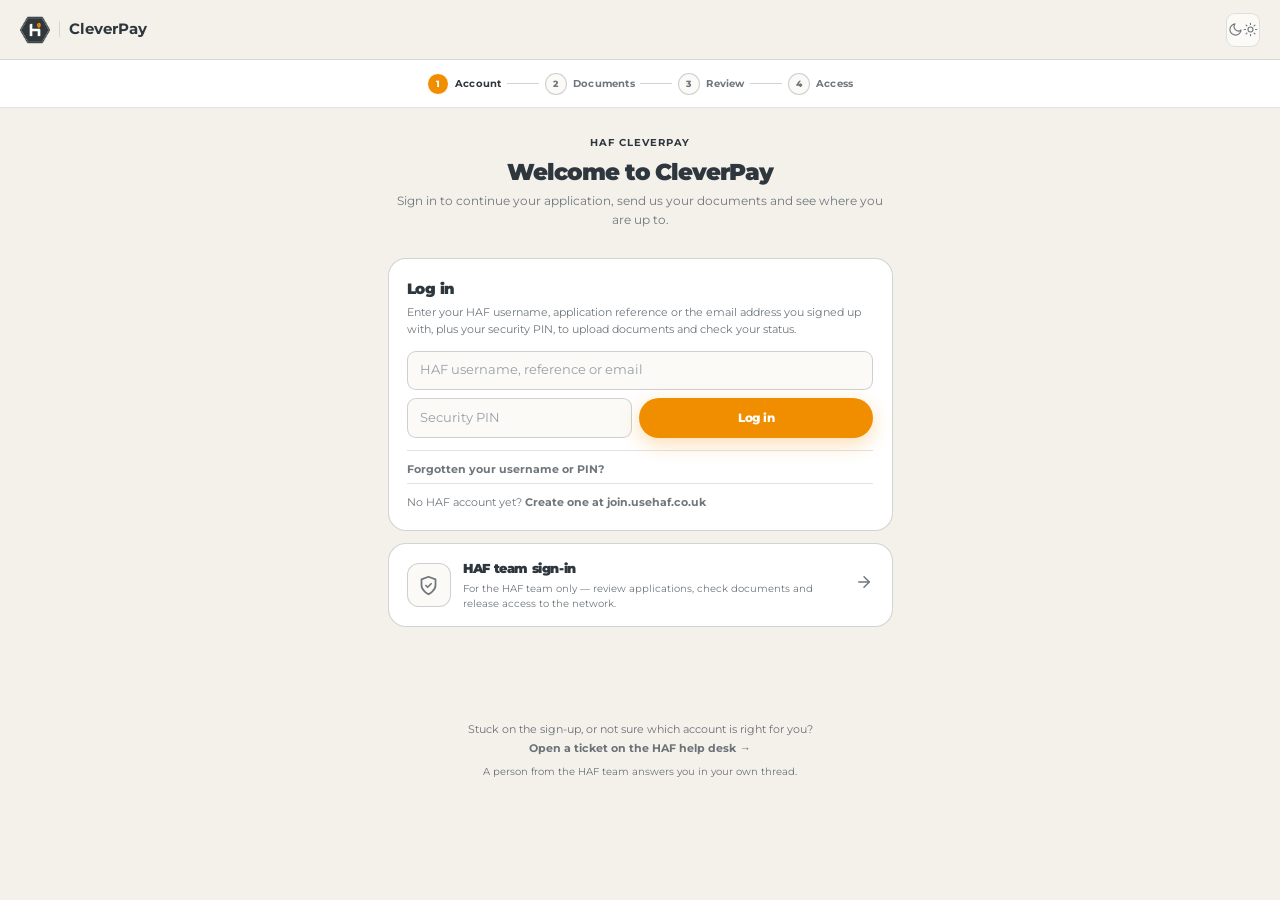
<file: index.html>
<!DOCTYPE html>
<html lang="en">
<head>
<meta charset="UTF-8">
<script src="/brand/haf-theme.js"></script>
<meta name="viewport" content="width=device-width, initial-scale=1.0">
<meta http-equiv="Cache-Control" content="no-cache, no-store, must-revalidate">
<title>Sign in — HAF CleverPay</title>
<link rel="stylesheet" href="index.css">
<link rel="stylesheet" href="/brand/haf-brand.css">
<link rel="stylesheet" href="/haf-bridge.css">
</head>
<body>

<header class="bar">
  <a href="index.html" class="logo">
    <span class="haf-logo"><img src="/haf-mark.png" alt="HAF" style="height:100%;width:auto;display:block"></span>
    <div class="logo-t">Clever<span>Pay</span></div>
  </a>
  <div class="bar-r">
    <button type="button" class="theme-btn" data-haf-theme-toggle aria-pressed="false" title="Switch to night"><svg class="haf-icon-moon" viewBox="0 0 24 24" fill="none" stroke="currentColor" stroke-width="1.8" stroke-linecap="round" stroke-linejoin="round"><path d="M21 12.8A9 9 0 1 1 11.2 3a7 7 0 0 0 9.8 9.8Z"/></svg><svg class="haf-icon-sun" viewBox="0 0 24 24" fill="none" stroke="currentColor" stroke-width="1.8" stroke-linecap="round" stroke-linejoin="round"><circle cx="12" cy="12" r="4"/><path d="M12 2v2M12 20v2M4.9 4.9l1.4 1.4M17.7 17.7l1.4 1.4M2 12h2M20 12h2M4.9 19.1l1.4-1.4M17.7 6.3l1.4-1.4"/></svg></button>
  </div>
</header>

<nav class="steps">
  <div class="step active"><div class="step-n">1</div><span class="step-l">Account</span></div>
  <div class="step-sep"></div>
  <div class="step"><div class="step-n">2</div><span class="step-l">Documents</span></div>
  <div class="step-sep"></div>
  <div class="step"><div class="step-n">3</div><span class="step-l">Review</span></div>
  <div class="step-sep"></div>
  <div class="step"><div class="step-n">4</div><span class="step-l">Access</span></div>
</nav>

<main class="page">

  <!-- Shown only to someone arriving from join.usehaf.co.uk with a plan already chosen -->
  <p id="join-carry" style="display:none;margin:0 0 1rem;padding:.85rem 1rem;border-radius:12px;
     background:rgba(241,142,0,.12);border:1px solid rgba(241,142,0,.35);font-size:.92rem;line-height:1.5"></p>

  <!-- Shown when we put back what somebody typed here before and did not finish.
       The "start again" link matters as much as the restore: a shared laptop, or
       a person filling this in for somebody else, must have a way to empty it. -->
  <p id="draft-note" style="display:none;margin:0 0 1rem;padding:.85rem 1rem;border-radius:12px;
     background:rgba(241,142,0,.12);border:1px solid rgba(241,142,0,.35);font-size:.92rem;line-height:1.5">
    We kept what you typed last time on this device, so you can carry on where you left off.
    Your security PIN is never saved, so you will need to choose it again.
    <a href="#" onclick="clearDraft(true);return false" style="color:var(--haf-orange-ink);font-weight:700">Start again with a blank form</a>
  </p>

  <!-- STEP A: Log in or sign up -->
  <div id="view-type">
    <div class="page-head">
      <div class="page-kicker">HAF CleverPay</div>
      <h1 class="page-title">Welcome to CleverPay</h1>
      <p class="page-sub">Sign in to continue your application, send us your documents and see where you are up to.</p>
    </div>

    <!-- LOG IN -->
    <div class="login-card">
      <div class="lc-title">Log in</div>
      <div class="lc-sub">Enter your HAF username, application reference or the email address you signed up with, plus your security PIN, to upload documents and check your status.</div>
      <div class="lc-row" style="margin-bottom:.55rem">
        <input class="fi" id="login-id" type="text" placeholder="HAF username, reference or email" autocomplete="username" onkeydown="if(event.key==='Enter')doLogin()">
      </div>
      <div class="lc-row">
        <input class="fi" id="login-pin" type="password" inputmode="numeric" maxlength="6" placeholder="Security PIN" autocomplete="current-password" onkeydown="if(event.key==='Enter')doLogin()">
        <button class="btn btn-or" onclick="doLogin()">Log in</button>
      </div>
      <div class="lc-err" id="login-err">No account found with that username, reference or email address — check it and try again.</div>
      <!-- A PIN nobody can replace is a locked door. The same link covers a
           forgotten username: the reset email is addressed to the person and
           names them, so it hands back both. -->
      <div class="lc-help">
        <a href="reset.html">Forgotten your username or PIN?</a>
      </div>
      <!-- Nobody who lands here without an account should hit a dead end: the
           one place a HAF account is opened is join.usehaf.co.uk, so say so. -->
      <div class="lc-help" style="margin-top:.35rem">
        No HAF account yet? <a href="https://join.usehaf.co.uk/">Create one at join.usehaf.co.uk</a>
      </div>
    </div>

    <!-- TEAM SIGN-IN — the second door on this page, and the only one left on it.
         Full width under the log-in card so the screen reads as two doors, not a
         card with a footnote. Deliberately quieter than the orange Log in button:
         almost everyone who lands here is an applicant, not staff. -->
    <a class="team-band" href="team.html">
      <div class="tb-icon">
        <svg viewBox="0 0 24 24"><path d="M12 22s8-4 8-10V5l-8-3-8 3v7c0 6 8 10 8 10z"/><polyline points="9 12 11 14 15 10"/></svg>
      </div>
      <div class="tb-body">
        <div class="tb-name">HAF team sign-in</div>
        <div class="tb-sub">For the HAF team only — review applications, check documents and release access to the network.</div>
      </div>
      <div class="tb-arrow"><svg viewBox="0 0 24 24"><line x1="5" y1="12" x2="19" y2="12"/><polyline points="12 5 19 12 12 19"/></svg></div>
    </a>

    <!-- The sign-up forms below stay in the page and stay reachable: someone
         arriving from join.usehaf.co.uk with a plan already chosen is dropped
         straight into their form. What has gone is the chooser — new accounts
         are opened at join.usehaf.co.uk now, not here. -->
    <div class="type-grid" hidden>
      <div class="type-card" id="card-driver" onclick="selectType('driver')">
        <div class="type-icon">
          <svg viewBox="0 0 24 24"><rect x="1" y="3" width="15" height="13" rx="1"/><polygon points="16 8 20 8 23 11 23 16 16 16 16 8"/><circle cx="5.5" cy="18.5" r="2.5"/><circle cx="18.5" cy="18.5" r="2.5"/></svg>
        </div>
        <div class="type-name">Owner Driver</div>
        <div class="type-desc">Single-person teams. Take courier and delivery jobs on your terms.</div>
      </div>
      <div class="type-card" id="card-fleet" onclick="selectType('fleet')">
        <div class="type-icon">
          <svg viewBox="0 0 24 24"><rect x="1" y="6" width="13" height="9" rx="1"/><polygon points="14 10 18 10 21 13 21 15 14 15 14 10"/><circle cx="5" cy="17.5" r="2"/><circle cx="17" cy="17.5" r="2"/><rect x="4" y="2" width="13" height="2.5" rx="1"/></svg>
        </div>
        <div class="type-name">Fleet / Courier Company</div>
        <div class="type-desc">Courier companies with fleets — or drivers with excess work. Put your drivers on the network.</div>
      </div>
      <div class="type-card" id="card-freight" onclick="selectType('freight')">
        <div class="type-icon">
          <svg viewBox="0 0 24 24"><path d="M21 16V8a2 2 0 0 0-1-1.73l-7-4a2 2 0 0 0-2 0l-7 4A2 2 0 0 0 3 8v8a2 2 0 0 0 1 1.73l7 4a2 2 0 0 0 2 0l7-4A2 2 0 0 0 21 16z"/><polyline points="3.27 6.96 12 12.01 20.73 6.96"/><line x1="12" y1="22.08" x2="12" y2="12"/></svg>
        </div>
        <div class="type-name">Find a Courier</div>
        <div class="type-desc">You arrange deliveries for your customers. Post their work and HAF drivers take it.</div>
      </div>
    </div>

    <div class="biz-band" id="card-business" hidden onclick="selectType('business')">
      <div class="type-icon" style="width:44px;height:44px;flex:none">
        <svg viewBox="0 0 24 24"><path d="M3 21h18"/><path d="M5 21V7l7-4 7 4v14"/><path d="M9 21v-4h6v4"/><path d="M9 10h.01M15 10h.01M9 14h.01M15 14h.01"/></svg>
      </div>
      <div class="bb-body">
        <div class="type-name">Business Account</div>
        <div class="type-desc">Use HAF KNECT to process your deliveries and put HAF drivers on your work. Purpose-built set up — <b>contact the HAF team</b> and we'll be in touch.</div>
      </div>
      <div class="bb-arrow"><svg viewBox="0 0 24 24"><line x1="5" y1="12" x2="19" y2="12"/><polyline points="12 5 19 12 12 19"/></svg></div>
    </div>

  </div>

  <!-- STEP B0: Business account routing -->
  <div id="view-business" class="form-section">
    <div class="page-head" style="text-align:left;margin-bottom:1.4rem">
      <div class="page-kicker">Business Account</div>
      <h1 class="page-title" style="font-size:1.35rem">Contact the HAF team</h1>
      <p class="page-sub" style="font-size:.8rem">Business accounts are purpose-built around how your company moves goods. Tell us a little about you, and the HAF team will be in contact to set everything up.</p>
    </div>

    <div id="biz-form">
      <div class="fg"><label class="fl" for="b-company">Company name *</label><input class="fi" id="b-company" type="text" autocomplete="organization"></div>
      <div class="fi-row">
        <div class="fg"><label class="fl" for="b-name">Your name *</label><input class="fi" id="b-name" type="text" autocomplete="name"></div>
        <div class="fg"><label class="fl" for="b-phone">Mobile number *</label><input class="fi" id="b-phone" type="tel" autocomplete="tel"></div>
      </div>
      <div class="fg"><label class="fl" for="b-email">Email address *</label><input class="fi" id="b-email" type="email" autocomplete="email"></div>
      <div class="fg"><label class="fl" for="b-notes">What do you need to move?</label><textarea class="fi" id="b-notes" rows="3" placeholder="e.g. daily stock transfers between two sites, ad-hoc pallet deliveries to customers…" style="resize:vertical;min-height:70px"></textarea></div>
      <div class="lc-err" id="biz-err" style="display:none"></div>
      <div class="btn-row" style="margin-top:1rem">
        <button type="button" class="btn btn-gh" onclick="backToType()">
          <svg viewBox="0 0 24 24"><line x1="19" y1="12" x2="5" y2="12"/><polyline points="12 19 5 12 12 5"/></svg>
          Back
        </button>
        <button type="button" class="btn btn-or" id="biz-send" onclick="submitEnquiry()">Send to the HAF team →</button>
      </div>
    </div>

    <div id="biz-done" style="display:none;text-align:center;padding:1.6rem 0">
      <div style="width:52px;height:52px;border-radius:50%;background:rgba(45,171,96,.12);border:1.5px solid rgba(45,171,96,.4);display:flex;align-items:center;justify-content:center;margin:0 auto 1rem">
        <svg viewBox="0 0 24 24" style="width:24px;height:24px;fill:none;stroke:#2dab60;stroke-width:2.5;stroke-linecap:round;stroke-linejoin:round"><polyline points="20 6 9 17 4 12"/></svg>
      </div>
      <div class="page-title" style="font-size:1.15rem;margin-bottom:.35rem">Enquiry sent — we'll be in contact</div>
      <p class="page-sub" style="font-size:.8rem;margin-bottom:.5rem">The HAF team has your details and will get back to you to set up your business account.</p>
      <p class="page-sub" style="font-size:.74rem">Your reference: <b id="biz-ref"></b></p>
      <div class="btn-row" style="margin-top:1.2rem;justify-content:center">
        <button type="button" class="btn btn-gh" onclick="backToType()">← Back to account types</button>
      </div>
    </div>
  </div>

  <!-- STEP B: Driver form -->
  <div id="view-driver" class="form-section">
    <div class="page-head" style="text-align:left;margin-bottom:1.4rem">
      <div class="page-kicker">Owner Driver Account</div>
      <h1 class="page-title" style="font-size:1.35rem">Your details</h1>
      <p class="page-sub" style="font-size:.8rem">All fields are required. Your information is held securely.</p>
    </div>

    <form id="driver-form" onsubmit="submitDriver(event)" novalidate>
      <div class="section-label">Personal details</div>

      <div class="fi-row">
        <div class="fg">
          <label class="fl">First name <span class="req">*</span></label>
          <input class="fi" id="d-fname" type="text" placeholder="e.g. Alex" autocomplete="given-name" required>
        </div>
        <div class="fg">
          <label class="fl">Last name <span class="req">*</span></label>
          <input class="fi" id="d-lname" type="text" placeholder="e.g. Johnson" autocomplete="family-name" required>
        </div>
      </div>

      <div class="fg">
        <label class="fl">Email address <span class="req">*</span></label>
        <input class="fi" id="d-email" type="email" placeholder="your@email.com" autocomplete="email" required>
      </div>

      <div class="fi-row">
        <div class="fg">
          <label class="fl">Mobile number <span class="req">*</span></label>
          <input class="fi" id="d-phone" type="tel" placeholder="+44 7700 000000" autocomplete="tel" required>
        </div>
        <div class="fg">
          <label class="fl">Date of birth <span class="req">*</span></label>
          <input class="fi" id="d-dob" type="date" required>
        </div>
      </div>

      <div class="section-label" style="margin-top:.5rem">Vehicle details</div>

      <div class="fi-row">
        <div class="fg">
          <label class="fl">Vehicle type <span class="req">*</span></label>
          <select class="fi" id="d-vtype" required>
            <option value="">Select type</option>
            <option>Small van</option>
            <option>Midi van</option>
            <option>SWB van</option>
            <option>MWB van</option>
            <option>LWB van</option>
            <option>XLWB van</option>
            <option>Luton</option>
            <option>Luton — tail lift</option>
          </select>
        </div>
        <div class="fg">
          <label class="fl">Vehicle registration <span class="req">*</span></label>
          <input class="fi" id="d-vreg" type="text" placeholder="e.g. AB12 CDE" style="text-transform:uppercase" required>
        </div>
      </div>

      <div class="section-label" style="margin-top:.5rem">Fleet operators</div>

      <div class="knect-toggle" id="fleet-toggle" onclick="toggleFleet()">
        <div class="kt-icon">
          <svg viewBox="0 0 24 24"><rect x="1" y="3" width="15" height="13" rx="1"/><polygon points="16 8 20 8 23 11 23 16 16 16 16 8"/><circle cx="5.5" cy="18.5" r="2.5"/><circle cx="18.5" cy="18.5" r="2.5"/></svg>
        </div>
        <div class="kt-body">
          <div class="kt-label">I operate a fleet</div>
          <div class="kt-sub" id="fleet-sub">Tap if you run more than one driver — we'll set your fleet up properly.</div>
        </div>
        <div class="kt-pill"><div class="kt-thumb"></div></div>
      </div>

      <div class="fg" id="fleet-size-wrap" style="display:none">
        <label class="fl">How many drivers do you currently have? <span class="req">*</span></label>
        <select class="fi" id="d-fleet-size">
          <option value="">Select</option>
          <option>2–3</option>
          <option>4–10</option>
          <option>11–25</option>
          <option>26+</option>
        </select>
        <div class="fi-hint">Fleet payment tiers are being finalised — we'll confirm yours after sign-up. Nothing to pay now.</div>
      </div>

      <!-- A fleet is a business, and HAF invoices the business rather than the
           person driving. The company number is also the only thing that proves a
           company is real: we check it against the public Companies House record,
           so a name ending in "Ltd" is never taken as read. -->
      <div id="fleet-co-wrap" style="display:none">
        <div class="fg">
          <label class="fl">Company name <span class="req">*</span></label>
          <input class="fi" id="d-company" type="text" placeholder="e.g. Arrow Connect Ltd">
        </div>
        <div class="fi-row">
          <div class="fg">
            <label class="fl">Companies House no. <span class="req">*</span></label>
            <input class="fi" id="d-crn" type="text" placeholder="e.g. 12345678">
            <div class="fi-hint">Eight characters, as it appears on the register.</div>
          </div>
          <div class="fg">
            <label class="fl">VAT number</label>
            <input class="fi" id="d-vat" type="text" placeholder="e.g. GB123456789">
            <div class="fi-hint">Optional — helps with invoice processing.</div>
          </div>
        </div>
      </div>

      <div class="section-label" style="margin-top:.5rem">HAF KNECT membership</div>

      <div class="knect-toggle" id="d-knect-toggle" onclick="toggleKnectDriver()">
        <div class="kt-icon">
          <svg viewBox="0 0 24 24"><path d="M12 2l3.09 6.26L22 9.27l-5 4.87 1.18 6.88L12 17.77l-6.18 3.25L7 14.14 2 9.27l6.91-1.01L12 2z"/></svg>
        </div>
        <div class="kt-body">
          <div class="kt-label">I have a HAF KNECT membership</div>
          <div class="kt-sub" id="d-knect-sub">Tap to confirm — members get priority access to work on the network. You can also join after you're approved.</div>
        </div>
        <div class="kt-pill"><div class="kt-thumb"></div></div>
      </div>

      <div class="section-label" style="margin-top:.5rem">Account security</div>

      <div class="uname-preview" id="d-uname-preview">
        <div class="up-label">Your HAF username</div>
        <div class="up-val" id="d-uname-val">—</div>
        <div class="up-hint">Save this — you'll log in to PLNA and HAF KNECT with it, plus the PIN you create below.</div>
      </div>

      <div class="fi-row">
        <div class="fg">
          <label class="fl">Create a PIN <span class="req">*</span></label>
          <input class="fi" id="d-pin" type="password" inputmode="numeric" maxlength="6" placeholder="4–6 digits" autocomplete="new-password" required>
        </div>
        <div class="fg">
          <label class="fl">Confirm PIN <span class="req">*</span></label>
          <input class="fi" id="d-pin2" type="password" inputmode="numeric" maxlength="6" placeholder="Re-enter PIN" autocomplete="new-password" required>
        </div>
      </div>
      <div class="fi-hint" style="margin-top:-.4rem;margin-bottom:.8rem">Both PINs must match. You'll use this PIN with your HAF username every time you log in. Keep it private.</div>

      <div class="terms-row">
        <input type="checkbox" id="d-terms" required>
        <label for="d-terms">I agree to the HAF <a href="https://legal.usehaf.co.uk/driver-terms" target="_blank">Driver &amp; Courier Network Terms</a> and <a href="https://legal.usehaf.co.uk/knect-terms" target="_blank">KNECT Platform Terms</a>, and confirm I have read the <a href="https://legal.usehaf.co.uk/privacy" target="_blank">Privacy Policy</a>.</label>
      </div>

      <div class="btn-row">
        <button type="button" class="btn btn-gh" onclick="backToType()">
          <svg viewBox="0 0 24 24"><line x1="19" y1="12" x2="5" y2="12"/><polyline points="12 19 5 12 12 5"/></svg>
          Back
        </button>
        <button type="submit" class="btn btn-or">
          Continue to documents
          <svg viewBox="0 0 24 24"><line x1="5" y1="12" x2="19" y2="12"/><polyline points="12 5 19 12 12 19"/></svg>
        </button>
      </div>

      <div class="sec-note">
        <svg viewBox="0 0 24 24"><rect x="3" y="11" width="18" height="11" rx="2" ry="2"/><path d="M7 11V7a5 5 0 0 1 10 0v4"/></svg>
        <p>Your data is encrypted and only used for compliance verification. It will not be shared with third parties.</p>
      </div>
    </form>
  </div>

  <!-- STEP C: Find a Courier form (role key stays `freight`) -->
  <div id="view-freight" class="form-section">
    <div class="page-head" style="text-align:left;margin-bottom:1.4rem">
      <div class="page-kicker">Find a Courier &middot; HAF KNECT</div>
      <h1 class="page-title" style="font-size:1.35rem">Company details</h1>
      <p class="page-sub" style="font-size:.8rem">All accounts operate on a pay-upfront basis. No credit lines.</p>
    </div>

    <form id="freight-form" onsubmit="submitFreight(event)" novalidate>
      <div class="section-label">Company information</div>

      <div class="fg">
        <label class="fl">Company name <span class="req">*</span></label>
        <input class="fi" id="f-company" type="text" placeholder="e.g. NorthFreight UK Ltd" required>
      </div>

      <div class="fi-row">
        <div class="fg">
          <label class="fl">Companies House no. <span class="req">*</span></label>
          <input class="fi" id="f-crn" type="text" placeholder="e.g. 12345678" required>
        </div>
        <div class="fg">
          <label class="fl">VAT number</label>
          <input class="fi" id="f-vat" type="text" placeholder="e.g. GB123456789">
          <div class="fi-hint">Optional — helps with invoice processing.</div>
        </div>
      </div>

      <div class="section-label" style="margin-top:.5rem">Contact details</div>

      <div class="fi-row">
        <div class="fg">
          <label class="fl">Your name <span class="req">*</span></label>
          <input class="fi" id="f-name" type="text" placeholder="Full name" autocomplete="name" required>
        </div>
        <div class="fg">
          <label class="fl">Job title</label>
          <input class="fi" id="f-title" type="text" placeholder="e.g. Operations Manager">
        </div>
      </div>

      <div class="fg">
        <label class="fl">Email address <span class="req">*</span></label>
        <input class="fi" id="f-email" type="email" placeholder="ops@yourcompany.com" autocomplete="email" required>
      </div>

      <div class="fg">
        <label class="fl">Mobile number <span class="req">*</span></label>
        <input class="fi" id="f-phone" type="tel" placeholder="+44 7700 000000" autocomplete="tel" required>
      </div>

      <div class="section-label" style="margin-top:.5rem">HAF KNECT membership</div>

      <div class="knect-toggle" id="knect-toggle" onclick="toggleKnect()">
        <div class="kt-icon">
          <svg viewBox="0 0 24 24"><path d="M12 2l3.09 6.26L22 9.27l-5 4.87 1.18 6.88L12 17.77l-6.18 3.25L7 14.14 2 9.27l6.91-1.01L12 2z"/></svg>
        </div>
        <div class="kt-body">
          <div class="kt-label">I have a HAF KNECT membership</div>
          <div class="kt-sub" id="knect-sub">Tap to confirm — you get a higher share of profit pooling in the network.</div>
        </div>
        <div class="kt-pill"><div class="kt-thumb"></div></div>
      </div>

      <div class="pool-info" id="pool-info">
        <div class="ri-row"><span class="ri-label">Standard pooling share</span><span class="ri-val" id="ri-standard">Loading…</span></div>
        <div class="ri-row"><span class="ri-label">Your KNECT member share</span><span class="ri-val highlight" id="ri-knect">Loading…</span></div>
        <div class="ri-row" style="border-top:1px solid var(--or-g);margin-top:.35rem;padding-top:.5rem"><span class="ri-label">Profit pooling in the network is coming soon — your share builds in your account and reduces future job costs.</span></div>
      </div>

      <div class="section-label" style="margin-top:.5rem">Account security</div>

      <div class="uname-preview" id="f-uname-preview">
        <div class="up-label">Your HAF company username</div>
        <div class="up-val" id="f-uname-val">—</div>
        <div class="up-hint">Save this — you'll log in to HAF KNECT with it, plus the PIN you create below.</div>
      </div>

      <div class="fi-row">
        <div class="fg">
          <label class="fl">Create a PIN <span class="req">*</span></label>
          <input class="fi" id="f-pin" type="password" inputmode="numeric" maxlength="6" placeholder="4–6 digits" autocomplete="new-password" required>
        </div>
        <div class="fg">
          <label class="fl">Confirm PIN <span class="req">*</span></label>
          <input class="fi" id="f-pin2" type="password" inputmode="numeric" maxlength="6" placeholder="Re-enter PIN" autocomplete="new-password" required>
        </div>
      </div>
      <div class="fi-hint" style="margin-top:-.4rem;margin-bottom:.8rem">Both PINs must match. You'll use this PIN with your company username every time you log in. Keep it private.</div>

      <div class="terms-row">
        <input type="checkbox" id="f-terms" required>
        <label for="f-terms">I agree to the HAF <a href="https://legal.usehaf.co.uk/knect-terms" target="_blank">KNECT Platform Terms</a> and confirm I have read the <a href="https://legal.usehaf.co.uk/privacy" target="_blank">Privacy Policy</a>. All freight accounts are pay-upfront — no credit terms.</label>
      </div>

      <div class="btn-row">
        <button type="button" class="btn btn-gh" onclick="backToType()">
          <svg viewBox="0 0 24 24"><line x1="19" y1="12" x2="5" y2="12"/><polyline points="12 19 5 12 12 5"/></svg>
          Back
        </button>
        <button type="submit" class="btn btn-or">
          Continue to documents
          <svg viewBox="0 0 24 24"><line x1="5" y1="12" x2="19" y2="12"/><polyline points="12 5 19 12 12 19"/></svg>
        </button>
      </div>

      <div class="sec-note">
        <svg viewBox="0 0 24 24"><rect x="3" y="11" width="18" height="11" rx="2" ry="2"/><path d="M7 11V7a5 5 0 0 1 10 0v4"/></svg>
        <p>Your data is encrypted and only used for compliance verification.</p>
      </div>
    </form>
  </div>

</main>

<!-- Same help route as the status page. Somebody who cannot finish the sign-up
     form has nowhere else to turn, so it sits here too. -->
<div style="text-align:center;padding:1.6rem 1rem 2.2rem;font-family:Montserrat,Arial,sans-serif;font-size:.8rem;line-height:1.7;color:#6b7278">
  Stuck on the sign-up, or not sure which account is right for you?<br>
  <a href="https://discord.gg/NcFbRHnCcq" target="_blank" rel="noopener" style="color:var(--haf-orange-ink);font-weight:700;text-decoration:none">Open a ticket on the HAF help desk →</a>
  <div style="margin-top:.35rem;font-size:.72rem">A person from the HAF team answers you in your own thread.</div>
</div>

<script src="api.js"></script>
<script src="index.js"></script>
</body>
</html>
</file>
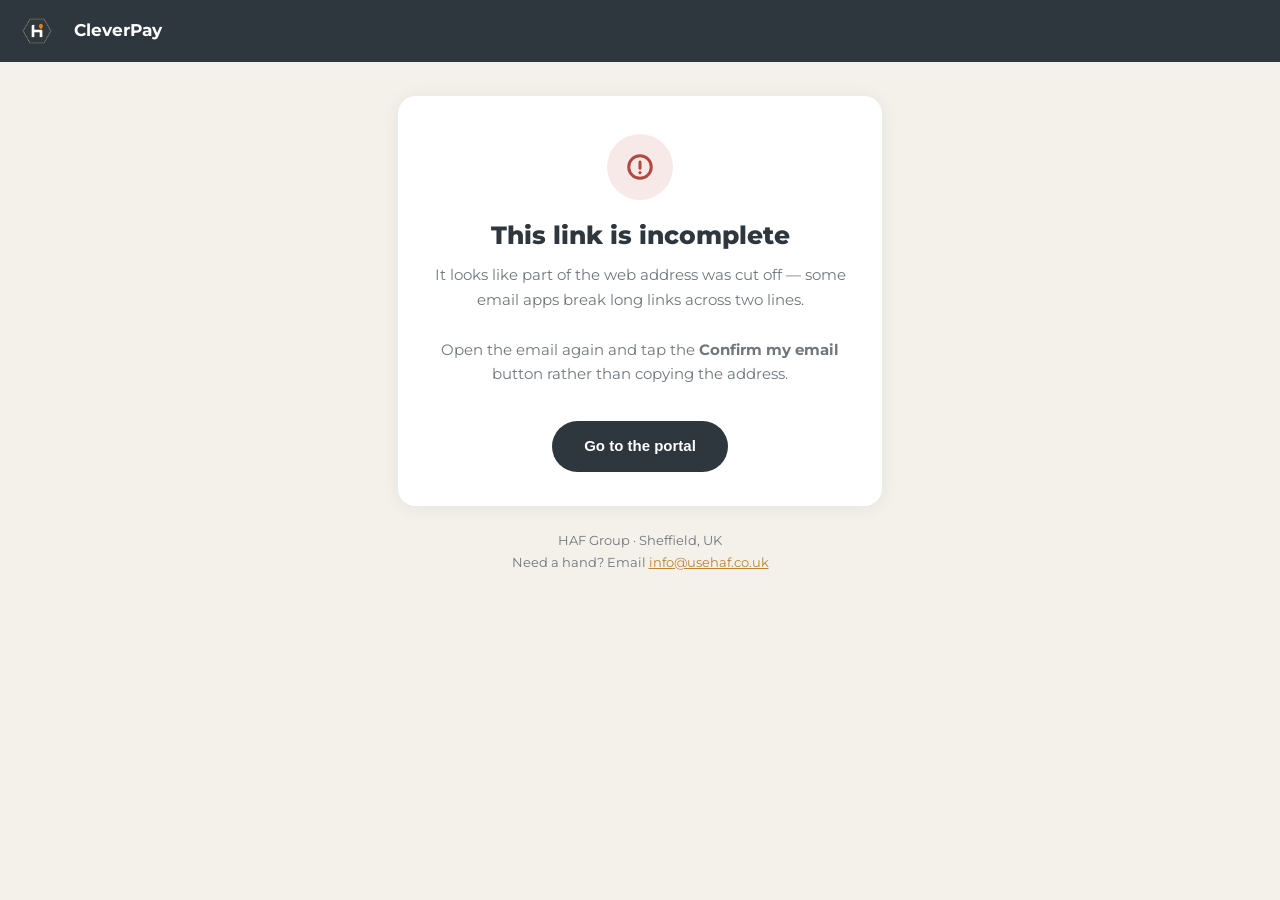
<file: confirm.html>
<!DOCTYPE html>
<html lang="en" data-haf-page="letter">
<head>
<meta charset="UTF-8">
<script src="/brand/haf-theme.js"></script>
<meta name="viewport" content="width=device-width, initial-scale=1.0">
<meta name="robots" content="noindex,nofollow">
<meta http-equiv="Cache-Control" content="no-cache, no-store, must-revalidate">
<title>Confirm your email — HAF CleverPay</title>
<link rel="stylesheet" href="/brand/haf-brand.css">
<style>
*{box-sizing:border-box}
body{margin:0;background:var(--haf-bg);color:var(--haf-ink);font-family:Inter,Montserrat,Arial,sans-serif;-webkit-font-smoothing:antialiased}
.bar{background:var(--haf-grey);padding:16px 22px;display:flex;align-items:center}
.logo{display:flex;align-items:center;gap:10px;text-decoration:none}
.logo-m{background:var(--haf-orange);color:#fff;font-family:Montserrat,Arial,sans-serif;font-weight:800;font-size:18px;width:34px;height:34px;line-height:34px;text-align:center;border-radius:9px}
.logo-t{color:#fff;font-family:Montserrat,Arial,sans-serif;font-weight:800;font-size:17px;letter-spacing:.5px}
.logo-t span{color:var(--haf-orange-ink)}
.page{max-width:520px;margin:0 auto;padding:34px 18px 60px}
.card{background:var(--haf-surface-2);border-radius:18px;padding:38px 30px 34px;text-align:center;box-shadow:0 2px 18px rgba(30,37,43,.07)}
.icon{width:66px;height:66px;border-radius:50%;margin:0 auto 20px;display:flex;align-items:center;justify-content:center}
.icon svg{width:30px;height:30px;fill:none;stroke-width:2.4;stroke-linecap:round;stroke-linejoin:round}
.icon.wait{background:var(--haf-caution-wash);color:var(--haf-orange-ink)}
.icon.good{background:var(--haf-positive-wash);color:var(--haf-positive)}
.icon.bad{background:var(--haf-negative-wash);color:var(--haf-negative)}
h1{font-family:Montserrat,Arial,sans-serif;font-weight:800;font-size:25px;line-height:1.25;margin:0 0 12px}
p{font-size:15px;line-height:1.65;color:var(--haf-ink-muted);margin:0 0 14px}
.ref{display:inline-block;background:var(--haf-surface);border-radius:11px;padding:9px 16px;font-family:Montserrat,Arial,sans-serif;font-weight:800;letter-spacing:1.2px;font-size:15px;color:var(--haf-ink);margin-top:4px}
.btn{display:inline-block;margin-top:20px;background:var(--haf-orange);color:#fff;text-decoration:none;font-weight:700;font-size:15px;padding:14px 32px;border-radius:999px;border:0;cursor:pointer;font-family:Inter,Arial,sans-serif}
.btn.dark{background:var(--haf-grey)}
.next{margin-top:24px;background:var(--haf-surface);border-radius:14px;padding:18px 20px;text-align:left}
.next h2{font-family:Montserrat,Arial,sans-serif;font-size:14px;font-weight:800;margin:0 0 8px;color:var(--haf-ink)}
.next p{font-size:13.5px;margin:0;color:var(--haf-ink-muted)}
.foot{text-align:center;color:var(--haf-ink-muted);font-size:12.5px;line-height:1.8;padding-top:24px}
.foot a{color:var(--haf-caution)}
.spin{animation:sp 1.1s linear infinite;transform-origin:50% 50%}
@keyframes sp{to{transform:rotate(360deg)}}
@media(max-width:420px){.card{padding:30px 20px 28px}h1{font-size:22px}}
</style>
<link rel="stylesheet" href="/haf-bridge.css">
</head>
<body>

<header class="bar">
  <a href="index.html" class="logo">
    <span class="haf-logo haf-logo--on-dark"><img src="/haf-mark.png" alt="HAF" style="height:100%;width:auto;display:block"></span>
    <div class="logo-t">Clever<span>Pay</span></div>
  </a>
</header>

<main class="page">
  <div class="card">
    <div class="icon wait" id="ic">
      <svg viewBox="0 0 24 24" class="spin"><circle cx="12" cy="12" r="9" stroke="currentColor" stroke-dasharray="42 14"/></svg>
    </div>
    <h1 id="ttl">Confirming your email…</h1>
    <p id="msg">One moment — we're checking your link.</p>
    <div id="extra"></div>
  </div>
  <div class="foot">
    HAF Group &middot; Sheffield, UK<br>
    Need a hand? Email <a href="mailto:info@usehaf.co.uk">info@usehaf.co.uk</a>
  </div>
</main>

<script>
/* Self-serve email confirmation.
   The applicant's browser calls one database function with the token from their
   own email. The public key can do nothing else with it — it cannot read the
   applications table, cannot list references, and cannot set the flag without a
   token it could only have got from that person's inbox. */
var SB_URL='https://jsdwvogsxlnczzbefwgp.supabase.co';
var SB_ANON='eyJhbGciOiJIUzI1NiIsInR5cCI6IkpXVCJ9.eyJpc3MiOiJzdXBhYmFzZSIsInJlZiI6ImpzZHd2b2dzeGxuY3p6YmVmd2dwIiwicm9sZSI6ImFub24iLCJpYXQiOjE3ODEzODgyMzYsImV4cCI6MjA5Njk2NDIzNn0.pxqM-Oh4f_3PlqCbKIKvcKZnNRUZ1ASKqqdNg78M_4M';

var ICONS={
  good:'<svg viewBox="0 0 24 24"><polyline points="20 6 9 17 4 12" stroke="currentColor"/></svg>',
  bad:'<svg viewBox="0 0 24 24"><circle cx="12" cy="12" r="9" stroke="currentColor"/><line x1="12" y1="8" x2="12" y2="13" stroke="currentColor"/><line x1="12" y1="16.4" x2="12" y2="16.5" stroke="currentColor"/></svg>'
};

function qs(k){
  var m=new RegExp('[?&]'+k+'=([^&#]*)').exec(window.location.search);
  return m?decodeURIComponent(m[1].replace(/\+/g,' ')):'';
}
function paint(kind,title,message,extra){
  var ic=document.getElementById('ic');
  ic.className='icon '+(kind==='good'?'good':'bad');
  ic.innerHTML=ICONS[kind==='good'?'good':'bad'];
  document.getElementById('ttl').textContent=title;
  document.getElementById('msg').innerHTML=message;
  document.getElementById('extra').innerHTML=extra||'';
}
/* Never show the raw reference back unless we know the link was genuine —
   echoing whatever is in the address bar would turn this page into a mirror
   for anything a stranger typed. */
function refBox(ref){return '<div class="ref">'+ref.replace(/[^A-Za-z0-9-]/g,'').toUpperCase()+'</div>';}

var HELP='If you got this link in an email from us and it isn\'t working, just reply to that email and we\'ll sort it out.';

function run(){
  var ref=qs('ref'), tok=qs('t');
  if(!ref||!tok){
    paint('bad','This link is incomplete',
      'It looks like part of the web address was cut off — some email apps break long links across two lines.<br><br>Open the email again and tap the <b>Confirm my email</b> button rather than copying the address.',
      '<a class="btn dark" href="index.html">Go to the portal</a>');
    return;
  }
  var xhr=new XMLHttpRequest();
  xhr.open('POST',SB_URL+'/rest/v1/rpc/cleverpay_confirm_email',true);
  xhr.setRequestHeader('Content-Type','application/json');
  xhr.setRequestHeader('apikey',SB_ANON);
  xhr.setRequestHeader('Authorization','Bearer '+SB_ANON);
  xhr.onload=function(){
    var r={};
    try{r=JSON.parse(xhr.responseText)}catch(e){}
    if(xhr.status<200||xhr.status>=300){
      paint('bad','We couldn\'t reach us just now',
        'Nothing is wrong with your link — our end didn\'t answer. Please try again in a minute.',
        '<button class="btn" onclick="run()">Try again</button>');
      return;
    }
    if(r.ok){
      var hi=r.fname?('Thanks, '+r.fname.charAt(0)+r.fname.slice(1).toLowerCase()+' — your'):'Your';
      var done=r.already
        ? hi+' email address was already confirmed. Nothing more to do.'
        : hi+' email address is confirmed.';
      paint('good', r.already?'Already confirmed':'Email confirmed',
        done,
        refBox(ref)+
        '<div class="next"><h2>Your next step</h2><p>'+
        (r.status==='approved'
          ? 'Sign in to see which HAF services are open for your account.'
          : r.status==='rejected'
            ? 'Sign in to see the decision and the route available to you.'
            : 'Sign in to see exactly what is complete, upload anything we need and follow your review.')+
        '</p></div>'+
        '<a class="btn" href="index.html">Sign in to my HAF account</a>');
      return;
    }
    if(r.reason==='expired'){
      paint('bad','This link has expired',
        'Confirmation links last 30 days. Reply to any email from us and we\'ll send you a fresh one straight away.',
        '<a class="btn dark" href="status.html">Check my application</a>');
    } else if(r.reason==='blocked'){
      paint('bad','We can\'t confirm this account',
        'Please email <a href="mailto:info@usehaf.co.uk">info@usehaf.co.uk</a> and we\'ll pick it up with you directly.','');
    } else {
      paint('bad','This link doesn\'t work',
        'It may have been typed by hand, cut in half by an email app, or replaced by a newer one.<br><br>'+HELP,
        '<a class="btn dark" href="status.html">Check my application</a>');
    }
  };
  xhr.onerror=function(){
    paint('bad','We couldn\'t reach us just now',
      'Nothing is wrong with your link — our end didn\'t answer. Please try again in a minute.',
      '<button class="btn" onclick="run()">Try again</button>');
  };
  xhr.send(JSON.stringify({p_ref:ref,p_token:tok}));
}
run();
</script>
</body>
</html>
</file>
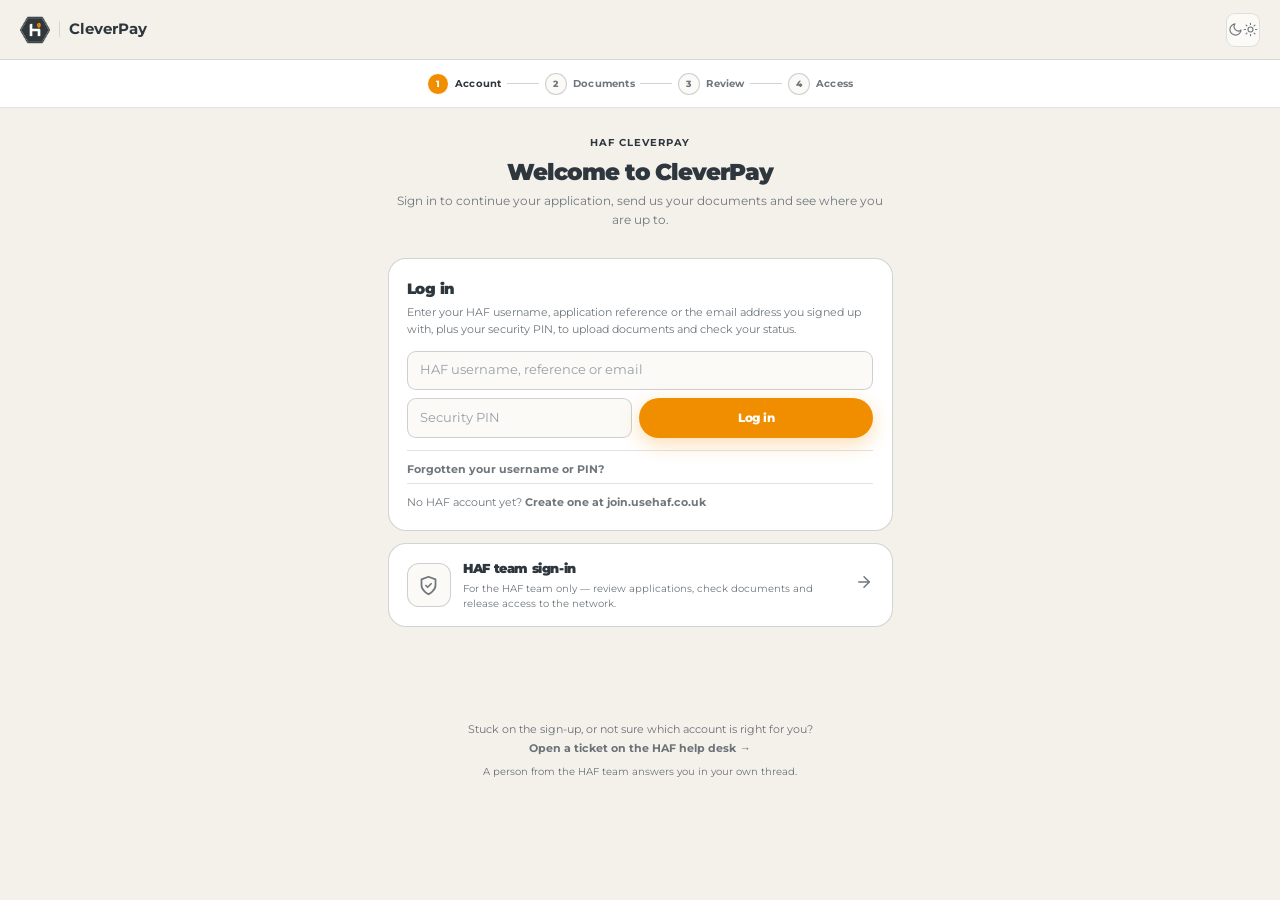
<file: docs.html>
<!DOCTYPE html>
<html lang="en">
<head>
<meta charset="UTF-8">
<script src="/brand/haf-theme.js"></script>
<meta name="viewport" content="width=device-width, initial-scale=1.0">
<meta http-equiv="Cache-Control" content="no-cache, no-store, must-revalidate">
<title>Upload Documents — HAF CleverPay</title>
<link rel="stylesheet" href="docs.css">
<link rel="stylesheet" href="/brand/haf-brand.css">
<link rel="stylesheet" href="/haf-bridge.css">
</head>
<body>

<header class="bar">
  <a href="index.html" class="logo">
    <span class="haf-logo"><img src="/haf-mark.png" alt="HAF" style="height:100%;width:auto;display:block"></span>
    <div class="logo-t">Clever<span>Pay</span></div>
  </a>
  <button type="button" class="theme-btn" data-haf-theme-toggle aria-pressed="false" title="Switch to night"><svg class="haf-icon-moon" viewBox="0 0 24 24" fill="none" stroke="currentColor" stroke-width="1.8" stroke-linecap="round" stroke-linejoin="round"><path d="M21 12.8A9 9 0 1 1 11.2 3a7 7 0 0 0 9.8 9.8Z"/></svg><svg class="haf-icon-sun" viewBox="0 0 24 24" fill="none" stroke="currentColor" stroke-width="1.8" stroke-linecap="round" stroke-linejoin="round"><circle cx="12" cy="12" r="4"/><path d="M12 2v2M12 20v2M4.9 4.9l1.4 1.4M17.7 17.7l1.4 1.4M2 12h2M20 12h2M4.9 19.1l1.4-1.4M17.7 6.3l1.4-1.4"/></svg></button>
</header>

<nav class="steps">
  <div class="step done"><div class="step-n">✓</div><span class="step-l">Account</span></div>
  <div class="step-sep done"></div>
  <div class="step active"><div class="step-n">2</div><span class="step-l">Documents</span></div>
  <div class="step-sep"></div>
  <div class="step"><div class="step-n">3</div><span class="step-l">Review</span></div>
  <div class="step-sep"></div>
  <div class="step"><div class="step-n">4</div><span class="step-l">Access</span></div>
</nav>

<main class="page">
  <div class="page-head">
    <div class="page-kicker" id="page-kicker">Driver Account</div>
    <h1 class="page-title">Upload your documents</h1>
    <p class="page-sub" id="page-sub">We need these to verify your compliance before activating your account. All files are encrypted.</p>
  </div>

  <div class="ref-strip">
    <div>
      <div class="ref-label">Application reference</div>
      <div class="ref-val" id="ref-val">Loading…</div>
    </div>
    <div>
      <div class="ref-label">Account type</div>
      <div class="ref-val" id="type-val">—</div>
    </div>
  </div>

  <div class="upload-progress">
    <div class="up-head">
      <span class="up-label">Documents uploaded</span>
      <span class="up-count" id="up-count">0 / 0</span>
    </div>
    <div class="up-bar"><div class="up-fill" id="up-fill" style="width:0%"></div></div>
  </div>

  <!-- Founders code banner — shown only if applicant selected a tier -->
  <div id="founders-code-banner" style="display:none;background:rgba(241,142,0,.10);border:1.5px solid var(--or);border-radius:13px;padding:1rem 1.1rem;margin-bottom:1.1rem">
    <div style="font-size:.68rem;font-weight:700;color:var(--haf-orange-ink);letter-spacing:.06em;text-transform:uppercase;margin-bottom:.3rem">Your founders deal is locked in</div>
    <div style="font-size:.85rem;color:var(--tx);margin-bottom:.5rem"><strong id="fcb-stage">—</strong> tier &nbsp;·&nbsp; <strong id="fcb-months">—</strong> PLNA Pro free</div>
    <div style="font-size:.7rem;color:var(--mu);margin-bottom:.35rem">Your personal discount code:</div>
    <div id="fcb-code" style="font-size:1.2rem;font-weight:800;color:var(--haf-orange-ink);letter-spacing:.14em;font-family:monospace">—</div>
    <div style="font-size:.68rem;color:var(--mu);margin-top:.35rem">Screenshot or copy this — it'll also be in your approval email. Code is unique to you.</div>
  </div>

  <!-- Driving record check — anyone who drives, filled in rather than uploaded -->
  <div id="rec-check" style="display:none">
    <div class="section-label">Driving record check</div>
    <div class="rc-block" id="rc-block">
      <div class="rc-lead">A photo of your licence shows us the card. It doesn't show us your <strong>record</strong> — any points, or whether the licence is still valid. GOV.UK lets you share that yourself with a check code, and it's the only way we're allowed to see it.</div>

      <div class="rc-how">
        <div class="rc-how-t">How to get your check code — about two minutes</div>
        <ol>
          <li>Open the GOV.UK page below.</li>
          <li>Enter your driving licence number, your National Insurance number and the postcode on your licence.</li>
          <li>Choose <strong>"Get a code to share your driving record"</strong>.</li>
          <li>Copy the 8-character code it gives you into the box below.</li>
        </ol>
        <a class="rc-govlink" href="https://www.gov.uk/view-driving-licence" target="_blank" rel="noopener">
          <svg viewBox="0 0 24 24"><path d="M18 13v6a2 2 0 0 1-2 2H5a2 2 0 0 1-2-2V8a2 2 0 0 1 2-2h6"/><polyline points="15 3 21 3 21 9"/><line x1="10" y1="14" x2="21" y2="3"/></svg>
          View or share your driving licence on GOV.UK
        </a>
      </div>

      <div class="rc-field">
        <label class="rc-label" for="rc-lic">Driving licence number</label>
        <span class="rc-sub">The 16 characters printed at <strong>5</strong> on the front of your photocard. We need this as well as the code — the code doesn't work on its own.</span>
        <input class="rc-input" id="rc-lic" type="text" maxlength="20" autocomplete="off" spellcheck="false" placeholder="MORGA657054SM9IJ">
        <div class="rc-err" id="err-rc-lic"></div>
      </div>

      <div class="rc-field">
        <label class="rc-label" for="rc-code">DVLA check code</label>
        <span class="rc-sub">8 letters and numbers from the GOV.UK page. Enter it exactly as shown — it's case sensitive, and it expires 21 days after you create it.</span>
        <input class="rc-input" id="rc-code" type="text" maxlength="12" autocomplete="off" spellcheck="false" placeholder="Ab12 3Cd4">
        <div class="rc-err" id="err-rc-code"></div>
      </div>

      <div class="rc-field">
        <label class="rc-label" for="rc-ni">National Insurance number</label>
        <span class="rc-sub">You need it to create the code above, and we need it to set your payments up.</span>
        <input class="rc-input" id="rc-ni" type="text" maxlength="13" autocomplete="off" spellcheck="false" placeholder="AB 12 34 56 C">
        <div class="rc-err" id="err-rc-ni"></div>
      </div>
    </div>
  </div>

  <div id="doc-section"></div>

  <div class="info-box">
    <svg viewBox="0 0 24 24"><circle cx="12" cy="12" r="10"/><line x1="12" y1="8" x2="12" y2="12"/><line x1="12" y1="16" x2="12.01" y2="16"/></svg>
    <span>Optional documents can be uploaded later via your CleverPay account. Required documents must be in place before activation.</span>
  </div>

  <!-- The single most useful sentence on this page: it is what stops somebody
       who has run out of time from feeling they have to do it all again. -->
  <div class="info-box">
    <svg viewBox="0 0 24 24"><path d="M19 21H5a2 2 0 0 1-2-2V5a2 2 0 0 1 2-2h11l5 5v11a2 2 0 0 1-2 2z"/><polyline points="17 21 17 13 7 13 7 21"/><polyline points="7 3 7 8 15 8"/></svg>
    <span>Every document is saved the moment you upload it. You can close this page and log back in with your HAF username and PIN to carry on where you left off.</span>
  </div>

  <div class="btn-row">
    <button class="btn btn-gh" onclick="history.back()">
      <svg viewBox="0 0 24 24"><line x1="19" y1="12" x2="5" y2="12"/><polyline points="12 19 5 12 12 5"/></svg>
      Back
    </button>
    <button class="btn btn-or" id="submit-btn" onclick="submitDocs()" disabled>
      Submit application
      <svg viewBox="0 0 24 24"><line x1="5" y1="12" x2="19" y2="12"/><polyline points="12 5 19 12 12 19"/></svg>
    </button>
  </div>
</main>

<script src="api.js"></script>
<script>
function toggleTheme(){
  const h = document.documentElement;
  h.dataset.theme = h.dataset.theme === 'dark' ? 'light' : 'dark';
}

/* Full UK-compliant document sets — fallback if the live config can't be reached */
const DEFAULT_DRIVER_DOCS = [
  {id:'dl-front',     name:"Driving licence — front",           hint:"Front of your DVLA photocard. Must show the correct category (B for vans, C1 for vehicles 3.5–7.5T, C for lorries).",            req:true},
  {id:'dl-back',      name:"Driving licence — back",            hint:"Back of the photocard showing your vehicle categories and any endorsements.",                                                       req:true},
  {id:'h-r-ins',      name:"Hire & Reward insurance",           hint:"A specific courier/delivery policy is required. Standard business use or social/domestic policies do not cover paid delivery work.", req:true},
  {id:'mot',          name:"MOT certificate",                   hint:"Must be current and valid. All vehicles over 3 years old must hold a valid annual MOT.",                                            req:true},
  {id:'right-work',   name:"Right to work evidence",            hint:"UK or Irish passport, biometric residence permit, or your Home Office online share code.",                                         req:true},
  {id:'git-ins',      name:"Goods in Transit insurance",        hint:"Covers cargo in your vehicle against theft, loss or damage. Minimum £10,000 recommended; most HAF contracts require more.",       req:false},
  {id:'pub-liability',name:"Public liability insurance",        hint:"Minimum £1 million per claim. Covers third-party injury or property damage arising from your work.",                               req:false},
  {id:'dbs',          name:"DBS check certificate",             hint:"Basic DBS disclosing unspent convictions. Enhanced DBS required if delivering to schools or care homes.",                          req:false},
  {id:'hmrc-utr',     name:"HMRC self-employment registration", hint:"Your UTR (Unique Taxpayer Reference) from HMRC — a 10-digit number confirming you are registered as self-employed.",              req:false},
  {id:'driver-cpc',   name:"Driver CPC / DQC card",            hint:"Required only if you drive vehicles over 3,500kg (lorries, HGVs). Not needed for standard van drivers.",                         req:false},
  {id:'operator-lic', name:"Operator's licence",               hint:"Required for vehicles over 3,500kg used for hire-and-reward work. Not needed for standard van/car couriers.",                     req:false},
];
const DEFAULT_FREIGHT_DOCS = [
  {id:'incorp',       name:"Certificate of Incorporation",      hint:"Your Companies House certificate confirming the business is registered in the UK.",                                                req:true},
  {id:'pub-liability',name:"Public liability insurance",        hint:"Minimum £1 million per claim. GOV.UK guidance requires all freight forwarding businesses to hold this.",                          req:true},
  {id:'emp-liability',name:"Employer's liability insurance",    hint:"Minimum £5 million per claim. Required by law if your company employs anyone — even one member of staff.",                        req:true},
  {id:'biz-address',  name:"Proof of business address",        hint:"Utility bill or bank letter dated within 3 months, showing your registered trading address.",                                      req:true},
  {id:'eori',         name:"EORI number confirmation",         hint:"Your GB EORI number from HMRC (format: GB + 12 digits). Required if you make or arrange customs declarations.",                    req:false},
  {id:'prof-indem',   name:"Professional indemnity insurance", hint:"Covers claims arising from errors or omissions in your customs or logistics services causing client loss.",                         req:false},
  {id:'git-cargo',    name:"Goods in Transit / cargo insurance",hint:"Covers clients' cargo for loss, theft or damage while in your care. Required under BIFA Standard Trading Conditions.",            req:false},
  {id:'cmr-ins',      name:"CMR insurance certificate",        hint:"Required for international road freight. Covers liability under the CMR Convention (8.33 SDR per kg for loss or damage).",        req:false},
  {id:'vat-cert',     name:"VAT registration certificate",     hint:"Required if your business is VAT registered. Threshold from April 2024: £90,000 taxable turnover in 12 months.",                  req:false},
  {id:'bifa',         name:"BIFA membership certificate",      hint:"British International Freight Association membership — industry standard and expected by most commercial clients.",                  req:false},
  {id:'id-passport',  name:"Passport — proof of person",       hint:"The photo page of the passport of your director, owner or named contact. Confirms who is behind the business.",                     req:false},
  {id:'id-licence',   name:"Driving licence — proof of person",hint:"Photocard of your director, owner or named contact. Accepted instead of a passport as photo ID.",                                   req:false},
  {id:'id-utility',   name:"Utility bill — proof of person",   hint:"Gas, electricity, water, broadband or council tax bill dated within 3 months, in that person's own name at their home address.",    req:false},
];

/* Which set of documents an account is asked for.
   There are two sets saved by the team — driver and freight — and four account
   types. A fleet or courier company hands over the same paperwork as an owner
   driver, and that is already the rule the API works to (missingRequired in
   cleverpay-api.js). This page used to key straight off the account type, so a
   fleet arriving from Join HAF fell through to the freight list and was asked
   for a certificate of incorporation and a BIFA membership instead of a licence,
   insurance and an MOT — a different list from the one the team was chasing. */
function docSetFor(type){ return type === 'freight' ? 'freight' : 'driver'; }
const TYPE_LABELS = {
  driver: 'Driver', fleet: 'Fleet / Courier Company',
  freight: 'Find a Courier', business: 'Business',
};

async function getDocList(type){
  const set = docSetFor(type);
  const fallback = set==='driver'?DEFAULT_DRIVER_DOCS:DEFAULT_FREIGHT_DOCS;
  const r = await cpApi('/config');
  const cfg = r.ok ? r.body : null;
  if(cfg&&cfg[set]&&Array.isArray(cfg[set].docs)){
    /* the team's saved choices win; anything added to the built-in set since is appended */
    const merged = cpMergeDocList(cfg[set].docs, fallback.map(d=>({id:d.id,name:d.name,hint:d.hint,status:d.req?'required':'optional'})));
    return merged.filter(d=>d.status!=='hidden').map(d=>({id:d.id,name:d.name,hint:d.hint,req:d.status==='required'}));
  }
  return fallback;
}

const DRIVER_DOCS = [];   /* populated at load time from config */
const FREIGHT_DOCS = [];  /* populated at load time from config */

const uploaded = {};
let totalReq = 0;
let app = null;

/* ── driving record check ──
   Same rules as the API enforces, checked here first so somebody typing their
   licence number from memory is told immediately rather than at the last click.
   The check code is NOT upper-cased on the way through: DVLA codes are case
   sensitive and "tidying" them breaks the lookup at the other end. */
const RC = {
  lic:  {re:/^[A-Z9]{5}\d{6}[A-Z9]{2}\d[A-Z]{2}$/, up:true,
         msg:"That doesn't look like a licence number — it's 16 characters, at 5 on the front of your photocard."},
  code: {re:/^[A-Za-z0-9]{8}$/, up:false,
         msg:"A check code is 8 letters and numbers. Copy it exactly as GOV.UK showed it."},
  ni:   {re:/^[A-CEGHJ-PR-TW-Z][A-CEGHJ-NPR-TW-Z]\d{6}[A-D]$/, up:true,
         msg:"That doesn't look right — two letters, six numbers, then one letter, like AB123456C."},
};
const rcClean = (k,v) => { const s = String(v||'').replace(/[\s-]/g,''); return RC[k].up ? s.toUpperCase() : s; };
const rcValue  = k => rcClean(k, (document.getElementById('rc-'+k)||{}).value);
const rcValid  = k => RC[k].re.test(rcValue(k));
/* WHO IS ASKED FOR A DRIVING RECORD — Brent, 11 Sep: "We need to allow the
   owner to have a PLNA but we need to capture the information to continue."
   The driving record belongs to a PERSON who drives, not to an account type.
   A fleet's owner drives — that is the whole point of giving them a PLNA — so
   a fleet is asked for exactly what an owner driver is asked for. It is the
   same line the document list already draws (a fleet hands over a driver's
   paperwork), so the two can never disagree about what a fleet owes us.
   Additional fleet drivers are different people and carry their own records. */
const needsRecord = () => app && (app.type === 'driver' || app.type === 'fleet');

function rcCheck(k, touched){
  const input = document.getElementById('rc-'+k);
  const err   = document.getElementById('err-rc-'+k);
  if(!input) return false;
  const raw = rcValue(k);
  const good = RC[k].re.test(raw);
  input.classList.toggle('ok', good);
  /* only scold once they have stopped typing — never mid-keystroke */
  const bad = touched && !!raw && !good;
  input.classList.toggle('bad', bad);
  err.textContent = bad ? RC[k].msg : '';
  err.classList.toggle('show', bad);
  return good;
}
const rcComplete = () => !needsRecord() || ['lic','code','ni'].every(rcValid);
function rcDone(){ return needsRecord() ? ['lic','code','ni'].filter(rcValid).length : 0; }

function wireRecordCheck(){
  document.getElementById('rec-check').style.display = '';
  ['lic','code','ni'].forEach(k => {
    const el = document.getElementById('rc-'+k);
    el.addEventListener('input', () => { rcCheck(k, false); updateProgress(); });
    el.addEventListener('blur',  () => { rcCheck(k, true);  updateProgress(); });
  });
}

async function loadPage(){
  const raw = localStorage.getItem('cp_application');
  if(!raw){ window.location.href='index.html'; return; }
  app = JSON.parse(raw);

  document.getElementById('ref-val').textContent = app.ref;
  document.getElementById('type-val').textContent = TYPE_LABELS[app.type] || 'Driver';

  if(app.promo_code && app.founders_tier){
    const MONTHS = { founder:'3 months', builder:'3 months', partner:'1 month', final:'—' };
    const STAGE  = { founder:'Founders', builder:'Builder', partner:'Partner', final:'Final stage' };
    const el = document.getElementById('founders-code-banner');
    if(el){
      document.getElementById('fcb-stage').textContent = STAGE[app.founders_tier] || app.founders_tier;
      document.getElementById('fcb-months').textContent = MONTHS[app.founders_tier] || '—';
      document.getElementById('fcb-code').textContent  = app.promo_code;
      el.style.display = '';
    }
  }

  const isD = docSetFor(app.type) === 'driver';
  document.getElementById('page-kicker').textContent = (TYPE_LABELS[app.type] || 'Driver') + ' Account';
  document.getElementById('page-sub').textContent = isD
    ? 'We need these to verify your eligibility as an HAF driver. All files are held securely.'
    : 'A few documents to confirm your business before we activate your account.';

  /* The driving-record check is about one person's own licence, so it belongs to
     an owner driver and nobody else — the same line the API draws when it works
     out what is still missing. A fleet gives us the driver paperwork, not a
     check code against the company. */
  if(needsRecord()) wireRecordCheck();

  const docs = await getDocList(app.type);
  totalReq = docs.filter(d => d.req).length;

  /* A return visit is a correction journey, not a fresh application. Keep the
     files already accepted onto the record visible and counted, so replacing
     one item cannot make every other upload disappear. */
  (Array.isArray(app.docs) ? app.docs : []).forEach(d => {
    if(!d || !d.id) return;
    const def = docs.find(x => x.id === d.id);
    uploaded[d.id] = {
      name: d.filename || (def && def.name) || d.id,
      req: def ? def.req : !!d.req,
      path: d.path,
      mime: d.mime,
      size: d.size,
      existing: true
    };
  });

  if(app.type === 'driver'){
    const prior = {lic:app.dvla_licence_no, code:app.dvla_check_code, ni:app.ni_number};
    Object.entries(prior).forEach(([k,v]) => {
      const el = document.getElementById('rc-'+k);
      if(el && v) { el.value = v; rcCheck(k, false); }
    });
  }

  const section = document.getElementById('doc-section');
  const reqDocs = docs.filter(d => d.req);
  const optDocs = docs.filter(d => !d.req);

  let html = '';

  if(reqDocs.length){
    html += '<div class="section-label">Required documents</div><div class="doc-list" id="req-list">';
    reqDocs.forEach(d => { html += docCardHtml(d); });
    html += '</div>';
  }
  if(optDocs.length){
    html += '<div class="section-label" style="margin-top:.5rem">Optional documents</div><div class="doc-list" id="opt-list">';
    optDocs.forEach(d => { html += docCardHtml(d); });
    html += '</div>';
  }

  section.innerHTML = html;

  docs.forEach(d => {
    const card = document.getElementById('card-' + d.id);
    const input = document.getElementById('input-' + d.id);
    if(!card || !input) return;
    input.addEventListener('change', () => handleUpload(d.id, d.name, d.req, input, card));
    if(uploaded[d.id]){
      card.classList.add('uploaded');
      document.getElementById('fname-' + d.id).textContent =
        (uploaded[d.id].name || d.name) + ' · choose a file to replace';
      document.getElementById('status-' + d.id).innerHTML = TICK;
    }
  });

  updateProgress();
}

function docCardHtml(d){
  return `
  <div class="doc-card" id="card-${d.id}" onclick="document.getElementById('input-${d.id}').click()">
    <input type="file" id="input-${d.id}" accept=".pdf,.jpg,.jpeg,.png,.heic" style="display:none" onclick="event.stopPropagation()">
    <div class="doc-icon" id="icon-${d.id}">
      <svg viewBox="0 0 24 24"><path d="M14 2H6a2 2 0 0 0-2 2v16a2 2 0 0 0 2 2h12a2 2 0 0 0 2-2V8z"/><polyline points="14 2 14 8 20 8"/></svg>
    </div>
    <div class="doc-body">
      <div class="doc-name">${d.name}<span class="${d.req ? 'doc-req' : 'doc-opt'}">${d.req ? 'Required' : 'Optional'}</span></div>
      <div class="doc-hint" id="hint-${d.id}">${d.hint}</div>
      <div class="doc-filename" id="fname-${d.id}"></div>
    </div>
    <div class="doc-status" id="status-${d.id}">
      <svg viewBox="0 0 24 24"><line x1="12" y1="5" x2="12" y2="19"/><line x1="5" y1="12" x2="19" y2="12"/></svg>
    </div>
  </div>`;
}

const MAX_MB = 15;
const TICK = '<svg viewBox="0 0 24 24"><polyline points="20 6 9 17 4 12"/></svg>';
const PLUS = '<svg viewBox="0 0 24 24"><line x1="12" y1="5" x2="12" y2="19"/><line x1="5" y1="12" x2="19" y2="12"/></svg>';

function uploadFailed(id, input, card, msg){
  delete uploaded[id];
  card.classList.remove('uploaded', 'uploading');
  card.classList.add('upload-error');
  document.getElementById('fname-' + id).textContent = msg;
  document.getElementById('status-' + id).innerHTML = PLUS;
  input.value = '';
  updateProgress();
}

/* The file itself goes to the CleverPay document store the moment it is chosen — a
   filename on its own is no use to the compliance team, they have to see the document. */
async function handleUpload(id, name, req, input, card){
  const file = input.files[0];
  if(!file) return;

  if(file.size > MAX_MB * 1024 * 1024)
    return uploadFailed(id, input, card, 'That file is over ' + MAX_MB + 'MB — please upload a smaller copy or a photo of it.');

  card.classList.remove('upload-error');
  card.classList.add('uploading');
  document.getElementById('fname-' + id).textContent = 'Uploading ' + file.name + '…';
  document.getElementById('status-' + id).innerHTML = '<div class="doc-spin"></div>';

  const q = new URLSearchParams({ ref: app.ref, id: id, k: app.pinHash || '' });
  let ok = false, data = null;
  try {
    const res = await fetch(CP_API + '/docs/file?' + q.toString(), {
      method: 'POST',
      headers: { 'Content-Type': file.type || 'application/octet-stream' },
      body: file,
    });
    ok = res.ok;
    data = await res.json().catch(() => null);
  } catch (e) {
    data = { error: 'No connection — check your internet and try again.' };
  }

  if(!ok) return uploadFailed(id, input, card, (data && data.error) || 'That upload didn’t go through — please try again.');

  uploaded[id] = { name: file.name, req: req, path: data.path, mime: data.mime, size: data.size };

  /* The upload now writes the document onto the record, and the reply carries the
     record back. Keeping it means a refresh of THIS page shows the tick too, not
     only a fresh log-in — the two used to disagree, which is exactly the moment
     somebody decides their upload did not work and does it all again. */
  if(data.app){
    app = { ...data.app, pinHash: app.pinHash };
    localStorage.setItem('cp_application', JSON.stringify(app));
  }

  card.classList.remove('uploading');
  card.classList.add('uploaded');
  document.getElementById('fname-' + id).textContent = file.name;
  document.getElementById('status-' + id).innerHTML = TICK;

  updateProgress();
}

function updateProgress(){
  const reqUploaded = Object.values(uploaded).filter(u => u.req).length;
  /* the record check is three more things they have to complete, so it counts
     towards the bar — otherwise it reads "all done" with the check still empty */
  const rcTotal = needsRecord() ? 3 : 0;
  const total = document.querySelectorAll('.doc-card').length + rcTotal;
  const totalUp = Object.keys(uploaded).length + rcDone();
  const allReq = reqUploaded >= totalReq && rcComplete();

  document.getElementById('up-count').textContent = totalUp + ' / ' + total;
  const pct = total ? (totalUp / total * 100) : 0;
  const fill = document.getElementById('up-fill');
  fill.style.width = pct + '%';
  fill.classList.toggle('complete', allReq);
  const rcBlock = document.getElementById('rc-block');
  if(rcBlock) rcBlock.classList.toggle('rc-done', rcComplete());

  const btn = document.getElementById('submit-btn');
  btn.disabled = !allReq;
  if(allReq){
    btn.textContent = '';
    btn.innerHTML = 'Submit application <svg viewBox="0 0 24 24" width="16" height="16" fill="none" stroke="currentColor" stroke-width="2.2" stroke-linecap="round" stroke-linejoin="round"><line x1="5" y1="12" x2="19" y2="12"/><polyline points="12 5 19 12 12 19"/></svg>';
  } else {
    /* A greyed-out button that only ever says "Submit application" tells somebody
       they are not finished without telling them what is left, which is the point
       people give up and send us an email instead. Name the gap. */
    const docsLeft = Math.max(0, totalReq - reqUploaded);
    const bits = [];
    if(docsLeft) bits.push(docsLeft + (docsLeft === 1 ? ' document' : ' documents') + ' still needed');
    if(needsRecord() && !rcComplete()) bits.push('driving record check to complete');
    btn.textContent = bits.length ? bits.join(' \u00b7 ') : 'Submit application';
  }
}

async function submitDocs(){
  if(needsRecord() && !rcComplete()){
    ['lic','code','ni'].forEach(k => rcCheck(k, true));
    document.getElementById('rec-check').scrollIntoView({behavior:'smooth', block:'center'});
    return;
  }
  /* Send only files chosen on this visit. Existing files are already on the
     record; the API merges these corrections into them. */
  const docList = Object.entries(uploaded).filter(([,d]) => !d.existing).map(([id, d]) =>
    ({id, filename: d.name, req: d.req, path: d.path, mime: d.mime, size: d.size}));
  const body = { ref: app.ref, pinHash: app.pinHash, docs: docList };
  if(needsRecord()) body.dvla = { licence: rcValue('lic'), code: rcValue('code'), ni: rcValue('ni') };
  const r = await cpApi('/docs', { method: 'POST', body });
  if(!r.ok){ alert(r.body?.error || 'Could not submit — please try again.'); return; }
  localStorage.setItem('cp_application', JSON.stringify({...r.body, pinHash: app.pinHash}));
  window.location.href = 'status.html';
}

loadPage();
</script>
</body>
</html>
</file>
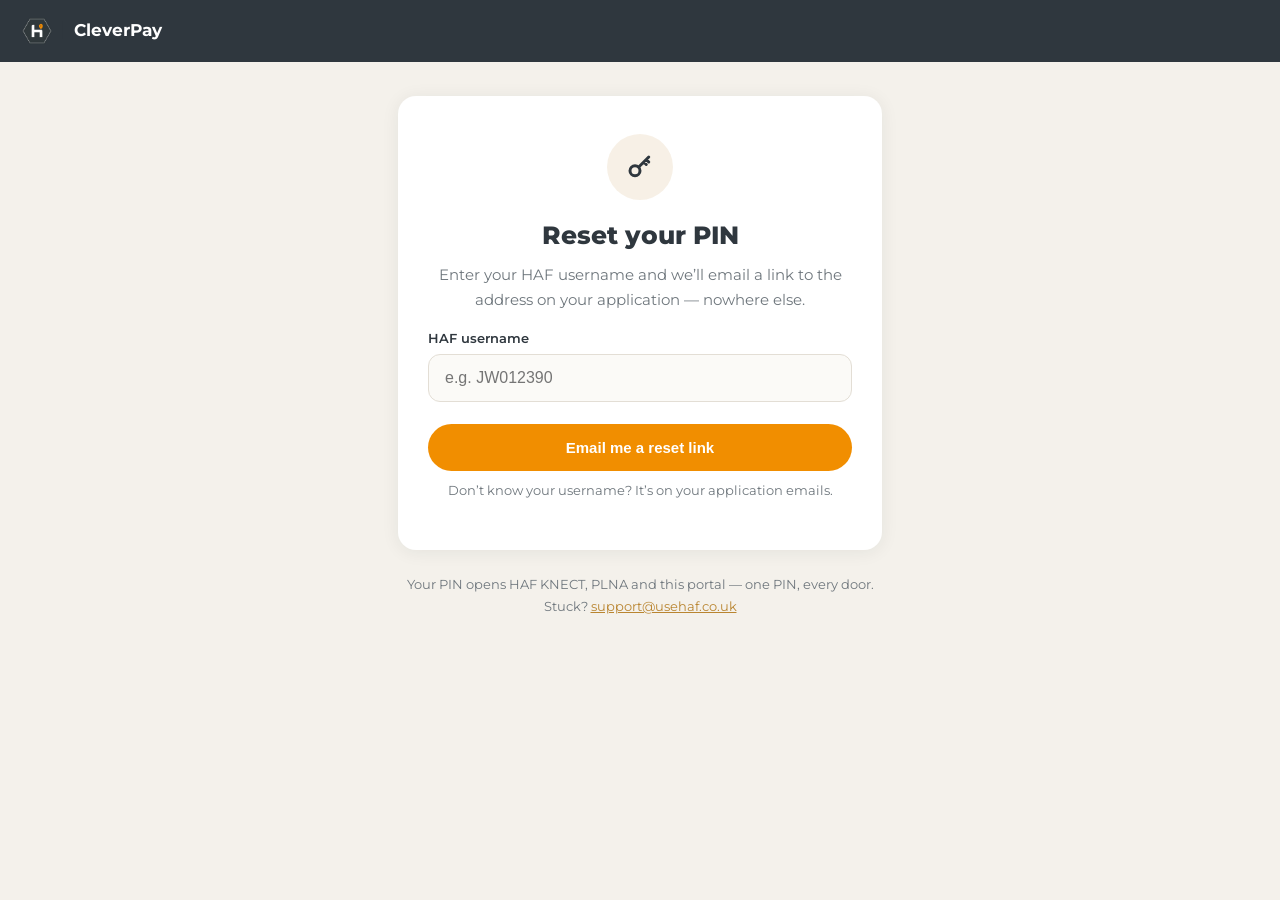
<file: reset.html>
<!DOCTYPE html>
<html lang="en" data-haf-page="letter">
<head>
<meta charset="UTF-8">
<script src="/brand/haf-theme.js"></script>
<meta name="viewport" content="width=device-width, initial-scale=1.0">
<meta name="robots" content="noindex,nofollow">
<meta http-equiv="Cache-Control" content="no-cache, no-store, must-revalidate">
<title>Reset your PIN — HAF</title>
<link rel="stylesheet" href="/brand/haf-brand.css">
<style>
*{box-sizing:border-box}
body{margin:0;background:var(--haf-bg);color:var(--haf-ink);font-family:Inter,Montserrat,Arial,sans-serif;-webkit-font-smoothing:antialiased}
.bar{background:var(--haf-grey);padding:16px 22px;display:flex;align-items:center}
.logo{display:flex;align-items:center;gap:10px;text-decoration:none}
.logo-m{background:var(--haf-orange);color:#fff;font-family:Montserrat,Arial,sans-serif;font-weight:800;font-size:18px;width:34px;height:34px;line-height:34px;text-align:center;border-radius:9px}
.logo-t{color:#fff;font-family:Montserrat,Arial,sans-serif;font-weight:800;font-size:17px;letter-spacing:.5px}
.logo-t span{color:var(--haf-orange-ink)}
.page{max-width:520px;margin:0 auto;padding:34px 18px 60px}
.card{background:var(--haf-surface-2);border-radius:18px;padding:38px 30px 34px;box-shadow:0 2px 18px rgba(30,37,43,.07)}
.icon{width:66px;height:66px;border-radius:50%;margin:0 auto 20px;display:flex;align-items:center;justify-content:center}
.icon svg{width:30px;height:30px;fill:none;stroke-width:2.4;stroke-linecap:round;stroke-linejoin:round}
.icon.wait{background:var(--haf-caution-wash);color:var(--haf-orange-ink)}
.icon.good{background:var(--haf-positive-wash);color:var(--haf-positive)}
.icon.bad{background:var(--haf-negative-wash);color:var(--haf-negative)}
h1{font-family:Montserrat,Arial,sans-serif;font-weight:800;font-size:25px;line-height:1.25;margin:0 0 12px;text-align:center}
p{font-size:15px;line-height:1.65;color:var(--haf-ink-muted);margin:0 0 14px;text-align:center}
p.left{text-align:left}
label{display:block;font-size:13px;font-weight:600;color:var(--haf-ink);margin:16px 0 6px}
input{width:100%;padding:14px 16px;border:1.5px solid #e3ded5;border-radius:12px;font-size:16px;font-family:Inter,Arial,sans-serif;background:var(--haf-surface);color:var(--haf-ink)}
input:focus{outline:none;border-color:var(--haf-orange-ink);background:var(--haf-surface-2)}
.btn{display:block;width:100%;margin-top:22px;background:var(--haf-orange);color:#fff;text-decoration:none;text-align:center;font-weight:700;font-size:15px;padding:15px 32px;border-radius:999px;border:0;cursor:pointer;font-family:Inter,Arial,sans-serif}
.btn[disabled]{opacity:.6;cursor:default}
.btn.dark{background:var(--haf-grey)}
.err{display:none;background:var(--haf-negative-wash);color:var(--haf-negative);border-radius:11px;padding:11px 14px;font-size:13.5px;margin-top:14px;text-align:left}
.hint{font-size:12.5px;color:var(--haf-ink-muted);margin-top:10px;text-align:center}
.foot{text-align:center;color:var(--haf-ink-muted);font-size:12.5px;line-height:1.8;padding-top:24px}
.foot a{color:var(--haf-caution)}
.spin{animation:sp 1.1s linear infinite;transform-origin:50% 50%}
@keyframes sp{to{transform:rotate(360deg)}}
@media(max-width:420px){.card{padding:30px 20px 28px}h1{font-size:22px}}
</style>
<link rel="stylesheet" href="/haf-bridge.css">
</head>
<body>

<header class="bar">
  <a href="index.html" class="logo">
    <span class="haf-logo haf-logo--on-dark"><img src="/haf-mark.png" alt="HAF" style="height:100%;width:auto;display:block"></span>
    <div class="logo-t">Clever<span>Pay</span></div>
  </a>
</header>

<main class="page">
  <div class="card">
    <div class="icon wait" id="ic">
      <svg viewBox="0 0 24 24" class="spin"><circle cx="12" cy="12" r="9" stroke="currentColor" stroke-dasharray="42 14"/></svg>
    </div>
    <h1 id="ttl">One moment…</h1>
    <p id="msg">Checking your link.</p>
    <div id="body"></div>
    <div class="err" id="err"></div>
  </div>
  <div class="foot">
    Your PIN opens HAF KNECT, PLNA and this portal — one PIN, every door.<br>
    Stuck? <a href="mailto:support@usehaf.co.uk">support@usehaf.co.uk</a>
  </div>
</main>

<script>
/* ── Reset a forgotten PIN ────────────────────────────────────────────────────
   Two jobs on one page.

   With no link: ask for a HAF username and record a request. The answer is the
   same whether or not that account exists — otherwise this page becomes a way
   for a stranger to find out who is on the network.

   With a link (?t=…): the token proves the person reached the email address on
   their own application, so the new PIN can be set. The PIN itself never leaves
   the browser: it is hashed here, in both the formats HAF stores, and only the
   hashes are sent. One is what KNECT and PLNA check, the other is what this
   portal checks — written together so a new PIN opens every door at once.
   ────────────────────────────────────────────────────────────────────────── */
const PLNA_URL='https://ggkpqqrtxtlafdkxcaqg.supabase.co';
const PLNA_KEY='eyJhbGciOiJIUzI1NiIsInR5cCI6IkpXVCJ9.eyJpc3MiOiJzdXBhYmFzZSIsInJlZiI6Imdna3BxcXJ0eHRsYWZka3hjYXFnIiwicm9sZSI6ImFub24iLCJpYXQiOjE3ODIxOTM2NjAsImV4cCI6MjA5Nzc2OTY2MH0.hB70KOYZu4dshwhsrxF_dFyBn0n72gStWTwxYGsLdgY';
const ICONS={
  wait:'<svg viewBox="0 0 24 24" class="spin"><circle cx="12" cy="12" r="9" stroke="currentColor" stroke-dasharray="42 14"/></svg>',
  key:'<svg viewBox="0 0 24 24"><circle cx="8" cy="15" r="4" stroke="currentColor"/><path d="M11 12l8-8M17 6l2 2M15 8l2 2" stroke="currentColor"/></svg>',
  good:'<svg viewBox="0 0 24 24"><path d="M4 12.5l5.5 5.5L20 7" stroke="currentColor"/></svg>',
  bad:'<svg viewBox="0 0 24 24"><path d="M12 7v6M12 17h.01" stroke="currentColor"/><circle cx="12" cy="12" r="9" stroke="currentColor"/></svg>',
  sent:'<svg viewBox="0 0 24 24"><path d="M3 6h18v12H3z" stroke="currentColor"/><path d="M3 7l9 6 9-6" stroke="currentColor"/></svg>'
};
const $=id=>document.getElementById(id);
function show(kind,title,message,html){
  $('ic').className='icon '+(kind==='good'||kind==='sent'?'good':kind==='bad'?'bad':'wait');
  $('ic').innerHTML=ICONS[kind]||ICONS.wait;
  $('ttl').textContent=title;
  $('msg').innerHTML=message;
  $('body').innerHTML=html||'';
}
function fail(text){const e=$('err');e.textContent=text;e.style.display='block'}
function clearFail(){$('err').style.display='none'}
async function sha256(s){
  const b=await crypto.subtle.digest('SHA-256',new TextEncoder().encode(s));
  return [...new Uint8Array(b)].map(x=>x.toString(16).padStart(2,'0')).join('');
}
async function rpc(name,payload){
  const r=await fetch(PLNA_URL+'/rest/v1/rpc/'+name,{method:'POST',
    headers:{'apikey':PLNA_KEY,'Authorization':'Bearer '+PLNA_KEY,'Content-Type':'application/json'},
    body:JSON.stringify(payload)});
  if(!r.ok) throw new Error('rpc');
  return r.json();
}

/* ── ask for a link ── */
function askForm(){
  show('key','Reset your PIN',
    'Enter your HAF username and we’ll email a link to the address on your application — nowhere else.',
    '<label for="u">HAF username</label>'+
    '<input id="u" placeholder="e.g. JW012390" autocapitalize="characters" autocomplete="username" maxlength="14">'+
    '<button class="btn" id="go">Email me a reset link</button>'+
    '<p class="hint">Don’t know your username? It’s on your application emails.</p>');
  $('u').addEventListener('input',function(){this.value=this.value.toUpperCase()});
  $('u').addEventListener('keydown',e=>{if(e.key==='Enter')request()});
  $('go').addEventListener('click',request);
}
async function request(){
  clearFail();
  const u=$('u').value.trim().toUpperCase();
  if(u.length<4){fail('Enter your HAF username — it looks like JW012390.');return}
  $('go').disabled=true;$('go').textContent='Sending…';
  try{ await rpc('request_pin_reset',{p_id:u}); }
  catch(e){ /* the message below is deliberately the same either way */ }
  show('sent','Check your email',
    'If that account exists, a reset link is on its way to the address on the application. Give it up to half an hour, and check your junk folder. The link works once, and expires two hours after you asked for it.',
    '<a class="btn dark" href="index.html">Back to sign in</a>');
}

/* ── set a new PIN ── */
function pinForm(username){
  show('key','Choose a new PIN',
    'Signing in as <strong>'+username.replace(/[<>&]/g,'')+'</strong>. Pick 4 to 6 digits — this PIN opens KNECT, PLNA and this portal.',
    '<label for="p1">New PIN</label>'+
    '<input id="p1" type="password" inputmode="numeric" maxlength="6" placeholder="4–6 digits" autocomplete="new-password">'+
    '<label for="p2">Confirm PIN</label>'+
    '<input id="p2" type="password" inputmode="numeric" maxlength="6" placeholder="Re-enter PIN" autocomplete="new-password">'+
    '<button class="btn" id="save">Save my new PIN</button>');
  $('p2').addEventListener('keydown',e=>{if(e.key==='Enter')savePin(username)});
  $('save').addEventListener('click',()=>savePin(username));
}
async function savePin(username){
  clearFail();
  const a=$('p1').value.trim(), b=$('p2').value.trim();
  if(!/^\d{4,6}$/.test(a)){fail('Your PIN must be 4 to 6 digits — numbers only.');return}
  if(a!==b){fail('The two PINs don’t match — please re-enter them.');return}
  $('save').disabled=true;$('save').textContent='Saving…';
  try{
    const relay=await sha256(username+':'+a);
    const cp=await sha256('HAF-CP|'+username+'|'+a);
    const out=await rpc('complete_pin_reset',{p_token:TOKEN,p_relay_hash:relay,p_cp_hash:cp});
    if(!out||out.error){
      show('bad','That link has expired','A reset link works once and lasts two hours. Ask for a new one and it will be with you shortly.',
        '<a class="btn" href="reset.html">Get a new link</a>');
      return;
    }
    show('good','Your new PIN is set',
      'Use your HAF username and your new PIN to sign in — on HAF KNECT, on PLNA and here.',
      '<a class="btn" href="https://knect.usehaf.co.uk">Go to HAF KNECT</a>'+
      '<a class="btn dark" href="index.html">Go to the CleverPay portal</a>');
  }catch(e){
    $('save').disabled=false;$('save').textContent='Save my new PIN';
    fail('Connection problem — please try again.');
  }
}

/* ── which of the two jobs is this ── */
const TOKEN=(new URLSearchParams(location.search).get('t')||'').trim();
(async function(){
  if(!TOKEN){askForm();return}
  try{
    const chk=await rpc('check_pin_reset',{p_token:TOKEN});
    if(chk&&chk.valid&&chk.username){pinForm(chk.username);return}
    show('bad','That link has expired','A reset link works once and lasts two hours. Ask for a new one and it will be with you shortly.',
      '<a class="btn" href="reset.html">Get a new link</a>');
  }catch(e){
    show('bad','We couldn’t check that link','Please try the link again in a moment, or ask for a new one.',
      '<a class="btn" href="reset.html">Get a new link</a>');
  }
})();
</script>
</body>
</html>
</file>
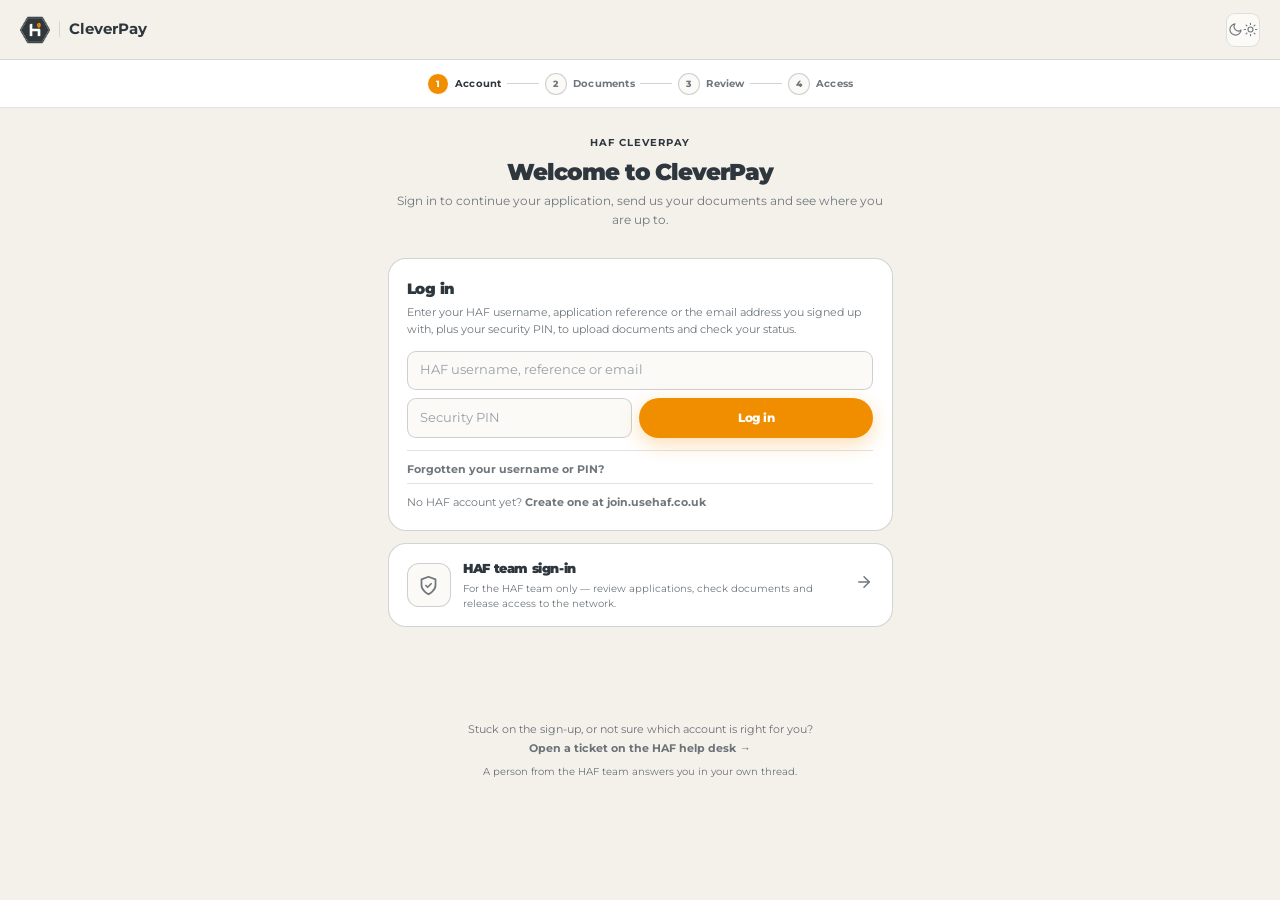
<file: sso.html>
<!DOCTYPE html>
<html lang="en">
<head>
<meta charset="UTF-8">
<script src="/brand/haf-theme.js"></script>
<meta name="viewport" content="width=device-width, initial-scale=1.0">
<meta name="robots" content="noindex,nofollow">
<meta http-equiv="Cache-Control" content="no-cache, no-store, must-revalidate">
<title>Signing you in — HAF CleverPay</title>
<link rel="stylesheet" href="/brand/haf-brand.css">
<style>
*{box-sizing:border-box}
body{margin:0;min-height:100vh;display:flex;align-items:center;justify-content:center;
     background:var(--haf-bg);color:var(--haf-ink);font-family:Inter,Montserrat,Arial,sans-serif}
.box{text-align:center;padding:24px}
.spin{width:34px;height:34px;border:3px solid var(--haf-surface-2);border-top-color:var(--haf-orange);
      border-radius:50%;margin:0 auto 16px;animation:r .8s linear infinite}
@keyframes r{to{transform:rotate(360deg)}}
p{font-size:15px;font-weight:500;margin:0;color:var(--haf-ink-muted)}
</style>
<link rel="stylesheet" href="/haf-bridge.css">
</head>
<body>
<div class="box"><div class="spin"></div><p id="msg">Signing you in…</p></div>
<script src="/api.js"></script>
<script>
/* ── ONE HAF LOGIN, CARRIED (Brent, 8 Sep 2026) ────────────────────────────────
   Somebody who has just opened their HAF account on join.usehaf.co.uk arrives
   here to send us their documents. They chose their PIN thirty seconds ago.
   Asking for it again at this door is asking the same person the same question
   twice, and it is the thing Brent asked to be rid of: one account, one PIN,
   every HAF site.

   This is the same hand-over PLNA has had since August (plna/sso.html), now on
   this side too. The key travels in the URL fragment — a browser never sends a
   fragment to any server — and the first thing this page does is take it back
   out of the address bar and out of history, so a screenshot or a shared link
   carries nobody's credential.

   Nothing is trusted on the strength of arriving here: the key is checked
   against the account by the same /login the sign-in box uses, and a key that
   does not match lands exactly where a stranger lands — the ordinary sign-in
   page. */
(async function () {
  const q = new URLSearchParams(location.hash.slice(1));
  const user = (q.get('u') || '').replace(/[^a-z0-9]/gi, '').slice(0, 24).toUpperCase();
  const key  = (q.get('k') || '').replace(/[^a-f0-9]/gi, '').slice(0, 64);
  history.replaceState(null, '', location.pathname);   /* the key stops here */

  /* No key, or a malformed one: the ordinary front door, with their username
     filled in if we know it, so they are never left on a dead page. */
  const fallback = () => location.replace('index.html' + (user ? '?u=' + encodeURIComponent(user) : ''));
  if (!user || key.length !== 64) return fallback();

  const r = await cpApi('/login', { method: 'POST', body: { id: user, pinHash: key } });
  if (!r.ok || !r.body || !r.body.ref) {
    document.getElementById('msg').textContent = 'Taking you to the sign-in page…';
    return setTimeout(fallback, 900);
  }

  /* The same shape the sign-in box writes, so every page after this one — the
     documents page, the status page, the uploader — works exactly as it always
     has and knows nothing about how the person got here. */
  localStorage.setItem('cp_application', JSON.stringify({ ...r.body, pinHash: key }));

  /* Documents are the whole reason a new driver is sent here. Somebody who has
     already sent theirs is shown where they stand instead. */
  const docs = Array.isArray(r.body.docs) ? r.body.docs : [];
  location.replace(docs.length ? 'status.html' : 'docs.html');
})().catch(function () {
  document.getElementById('msg').textContent = 'Connection problem — taking you to the sign-in page…';
  setTimeout(function () { location.replace('index.html'); }, 1400);
});
</script>
</body>
</html>
</file>
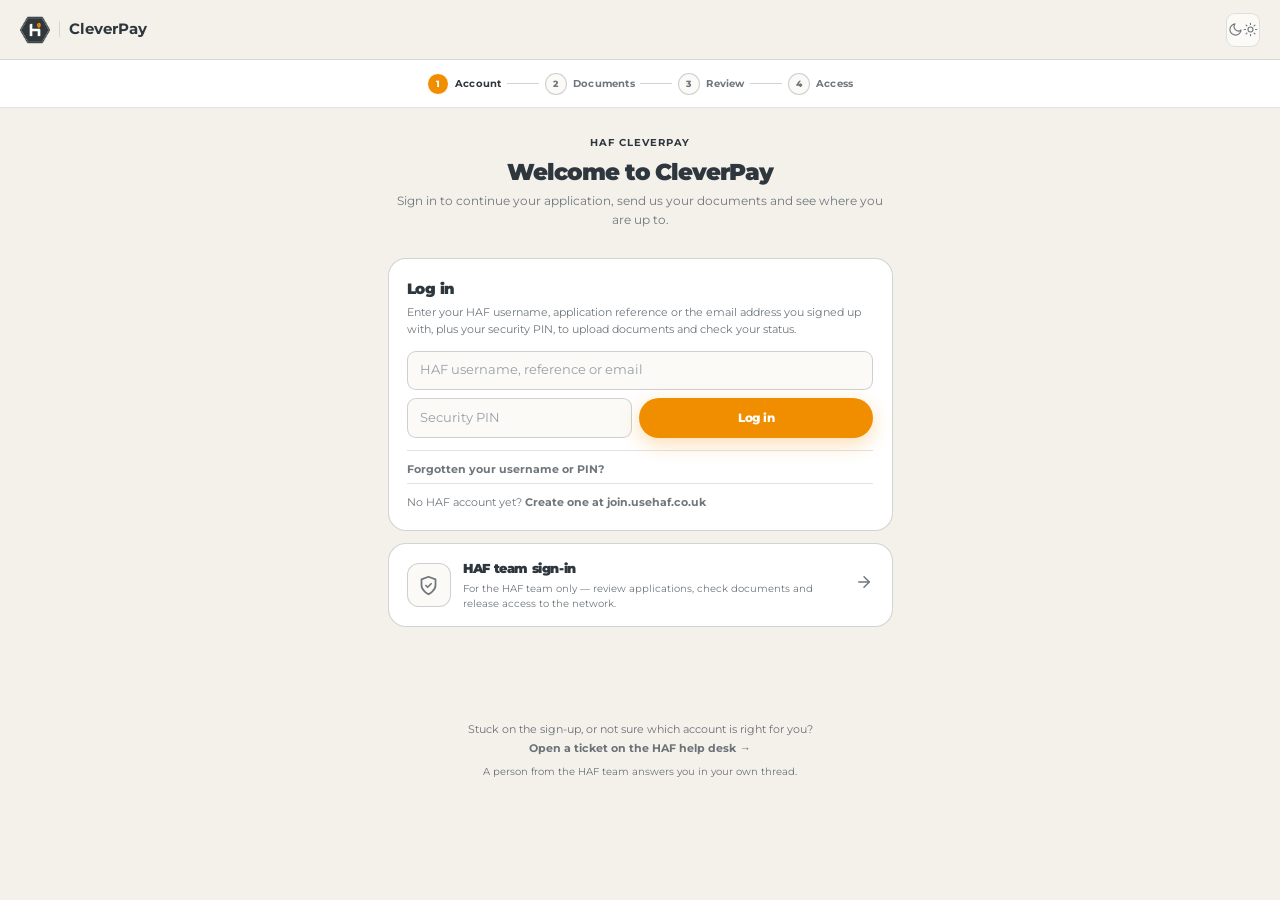
<file: status.html>
<!DOCTYPE html>
<html lang="en">
<head>
<meta charset="UTF-8">
<script src="/brand/haf-theme.js"></script>
<meta name="viewport" content="width=device-width, initial-scale=1.0">
<meta http-equiv="Cache-Control" content="no-cache, no-store, must-revalidate">
<title>Application Status — HAF CleverPay</title>
<link rel="stylesheet" href="status.css">
<link rel="stylesheet" href="/brand/haf-brand.css">
<link rel="stylesheet" href="/haf-bridge.css">
</head>
<body>

<header class="bar">
  <a href="index.html" class="logo">
    <span class="haf-logo"><img src="/haf-mark.png" alt="HAF" style="height:100%;width:auto;display:block"></span>
    <div class="logo-t">Clever<span>Pay</span></div>
  </a>
  <button type="button" class="theme-btn" data-haf-theme-toggle aria-pressed="false" title="Switch to night"><svg class="haf-icon-moon" viewBox="0 0 24 24" fill="none" stroke="currentColor" stroke-width="1.8" stroke-linecap="round" stroke-linejoin="round"><path d="M21 12.8A9 9 0 1 1 11.2 3a7 7 0 0 0 9.8 9.8Z"/></svg><svg class="haf-icon-sun" viewBox="0 0 24 24" fill="none" stroke="currentColor" stroke-width="1.8" stroke-linecap="round" stroke-linejoin="round"><circle cx="12" cy="12" r="4"/><path d="M12 2v2M12 20v2M4.9 4.9l1.4 1.4M17.7 17.7l1.4 1.4M2 12h2M20 12h2M4.9 19.1l1.4-1.4M17.7 6.3l1.4-1.4"/></svg></button>
</header>

<nav class="steps" id="step-bar">
  <div class="step done"><div class="step-n">✓</div><span class="step-l">Account</span></div>
  <div class="step-sep done" id="sep-2"></div>
  <div class="step active" id="step-2"><div class="step-n">2</div><span class="step-l">Documents</span></div>
  <div class="step-sep done" id="sep-3"></div>
  <div class="step active" id="step-3"><div class="step-n" id="step3-n">3</div><span class="step-l">Review</span></div>
  <div class="step-sep" id="sep-4"></div>
  <div class="step" id="step-4"><div class="step-n" id="step4-n">4</div><span class="step-l">Access</span></div>
</nav>

<main class="page">

  <!-- STATUS CARD -->
  <div class="status-card" id="status-card">
    <div class="status-icon pending" id="status-icon">
      <svg viewBox="0 0 24 24"><circle cx="12" cy="12" r="10"/><polyline points="12 6 12 12 16 14"/></svg>
    </div>
    <div class="status-title pending" id="status-title">Under Review</div>
    <div class="status-body" id="status-body">Your application has been submitted. The HAF compliance team usually responds within 24 hours.</div>

    <div class="ref-box" onclick="copyRef()">
      <div>
        <div class="rb-label">Your HAF account</div>
        <div class="rb-val" id="username-display">—</div>
        <div class="rb-hint">Username</div>
        <div class="rb-label" style="margin-top:10px">Application reference</div>
        <div class="rb-val" id="ref-display">—</div>
        <div class="rb-hint">Keep both with your PIN. They identify your account.</div>
      </div>
      <div class="copy-btn" id="copy-btn">Copy</div>
    </div>

    <div class="email-note" id="email-note">
      <svg viewBox="0 0 24 24" fill="none" stroke="currentColor" stroke-width="2" stroke-linecap="round" stroke-linejoin="round"><path d="M4 4h16c1.1 0 2 .9 2 2v12c0 1.1-.9 2-2 2H4c-1.1 0-2-.9-2-2V6c0-1.1.9-2 2-2z"/><polyline points="22,6 12,13 2,6"/></svg>
      <span><strong>Check your email.</strong> Your reference and portal sign-in details are on their way &mdash; they arrive from <strong>HAF TEAM</strong>. If nothing shows in your inbox, look in your junk or spam folder and mark us as safe. You can sign back in any time at this portal with your HAF username and PIN to follow your review.</span>
    </div>
  </div>

  <!-- FOUNDER TEASER (shown while under review) -->
  <div class="founder-tease" id="founder-tease">
    <div class="ft-kicker">Your next stage — while you're being verified</div>
    <div class="ft-head">Choose how you join HAF KNECT</div>
    <div class="choice-grid">
      <div class="choice-card">
        <div class="cc-name">HAF KNECT — Free</div>
        <div class="cc-price">£0</div>
        <ul class="cc-list">
          <li>Driver or company profile</li>
          <li>Browse network lanes</li>
          <li>Accept &amp; complete jobs</li>
        </ul>
      </div>
      <div class="choice-card founder">
        <div class="cc-name">HAF KNECT — Founder</div>
        <div class="cc-price">£100 <small>one-off</small></div>
        <ul class="cc-list">
          <li>Everything in Free, plus all future features</li>
          <li>Founder price &amp; badge locked for life</li>
        </ul>
      </div>
    </div>
    <div class="ft-body">Founder is a one-off payment — never monthly. The Founder price steps up to the <strong>next tier</strong> as the network hits its milestones.</div>
    <div class="ft-lock"><svg viewBox="0 0 24 24"><rect x="3" y="11" width="18" height="11" rx="2" ry="2"/><path d="M7 11V7a5 5 0 0 1 10 0v4"/></svg> Both unlock the moment you're approved</div>
  </div>

  <!-- ACCESS PANEL (shown when approved) -->
  <div class="access-panel" id="access-panel">
    <div class="ap-head" id="ap-head">Access granted</div>
    <div class="ap-sub" id="ap-sub">Your account is verified and active. Log in to your platforms below using your HAF username.</div>
    <div class="ap-username" id="ap-username">—</div>
    <div class="ap-uname-label">Your HAF username</div>
    <div class="access-links">
      <a href="https://plna.usehaf.co.uk" target="_blank" class="access-link" id="plna-link">
        <div class="al-icon">
          <svg viewBox="0 0 24 24"><rect x="1" y="3" width="15" height="13" rx="1"/><polygon points="16 8 20 8 23 11 23 16 16 16 16 8"/><circle cx="5.5" cy="18.5" r="2.5"/><circle cx="18.5" cy="18.5" r="2.5"/></svg>
        </div>
        <div class="al-name">HAF PLNA</div>
        <div class="al-url" id="plna-url">plna.usehaf.co.uk</div>
      </a>
      <a href="https://knect.usehaf.co.uk" target="_blank" class="access-link">
        <div class="al-icon">
          <svg viewBox="0 0 24 24"><path d="M21 16V8a2 2 0 0 0-1-1.73l-7-4a2 2 0 0 0-2 0l-7 4A2 2 0 0 0 3 8v8a2 2 0 0 0 1 1.73l7 4a2 2 0 0 0 2 0l7-4A2 2 0 0 0 21 16z"/><polyline points="3.27 6.96 12 12.01 20.73 6.96"/><line x1="12" y1="22.08" x2="12" y2="12"/></svg>
        </div>
        <div class="al-name">HAF KNECT</div>
        <div class="al-url">knect.usehaf.co.uk</div>
      </a>
    </div>

    <!-- Shown instead of a working PLNA link until the person is Clever checked -->
    <div class="plna-locked" id="plna-locked">
      <div class="pl-head">
        <svg viewBox="0 0 24 24"><rect x="3" y="11" width="18" height="11" rx="2" ry="2"/><path d="M7 11V7a5 5 0 0 1 10 0v4"/></svg>
        HAF PLNA is locked
      </div>
      <div class="pl-body">To get a HAF PLNA and drive on the network, go and get Clever checked. Your HAF KNECT account is open now &mdash; you can post jobs and see your dashboards straight away.</div>
      <a class="pl-btn" href="docs.html">Upload your documents here to add a vehicle</a>
    </div>
  </div>

  <!-- FOUNDER OFFER (shown once approved — the memorable moment) -->
  <div class="founder-offer" id="founder-offer">
    <div class="fo-kicker">You're verified — choose how you join HAF KNECT</div>
    <div class="fo-head">Start free, or claim Founder</div>
    <div class="choice-grid">
      <div class="choice-card">
        <div class="cc-name">HAF KNECT — Free</div>
        <div class="cc-price">£0</div>
        <ul class="cc-list">
          <li>Driver or company profile</li>
          <li>Browse network lanes</li>
          <li>Accept &amp; complete jobs</li>
        </ul>
      </div>
      <div class="choice-card founder">
        <div class="cc-name">HAF KNECT — Founder</div>
        <div class="cc-price">£100 <small>one-off</small></div>
        <ul class="cc-list">
          <li>Everything in Free, plus all future features</li>
          <li>Founder price &amp; badge locked for life</li>
          <li>Priority visibility for suitable work</li>
        </ul>
      </div>
    </div>
    <a class="fo-btn" href="https://www.usehaf.co.uk/products/haf-knect-founding-member" target="_blank" rel="noopener">Claim Founder Membership — £100 one-off →</a>
    <div class="fo-note">Founder is never a monthly charge, and the price steps up as the network hits its milestones — today's price is the lowest it will be. Prefer to start free? You're in already, and you can upgrade any time at the membership price live at that moment.</div>
  </div>

  <!-- PROFIT POOLING PANEL (freight approved) -->
  <div class="pool-panel" id="pool-panel">
    <div class="rbt-head">Profit pooling in the network</div>
    <div class="rbt-sub">You're eligible for profit pooling in the network — payouts are coming soon.</div>
    <div class="rbt-row"><span class="rbt-label">Payment method</span><span class="rbt-val">Pay upfront</span></div>
    <div class="rbt-row"><span class="rbt-label">Pooling share</span><span class="rbt-val or" id="pool-tier">Standard (3%)</span></div>
    <div class="rbt-row"><span class="rbt-label">Pooled balance</span><span class="rbt-val gn">£0.00</span></div>
    <div class="rbt-row"><span class="rbt-label">Credit limit</span><span class="rbt-val">None — upfront only</span></div>
  </div>

  <!-- PAUSED PANEL — Brent, 14 Aug: the email tells them to come here and put
       things right, so this is the page that has to say what "right" is. The
       reviewer's own words, then the door to fix it. A pause with no reason on
       the page is the same locked door the email was built to unlock. -->
  <div class="reject-panel" id="paused-panel">
    <div class="rp-head">Your account is paused</div>
    <div class="rp-reason" id="paused-reason">The HAF team will contact you with further details.</div>
    <a class="btn-restart" href="docs.html">
      <svg viewBox="0 0 24 24"><path d="M21 15v4a2 2 0 0 1-2 2H5a2 2 0 0 1-2-2v-4"/><polyline points="17 8 12 3 7 8"/><line x1="12" y1="3" x2="12" y2="15"/></svg>
      Upload what we have asked for
    </a>
  </div>

  <!-- REJECTION PANEL -->
  <div class="reject-panel" id="reject-panel">
    <div class="rp-head">Application not approved</div>
    <div class="rp-reason" id="reject-reason">The compliance team will contact you with further details.</div>
    <a class="btn-restart" href="docs.html">
      <svg viewBox="0 0 24 24"><path d="M21 15v4a2 2 0 0 1-2 2H5a2 2 0 0 1-2-2v-4"/><polyline points="17 8 12 3 7 8"/><line x1="12" y1="3" x2="12" y2="15"/></svg>
      Correct and resubmit your information
    </a>
  </div>

  <!-- TIMELINE -->
  <div class="timeline" id="timeline">
    <div class="tl-item">
      <div class="tl-dot done">
        <svg viewBox="0 0 24 24"><polyline points="20 6 9 17 4 12"/></svg>
      </div>
      <div class="tl-body">
        <div class="tl-title">Account details submitted</div>
        <div class="tl-sub" id="tl-submitted">—</div>
      </div>
    </div>
    <div class="tl-item">
      <div class="tl-dot done">
        <svg viewBox="0 0 24 24"><polyline points="20 6 9 17 4 12"/></svg>
      </div>
      <div class="tl-body">
        <div class="tl-title">Documents uploaded</div>
        <div class="tl-sub" id="tl-docs-count">—</div>
      </div>
    </div>
    <div class="tl-item">
      <div class="tl-dot active" id="tl-review-dot">
        <svg viewBox="0 0 24 24"><circle cx="12" cy="12" r="10"/><polyline points="12 6 12 12 16 14"/></svg>
      </div>
      <div class="tl-body">
        <div class="tl-title" id="tl-review-title">Compliance review</div>
        <div class="tl-sub" id="tl-review-sub">HAF team checking your documents — usually within 24 hours.</div>
      </div>
    </div>
    <div class="tl-item">
      <div class="tl-dot" id="tl-access-dot">
        <svg viewBox="0 0 24 24"><rect x="3" y="11" width="18" height="11" rx="2" ry="2"/><path d="M7 11V7a5 5 0 0 1 10 0v4"/></svg>
      </div>
      <div class="tl-body">
        <div class="tl-title">Access granted</div>
        <div class="tl-sub" id="tl-access-sub">You'll receive an email with your sign-in details once the review is complete.</div>
      </div>
    </div>
  </div>

</main>

<!-- Brent, 3 Sep: an applicant waiting on a decision is the person most likely
     to be stuck and least likely to have anyone to ask. The help desk goes at
     the foot of every page of the sign-up, so it is there whatever stage the
     status above happens to be showing. Deliberately plain markup: it must not
     depend on a panel being visible or a class being loaded. -->
<div style="text-align:center;padding:1.6rem 1rem 2.2rem;font-family:Montserrat,Arial,sans-serif;font-size:.8rem;line-height:1.7;color:#6b7278">
  Something not right, or not sure what happens next?<br>
  <a href="https://discord.gg/NcFbRHnCcq" target="_blank" rel="noopener" style="color:var(--haf-orange-ink);font-weight:700;text-decoration:none">Open a ticket on the HAF help desk →</a>
  <div style="margin-top:.35rem;font-size:.72rem">A person from the HAF team answers you in your own thread.</div>
</div>

<script src="api.js"></script>
<script>
function toggleTheme(){
  const h = document.documentElement;
  h.dataset.theme = h.dataset.theme === 'dark' ? 'light' : 'dark';
}

let CFG = null; /* portal config (pooling rates) — fetched once from the API */

function copyRef(){
  const ref = document.getElementById('ref-display').textContent;
  if(navigator.clipboard) navigator.clipboard.writeText(ref);
  const btn = document.getElementById('copy-btn');
  btn.textContent = 'Copied!';
  setTimeout(() => { btn.textContent = 'Copy'; }, 2000);
}

function fmtDate(iso){
  if(!iso) return '—';
  const d = new Date(iso);
  return d.toLocaleDateString('en-GB', {day:'numeric', month:'short', year:'numeric', hour:'2-digit', minute:'2-digit'});
}

function loadPage(){
  const raw = localStorage.getItem('cp_application');
  if(!raw){ window.location.href='index.html'; return; }
  const app = JSON.parse(raw);

  document.getElementById('ref-display').textContent = app.ref;
  document.getElementById('username-display').textContent = app.username || '—';
  document.getElementById('tl-submitted').textContent = fmtDate(app.submitted);

  renderStatus(app, false);
}

/* ── What "Clever checked" has to mean before we offer anybody a HAF PLNA ──
   Two things, and the applicant controls neither of them:

   1. every document the team's settings mark REQUIRED is actually on the
      record, and
   2. a named compliance reviewer has pressed Confirm & release — that press,
      and only that press, stamps access_confirmed_at.

   Approved on its own was never enough. A record can sit approved with an
   empty document list, and until 14 Aug this page read approved and handed
   out a working PLNA link to somebody who had uploaded nothing.

   HAF KNECT is deliberately not gated on any of this: an approved account can
   post jobs and read its dashboards from the moment it is approved. Driving on
   the network is the part that needs the paperwork. */
/* Returns null when the requirement set is not in hand yet, and a count when it
   is. null is NOT zero, and the difference is the whole point: the settings are
   fetched after the first paint, so for the first moment of every visit this
   page does not yet know what the paperwork should be.

   An earlier version of this fix returned 0 in that moment — "nothing missing"
   — which unlocked the tile on the compliance stamp alone. That is precisely
   the hole being closed here, rebuilt inside its own repair. Not knowing is a
   reason to keep the door shut, never a reason to open it. */
function requiredMissing(app){
  const set = app.type === 'freight' ? (CFG && CFG.freight) : (CFG && CFG.driver);
  if(!set || !Array.isArray(set.docs)) return null;
  const defs = set.docs.filter(d => d.status === 'required');
  const have = (Array.isArray(app.docs) ? app.docs : []).map(d => d.id);
  return defs.filter(d => !have.includes(d.id)).length;
}

/* Both halves, both proven. A missing answer fails closed. */
function cleverChecked(app){
  return !!app.access_confirmed_at && requiredMissing(app) === 0;
}

/* The PLNA tile has two states and no third one. Unlocked it is an ordinary
   link. Locked it is red, inert, and sits above a panel saying what to do. */
function renderPlnaTile(app){
  const tile = document.getElementById('plna-link');
  const url = document.getElementById('plna-url');
  const note = document.getElementById('plna-locked');
  const open = cleverChecked(app);
  tile.classList.toggle('locked', !open);
  note.classList.toggle('show', !open);
  if(open){
    tile.setAttribute('href', 'https://plna.usehaf.co.uk');
    tile.setAttribute('target', '_blank');
    url.textContent = 'plna.usehaf.co.uk';
  } else {
    /* Removing the href is what actually stops the navigation — a click
       handler alone still opens on a middle-click or a long-press. */
    tile.removeAttribute('href');
    tile.removeAttribute('target');
    url.textContent = 'Locked';
  }
  document.getElementById('ap-sub').textContent = open
    ? 'Your account is verified and active. Log in to your platforms below using your HAF username.'
    : 'Your HAF KNECT account is open — sign in below with your HAF username to post jobs and see your dashboards.';
}

function renderStatus(app, live){
  const status = app.status || 'pending';
  const icon = document.getElementById('status-icon');
  const title = document.getElementById('status-title');
  const body = document.getElementById('status-body');
  document.getElementById('username-display').textContent = app.username || '—';

  icon.className = 'status-icon ' + status;
  title.className = 'status-title ' + status;

  /* ── the Documents step tells the truth ──
     Steps 1 and 2 used to be written into the page as already ticked, so a
     person who had uploaded nothing still saw a green tick against Documents.
     It is ticked now only when nothing required is outstanding. */
  const docCount = (app.docs || []).length;
  document.getElementById('tl-docs-count').textContent =
    docCount + ' document' + (docCount !== 1 ? 's' : '') + ' uploaded';
  /* Ticked only on a proven zero — an unknown requirement set (null) leaves the
     step open, the same way it leaves the PLNA tile locked. */
  const docsOk = requiredMissing(app) === 0;
  const stepDocs = document.getElementById('step-2');
  stepDocs.className = docsOk ? 'step done' : 'step active';
  stepDocs.querySelector('.step-n').textContent = docsOk ? '✓' : '2';
  document.getElementById('sep-2').className = docsOk ? 'step-sep done' : 'step-sep';

  /* Access needs BOTH: team approval AND a confirmed email address. */
  const emailOk = !!app.email_verified;
  const fullAccess = status === 'approved' && emailOk;
  const tease = document.getElementById('founder-tease');
  const offer = document.getElementById('founder-offer');
  const emailNote = document.getElementById('email-note');
  tease.classList.toggle('show', status === 'pending' || status === 'reviewing' || (status === 'approved' && !emailOk));
  offer.classList.toggle('show', fullAccess);
  emailNote.style.display = (status === 'pending' || status === 'reviewing' || (status === 'approved' && !emailOk)) ? '' : 'none';
  if (status === 'approved' && !emailOk) {
    /* This used to say the address is confirmed "with the HAF team", which sent
       people to a step they could not take — there was no link and no way to
       ask for one. It is self-serve now: the button is in their welcome email. */
    emailNote.querySelector('span').innerHTML = '<strong>One step left — confirm your email.</strong> Your documents are approved. Open the email we sent when you applied and press <b>Confirm my email</b>. Can\'t find it? Reply to any email from us and we\'ll send a fresh link.';
  }

  /* ── STILL FILLING IT IN ──
     A draft has not been submitted, so telling this person their application is
     "Under Review" would be a lie, and a lie that stops them finishing: they sit
     waiting for a decision on something nobody has been asked to decide. Say
     where they are, and put the way back to it right here.
     'draft' has no colours of its own — it wears the amber of an open step. */
  if(status === 'draft'){
    icon.className = 'status-icon pending';
    title.className = 'status-title pending';
    icon.innerHTML = '<svg viewBox="0 0 24 24" fill="none" stroke="currentColor" stroke-width="2" stroke-linecap="round" stroke-linejoin="round"><path d="M12 20h9"/><path d="M16.5 3.5a2.1 2.1 0 0 1 3 3L7 19l-4 1 1-4Z"/></svg>';
    title.textContent = 'Not finished yet';
    const missing = requiredMissing(app);
    body.innerHTML = 'Your account is open and everything you have uploaded so far is saved. '
      + (missing === null || missing > 0
          ? 'There are still documents to add before you can submit it to us.'
          : 'Everything we need is here — open it and press Submit application to send it to us.')
      + '<div style="margin-top:1rem"><a href="docs.html" style="display:inline-block;background:#2f373e;color:#fff;'
      + 'text-decoration:none;font-weight:700;font-size:.9rem;padding:.75rem 1.6rem;border-radius:999px">'
      + 'Carry on with my application →</a></div>';
  } else if(status === 'pending'){
    icon.innerHTML = '<svg viewBox="0 0 24 24" fill="none" stroke="currentColor" stroke-width="2" stroke-linecap="round" stroke-linejoin="round"><circle cx="12" cy="12" r="10"/><polyline points="12 6 12 12 16 14"/></svg>';
    title.textContent = 'Under Review';
    body.textContent = 'Your application has been submitted and is with the HAF compliance team — they usually respond within 24 hours.';
  } else if(status === 'reviewing'){
    icon.innerHTML = '<svg viewBox="0 0 24 24" fill="none" stroke="currentColor" stroke-width="2" stroke-linecap="round" stroke-linejoin="round"><path d="M1 12s4-8 11-8 11 8 11 8-4 8-11 8-11-8-11-8z"/><circle cx="12" cy="12" r="3"/></svg>';
    title.textContent = 'In Review';
    body.textContent = 'The team is actively reviewing your documents. You\'ll be notified by email shortly.';
  } else if(status === 'approved' && !emailOk){
    icon.className = 'status-icon pending';
    title.className = 'status-title pending';
    icon.innerHTML = '<svg viewBox="0 0 24 24" fill="none" stroke="currentColor" stroke-width="2" stroke-linecap="round" stroke-linejoin="round"><path d="M4 4h16c1.1 0 2 .9 2 2v12c0 1.1-.9 2-2 2H4c-1.1 0-2-.9-2-2V6c0-1.1.9-2 2-2z"/><polyline points="22,6 12,13 2,6"/></svg>';
    title.textContent = 'Approved — confirm your email';
    body.textContent = 'The compliance team has approved your documents. Access unlocks the moment your email address is confirmed.';

    const s3a = document.getElementById('step-3');
    s3a.className = 'step done';
    s3a.querySelector('.step-n').textContent = '✓';
    document.getElementById('tl-review-dot').className = 'tl-dot done';
    document.getElementById('tl-review-title').textContent = 'Compliance approved';
    document.getElementById('tl-review-sub').textContent = 'All documents verified by the HAF compliance team.';
    document.getElementById('tl-access-sub').textContent = 'Unlocks once your email address is confirmed.';

  } else if(status === 'approved'){
    icon.innerHTML = '<svg viewBox="0 0 24 24" fill="none" stroke="currentColor" stroke-width="2" stroke-linecap="round" stroke-linejoin="round"><polyline points="20 6 9 17 4 12"/></svg>';
    title.textContent = 'Approved';
    body.textContent = 'You\'re all set! Your HAF account is verified and ready to use.';

    document.getElementById('access-panel').classList.add('show');
    document.getElementById('ap-username').textContent = app.username;

    /* Update steps */
    const s3 = document.getElementById('step-3');
    s3.className = 'step done';
    s3.querySelector('.step-n').textContent = '✓';
    document.getElementById('sep-4').className = 'step-sep done';
    const s4 = document.getElementById('step-4');
    s4.className = 'step granted';
    s4.querySelector('.step-n').textContent = '✓';

    /* Timeline */
    document.getElementById('tl-review-dot').className = 'tl-dot done';
    document.getElementById('tl-review-dot').innerHTML = '<svg viewBox="0 0 24 24" fill="none" stroke="currentColor" stroke-width="2.2" stroke-linecap="round" stroke-linejoin="round"><polyline points="20 6 9 17 4 12"/></svg>';
    document.getElementById('tl-review-title').textContent = 'Compliance approved';
    document.getElementById('tl-review-sub').textContent = 'All documents verified by the HAF compliance team.';
    document.getElementById('tl-access-dot').className = 'tl-dot done';
    document.getElementById('tl-access-dot').innerHTML = '<svg viewBox="0 0 24 24" fill="none" stroke="currentColor" stroke-width="2.2" stroke-linecap="round" stroke-linejoin="round"><polyline points="20 6 9 17 4 12"/></svg>';

    /* Which doors are actually open decides what this line promises. Telling an
       approved person to "log in to PLNA" when PLNA will refuse them is the
       same failure as the link itself — it sends them at a locked door. */
    renderPlnaTile(app);
    document.getElementById('tl-access-sub').textContent = cleverChecked(app)
      ? 'Log in to PLNA and HAF KNECT using your username above.'
      : 'HAF KNECT is open — log in with your username above. HAF PLNA unlocks once you are Clever checked.';

    /* Freight profit-pooling panel */
    if(app.type === 'freight'){
      const rp = document.getElementById('pool-panel');
      rp.classList.add('show');
      const stdRate = CFG?.rebate?.standard ? CFG.rebate.standard + '%' : 'TBC';
      const knectRate = CFG?.rebate?.knect ? CFG.rebate.knect + '%' : 'TBC';
      const tier = app.knect ? `KNECT member (${knectRate})` : `Standard (${stdRate})`;
      document.getElementById('pool-tier').textContent = tier;
    }

  } else if(status === 'blocked'){
    icon.className = 'status-icon rejected';
    title.className = 'status-title rejected';
    icon.innerHTML = '<svg viewBox="0 0 24 24" fill="none" stroke="currentColor" stroke-width="2" stroke-linecap="round" stroke-linejoin="round"><circle cx="12" cy="12" r="10"/><line x1="4.93" y1="4.93" x2="19.07" y2="19.07"/></svg>';
    title.textContent = 'Account Paused';
    body.textContent = 'Your account is paused, so you cannot take work on the HAF network at the moment. Below is what we need you to put right — you can fix it here and we will look again.';
    document.getElementById('access-panel').classList.remove('show');
    /* The words the reviewer typed are the whole point of the pause. If there
       are none — an older block from before this existed — the panel keeps its
       written fallback rather than showing an empty box. */
    document.getElementById('paused-panel').classList.add('show');
    if(app.blockReason){
      document.getElementById('paused-reason').textContent = app.blockReason;
    }

  } else if(status === 'rejected'){
    icon.innerHTML = '<svg viewBox="0 0 24 24" fill="none" stroke="currentColor" stroke-width="2" stroke-linecap="round" stroke-linejoin="round"><circle cx="12" cy="12" r="10"/><line x1="15" y1="9" x2="9" y2="15"/><line x1="9" y1="9" x2="15" y2="15"/></svg>';
    title.textContent = 'Not Approved';
    body.textContent = 'Unfortunately your application was not successful. See below for details.';

    document.getElementById('reject-panel').classList.add('show');
    if(app.rejectReason){
      document.getElementById('reject-reason').textContent = app.rejectReason;
    }
  }
}

/* Pull the latest application state from the live database */
async function refreshFromApi(){
  const raw = localStorage.getItem('cp_application');
  if(!raw) return;
  const local = JSON.parse(raw);
  const r = await cpApi('/application?ref=' + encodeURIComponent(local.ref) + '&k=' + encodeURIComponent(local.pinHash || ''));
  if(r.ok && r.body){
    const fresh = {...r.body, pinHash: local.pinHash, rejectReason: r.body.reject_reason, blockReason: r.body.block_reason};
    localStorage.setItem('cp_application', JSON.stringify(fresh));
    renderStatus(fresh);
  }
}

loadPage();
/* The first paint happens before the requirement set arrives, and until it does
   the PLNA tile is locked because nothing has proved the paperwork yet. So the
   moment the settings land, redraw from the record already in hand — otherwise
   a person whose documents ARE complete sits looking at a locked tile whenever
   the follow-up read is slow or fails. The live refresh is a separate thing and
   must not be what unlocks the page. */
cpApi('/config').then(r => {
  if(r.ok) CFG = r.body;
  try {
    const raw = localStorage.getItem('cp_application');
    if(raw) renderStatus(JSON.parse(raw));
  } catch(e){}
  refreshFromApi();
});

/* Poll every 8s so team approvals/rejections reflect here without a reload */
setInterval(refreshFromApi, 8000);
</script>
</body>
</html>
</file>
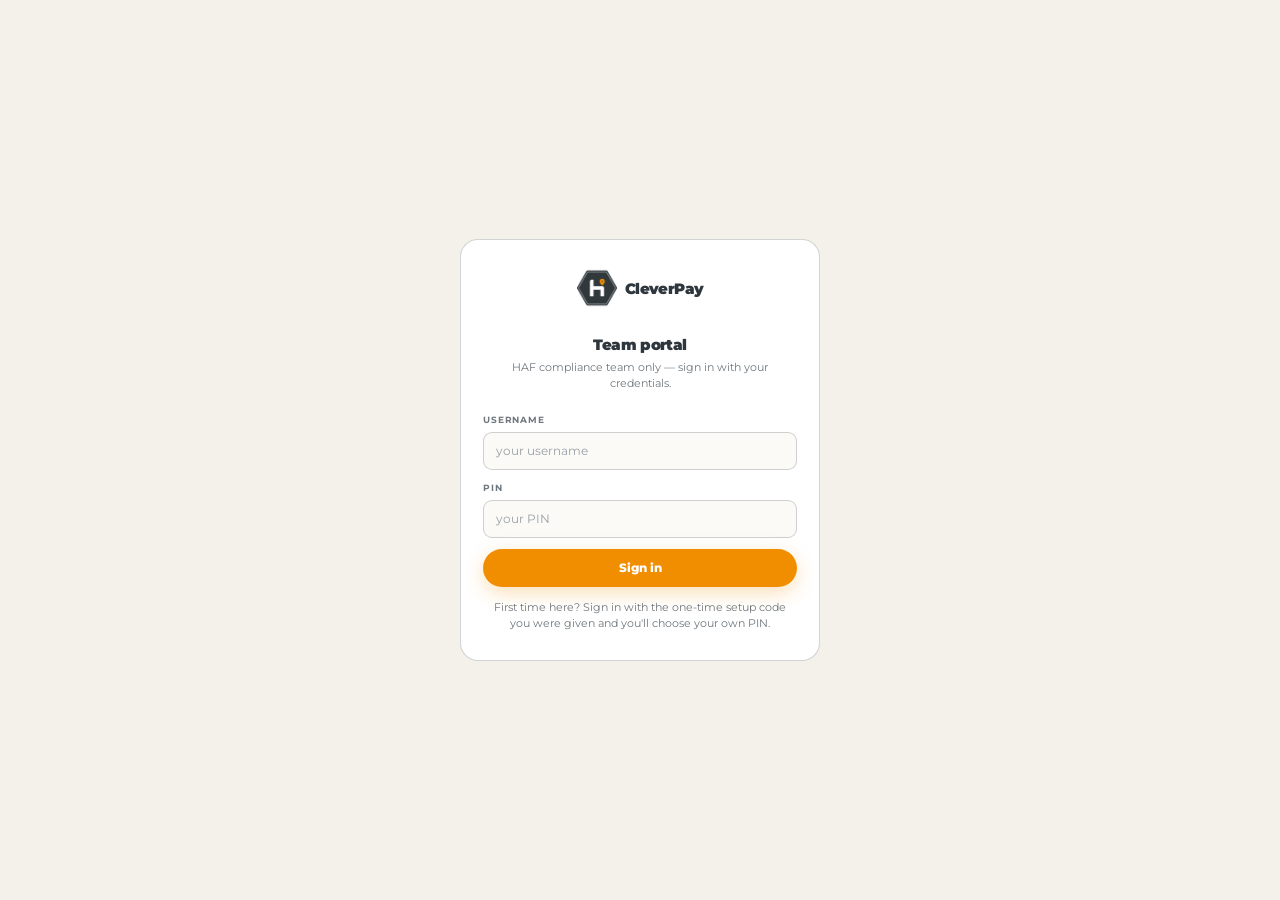
<file: team.html>
<!DOCTYPE html>
<html lang="en">
<head>
<meta charset="UTF-8">
<script src="/brand/haf-theme.js"></script>
<meta name="viewport" content="width=device-width, initial-scale=1.0">
<meta http-equiv="Cache-Control" content="no-cache, no-store, must-revalidate">
<title>Team Portal — HAF CleverPay</title>
<link rel="stylesheet" href="team.css">
<link rel="stylesheet" href="/brand/haf-brand.css">
<link rel="stylesheet" href="/haf-bridge.css">
</head>
<body>

<!-- Login gate -->
<div id="gate" class="gate">
  <div class="gate-card">
    <div class="gate-logo">
      <span class="haf-logo" style="height:40px"><img src="/haf-mark.png" alt="HAF" style="height:100%;width:auto;display:block"></span>
      <span style="font-family:var(--dp);font-weight:900;font-size:1.1rem;letter-spacing:-.04em">Clever<span style="color:var(--haf-orange-ink)">Pay</span></span>
    </div>
    <div class="gate-title">Team portal</div>
    <div class="gate-sub">HAF compliance team only — sign in with your credentials.</div>
    <label class="fl">Username</label>
    <input class="fi" id="gate-user" type="text" placeholder="your username" autocomplete="username" onkeydown="if(event.key==='Enter')document.getElementById('gate-pw').focus()">
    <label class="fl">PIN</label>
    <input class="fi" id="gate-pw" type="password" placeholder="your PIN" autocomplete="current-password" onkeydown="if(event.key==='Enter')gateLogin()">
    <button class="btn-full" onclick="gateLogin()">Sign in</button>
    <div class="gate-err" id="gate-err">Incorrect username or PIN. Try again.</div>
    <div class="gate-sub" style="margin:.9rem 0 0">First time here? Sign in with the one-time setup code you were given and you'll choose your own PIN.</div>
  </div>

  <!-- First sign-in: choose your own PIN -->
  <div class="gate-card" id="setpin-card" style="display:none">
    <div class="gate-logo">
      <span class="haf-logo" style="height:40px"><img src="/haf-mark.png" alt="HAF" style="height:100%;width:auto;display:block"></span>
      <span style="font-family:var(--dp);font-weight:900;font-size:1.1rem;letter-spacing:-.04em">Clever<span style="color:var(--haf-orange-ink)">Pay</span></span>
    </div>
    <div class="gate-title">Choose your PIN</div>
    <div class="gate-sub">Welcome, <span id="setpin-name">there</span>. Pick a PIN of 4 to 6 numbers — only you will know it.</div>
    <label class="fl">New PIN</label>
    <input class="fi" id="setpin-a" type="password" inputmode="numeric" maxlength="6" placeholder="4–6 numbers" autocomplete="new-password" onkeydown="if(event.key==='Enter')document.getElementById('setpin-b').focus()">
    <label class="fl">Confirm PIN</label>
    <input class="fi" id="setpin-b" type="password" inputmode="numeric" maxlength="6" placeholder="type it again" autocomplete="new-password" onkeydown="if(event.key==='Enter')savePin()">
    <button class="btn-full" onclick="savePin()">Save my PIN</button>
    <div class="gate-err" id="setpin-err"></div>
  </div>
</div>

<!-- Main shell -->
<div class="shell" id="shell">
  <header class="bar">
    <a href="index.html" class="logo">
      <span class="haf-logo"><img src="/haf-mark.png" alt="HAF" style="height:100%;width:auto;display:block"></span>
      <div class="logo-t">Clever<span>Pay</span> <span class="logo-tag">Team</span></div>
    </a>
    <div class="bar-r">
      <span class="welcome">Welcome, <strong id="welcome-name">—</strong></span>
      <div class="bar-badge" id="pending-badge">0 pending</div>
      <button class="add-btn" onclick="openAdd()" title="Manually add a driver or a Find a Courier account">
        <svg viewBox="0 0 24 24" width="14" height="14" fill="none" stroke="currentColor" stroke-width="2.4" stroke-linecap="round"><line x1="12" y1="5" x2="12" y2="19"/><line x1="5" y1="12" x2="19" y2="12"/></svg>
        Add account
      </button>
      <button class="icon-btn" onclick="refreshQueue()" title="Refresh">
        <svg viewBox="0 0 24 24"><polyline points="1 4 1 10 7 10"/><path d="M3.51 15a9 9 0 1 0 .49-3.5"/></svg>
      </button>
      <button type="button" class="icon-btn" data-haf-theme-toggle aria-pressed="false" title="Switch to night"><svg class="haf-icon-moon" viewBox="0 0 24 24" fill="none" stroke="currentColor" stroke-width="1.8" stroke-linecap="round" stroke-linejoin="round"><path d="M21 12.8A9 9 0 1 1 11.2 3a7 7 0 0 0 9.8 9.8Z"/></svg><svg class="haf-icon-sun" viewBox="0 0 24 24" fill="none" stroke="currentColor" stroke-width="1.8" stroke-linecap="round" stroke-linejoin="round"><circle cx="12" cy="12" r="4"/><path d="M12 2v2M12 20v2M4.9 4.9l1.4 1.4M17.7 17.7l1.4 1.4M2 12h2M20 12h2M4.9 19.1l1.4-1.4M17.7 6.3l1.4-1.4"/></svg></button>
      <button class="icon-btn" onclick="openChangePin()" title="Change my PIN">
        <svg viewBox="0 0 24 24"><rect x="3" y="11" width="18" height="10" rx="2"/><path d="M7 11V7a5 5 0 0 1 10 0v4"/></svg>
      </button>
      <button class="icon-btn" onclick="doSignOut()" title="Sign out">
        <svg viewBox="0 0 24 24"><path d="M9 21H5a2 2 0 0 1-2-2V5a2 2 0 0 1 2-2h4"/><polyline points="16 17 21 12 16 7"/><line x1="21" y1="12" x2="9" y2="12"/></svg>
      </button>
    </div>
  </header>

  <div class="kpi-strip">
    <div class="kpi"><div class="kpi-label">Pending</div><div class="kpi-value am" id="kpi-pending">0</div></div>
    <div class="kpi"><div class="kpi-label">In Review</div><div class="kpi-value or" id="kpi-reviewing">0</div></div>
    <div class="kpi"><div class="kpi-label">Approved</div><div class="kpi-value gn" id="kpi-approved">0</div></div>
    <div class="kpi"><div class="kpi-label">Total</div><div class="kpi-value tx" id="kpi-total">0</div></div>
  </div>

  <div class="tab-bar">
    <!-- Brent, 14 Aug: everyone who has come through the front door, newest first,
         and where each of them is up to. Drivers and courier companies sit in the
         document process; freight and business are straight in. -->
    <div class="tab" id="tab-signedup" onclick="setTab('signedup')">Signed up and in <span class="tab-count" id="tc-signedup">0</span></div>
    <div class="tab active" id="tab-pending" onclick="setTab('pending')">Pending <span class="tab-count" id="tc-pending">0</span></div>
    <div class="tab" id="tab-reviewing" onclick="setTab('reviewing')">In Review <span class="tab-count" id="tc-reviewing">0</span></div>
    <div class="tab" id="tab-approved" onclick="setTab('approved')">Approved <span class="tab-count" id="tc-approved">0</span></div>
    <div class="tab" id="tab-rejected" onclick="setTab('rejected')">Rejected <span class="tab-count" id="tc-rejected">0</span></div>
    <div class="tab" id="tab-all" onclick="setTab('all')">All</div>
    <!-- Brent, 10 Sep: "show what's come in the system for invoices and payment
         purposes so CleverPay can see all new sign ups." Every account that has
         come through the front door, with the billing details beside it. -->
    <div class="tab" id="tab-payments" onclick="setTab('payments')">Invoices &amp; payments <span class="tab-count" id="tc-payments">0</span></div>
    <div class="tab" id="tab-archived" onclick="setTab('archived')">Archived <span class="tab-count" id="tc-archived">0</span></div>
    <div class="tab" id="tab-settings" onclick="setTab('settings')">⚙ Settings</div>
  </div>

  <div class="content" id="main-content"></div>
</div>

<!-- Reject modal -->
<div class="modal-ov" id="modal-ov">
  <div class="modal">
    <h2>Reject application</h2>
    <p>Give a clear reason — the applicant will see this so they know what to address before reapplying.</p>
    <textarea id="reject-reason-text" placeholder="e.g. Hire & Reward insurance certificate has expired. Please renew and reapply."></textarea>
    <div class="modal-btns">
      <button class="mbt mbt-gh" onclick="closeModal()">Cancel</button>
      <button class="mbt mbt-red" onclick="confirmReject()">Reject application</button>
    </div>
  </div>
</div>

<!-- Block modal — Brent, 14 Aug: a blocked account is told, in the reviewer's own
     words, and pointed at the door it can put things right through. The notes ARE
     the email, so they are written here and the press cannot go without them. -->
<!-- Change my PIN — anyone signed in can change their own, whenever they want.
     The current PIN is required, so a left-open screen cannot be used to lock someone out. -->
<div class="modal-ov" id="cp-ov">
  <div class="modal">
    <h2>Change my PIN</h2>
    <p>Only you will know it. Choose 4 to 6 numbers — you will use the new PIN the next time you sign in.</p>
    <label class="fl">Current PIN</label>
    <input class="fi" id="cp-cur" type="password" inputmode="numeric" maxlength="6" placeholder="the PIN you use now" autocomplete="current-password">
    <label class="fl">New PIN</label>
    <input class="fi" id="cp-a" type="password" inputmode="numeric" maxlength="6" placeholder="4–6 numbers" autocomplete="new-password">
    <label class="fl">Confirm new PIN</label>
    <input class="fi" id="cp-b" type="password" inputmode="numeric" maxlength="6" placeholder="type it again" autocomplete="new-password" onkeydown="if(event.key==='Enter')saveChangedPin()">
    <div class="gate-err" id="cp-err"></div>
    <div class="modal-btns">
      <button class="mbt mbt-gh" onclick="closeChangePin()">Cancel</button>
      <button class="mbt mbt-green" id="cp-go" onclick="saveChangedPin()">Save my new PIN</button>
    </div>
  </div>
</div>

<div class="modal-ov" id="bk-ov">
  <div class="modal">
    <h2>Block <span id="bk-who"></span></h2>
    <p>They are refused all access while blocked. <strong>What you write below is sent to them</strong> at <strong id="bk-email"></strong>, with an invitation to sign in and put it right.</p>
    <textarea id="bk-reason-text" placeholder="e.g. The insurance certificate on file is in a different name to your licence. Please upload one in your own name."></textarea>
    <p class="modal-note" id="bk-cost"></p>
    <div class="modal-btns">
      <button class="mbt mbt-gh" onclick="closeBlock()">Cancel</button>
      <button class="mbt mbt-red" id="bk-go" onclick="confirmBlock()">Block and send this</button>
    </div>
  </div>
</div>

<!-- Approve modal — shown only when the email is still unconfirmed, so approval and
     the email decision are made together and nobody is left approved-but-locked-out -->
<div class="modal-ov" id="ae-ov">
  <div class="modal">
    <h2>Approve — is their email confirmed?</h2>
    <p>Their email address <strong id="ae-email"></strong> has not been confirmed yet. Access stays locked until it is — approving on its own leaves them waiting.</p>
    <p>Confirm it if you know this address reaches them (they replied to us, or you have spoken with them). If you are not sure yet, approve only — the card keeps its Confirm email button for later.</p>
    <div class="modal-btns ae-btns">
      <button class="mbt mbt-gh" onclick="closeApproveEmail()">Cancel</button>
      <button class="mbt mbt-gh" onclick="approveOnly()">Approve only</button>
      <button class="mbt mbt-green" onclick="approveAndConfirm()">Approve + confirm email</button>
    </div>
  </div>
</div>

<!-- Chase the outstanding paperwork — the team sees exactly what will be asked for, and where it lands -->
<div class="modal-ov" id="rm-ov">
  <div class="modal">
    <h2>Send a document reminder</h2>
    <p>We will email <strong id="rm-who"></strong> at <strong id="rm-email"></strong> with a link to sign in and upload. Tick only what you are asking for this time:</p>
    <ul class="rm-list" id="rm-list"></ul>
    <p class="rm-note">One reminder per applicant per day. It leaves the HAF mailbox within seconds of the press, and this card records what was asked for.</p>
    <div class="modal-btns">
      <button class="mbt mbt-gh" onclick="closeRemind()">Cancel</button>
      <button class="mbt mbt-green" id="rm-go" onclick="confirmRemind()">Send the reminder</button>
    </div>
  </div>
</div>

<!-- Clear an application and send the applicant back to the start.
     Everything it destroys is spelled out before the press, because none of it comes back. -->
<div class="modal-ov" id="cl-ov">
  <div class="modal">
    <h2>Clear this application and send it back</h2>
    <p><strong id="cl-who"></strong> starts again. We will:</p>
    <ul class="rm-list">
      <li>take <strong id="cl-docs"></strong> off the record and delete the files</li>
      <li>clear the driving licence number, DVLA check code and National Insurance number, and both checks</li>
      <li>put the account back to pending</li>
      <li id="cl-access">switch their HAF KNECT and PLNA access back off</li>
      <li>email <strong id="cl-email"></strong> asking them to sign in and send everything again</li>
    </ul>
    <p class="rm-note">Their login stays the same, so they can get straight back in. Nothing here can be undone — if you only want it off your list, archive it instead.</p>
    <div class="modal-btns">
      <button class="mbt mbt-gh" onclick="closeClear()">Cancel</button>
      <button class="mbt mbt-red" id="cl-go" onclick="confirmClear()">Clear it and send it back</button>
    </div>
  </div>
</div>

<!-- Delete for good. Typing the reference is the point: it cannot be done by reflex. -->
<div class="modal-ov" id="dl-ov">
  <div class="modal">
    <h2>Delete this application for good</h2>
    <p>The record for <strong id="dl-who"></strong> and every document on it will be removed. There is no undo, and no copy kept.</p>
    <p class="rm-note">This removes their CleverPay record only — if they already have a HAF KNECT or PLNA account, that stays until it is closed there. The compliance group is told who deleted what.</p>
    <!-- Said before the press, not after: whether a real person is about to be
         emailed changes whether you want to press it at all. -->
    <p class="rm-note" id="dl-mail"></p>
    <p>Type <strong id="dl-ref"></strong> to confirm:</p>
    <input id="dl-confirm" class="fi" autocomplete="off" spellcheck="false" oninput="dlTyped()" placeholder="HAF-CP-…">
    <div class="modal-btns">
      <button class="mbt mbt-gh" onclick="closeDelete()">Cancel</button>
      <button class="mbt mbt-red" id="dl-go" onclick="confirmDelete()" disabled>Delete it for good</button>
    </div>
  </div>
</div>

<!-- Document viewer — opens the real file the applicant uploaded -->
<div class="doc-ov" id="doc-ov" onclick="if(event.target===this)closeDoc()">
  <div class="doc-modal">
    <div class="dv-head">
      <div class="dv-heads">
        <div class="dv-title" id="dv-title">Document</div>
        <div class="dv-sub" id="dv-sub"></div>
      </div>
      <button class="dv-x" onclick="closeDoc()" title="Close">
        <svg viewBox="0 0 24 24"><line x1="18" y1="6" x2="6" y2="18"/><line x1="6" y1="6" x2="18" y2="18"/></svg>
      </button>
    </div>
    <div class="dv-body" id="dv-body"></div>
    <div class="dv-foot">
      <button class="btn btn-gh" id="dv-prev" onclick="stepDoc(-1)">
        <svg viewBox="0 0 24 24"><polyline points="15 18 9 12 15 6"/></svg>Previous
      </button>
      <span class="dv-count" id="dv-count"></span>
      <button class="btn btn-gh" id="dv-next" onclick="stepDoc(1)">Next
        <svg viewBox="0 0 24 24"><polyline points="9 18 15 12 9 6"/></svg>
      </button>
      <a class="btn btn-gh" id="dv-dl" download>
        <svg viewBox="0 0 24 24"><path d="M21 15v4a2 2 0 0 1-2 2H5a2 2 0 0 1-2-2v-4"/><polyline points="7 10 12 15 17 10"/><line x1="12" y1="15" x2="12" y2="3"/></svg>Download
      </a>
      <button class="btn btn-approve" id="dv-tick" onclick="tickFromViewer()">Tick as checked</button>
    </div>
  </div>
</div>

<!-- Add account modal -->
<div class="modal-ov" id="add-ov">
  <div class="modal" style="max-width:560px">
    <h2>Add an account manually</h2>
    <p>For current drivers and partners who are already working with HAF — they get the same HAF username and can log in to CleverPay like anyone else.</p>

    <div class="add-type-row">
      <button class="add-type active" id="at-driver" onclick="setAddType('driver')">Owner Driver</button>
      <button class="add-type" id="at-freight" onclick="setAddType('freight')">Find a Courier</button>
    </div>

    <div id="add-driver-fields">
      <div class="add-grid">
        <div><label class="fl">First name *</label><input class="fi" id="ad-fname" type="text"></div>
        <div><label class="fl">Last name *</label><input class="fi" id="ad-lname" type="text"></div>
        <div><label class="fl">Mobile *</label><input class="fi" id="ad-phone" type="tel" placeholder="07…"></div>
        <div><label class="fl">Date of birth *</label><input class="fi" id="ad-dob" type="date"></div>
        <div><label class="fl">Email</label><input class="fi" id="ad-email" type="email"></div>
        <div><label class="fl">Vehicle type</label>
          <select class="fi" id="ad-vtype">
            <option value="">—</option><option value="Small van">Small van</option><option value="Midi van">Midi van</option>
            <option value="SWB van">SWB van</option><option value="MWB van">MWB van</option>
            <option value="LWB van">LWB van</option><option value="XLWB van">XLWB van</option>
            <option value="Luton">Luton</option><option value="Luton — tail lift">Luton — tail lift</option>
          </select>
        </div>
        <div><label class="fl">Vehicle reg</label><input class="fi" id="ad-vreg" type="text" placeholder="AB12 CDE"></div>
        <div><label class="fl">PIN (optional, 4–6 digits)</label><input class="fi" id="ad-pin" type="text" inputmode="numeric" maxlength="6" placeholder="for their login"></div>
      </div>
    </div>

    <div id="add-freight-fields" style="display:none">
      <div class="add-grid">
        <div><label class="fl">Company name *</label><input class="fi" id="af-company" type="text"></div>
        <div><label class="fl">Companies House no.</label><input class="fi" id="af-crn" type="text"></div>
        <div><label class="fl">Contact name *</label><input class="fi" id="af-name" type="text"></div>
        <div><label class="fl">Job title</label><input class="fi" id="af-title" type="text"></div>
        <div><label class="fl">Phone *</label><input class="fi" id="af-phone" type="tel"></div>
        <div><label class="fl">Email</label><input class="fi" id="af-email" type="email"></div>
        <div><label class="fl">VAT no. (optional)</label><input class="fi" id="af-vat" type="text"></div>
      </div>
    </div>

    <!-- Documents the team already holds — attached while the account is created, so
         nobody has to come back and chase paperwork that was on the desk all along. -->
    <div class="add-docs">
      <div class="add-docs-head">
        <div>
          <div class="fl" style="margin:0">Documents <span class="add-docs-opt">optional</span></div>
          <div class="add-docs-sub" id="add-docs-sub">Attach anything you already hold — it lands on their record exactly like their own upload.</div>
        </div>
        <button type="button" class="add-docs-toggle" id="add-docs-toggle" onclick="toggleAddDocs()">Attach documents</button>
      </div>
      <div class="add-doc-rows" id="add-doc-rows" style="display:none"></div>
    </div>

    <div class="add-meta-row">
      <div class="add-uname-box">
        <div class="fl" style="margin:0 0 .15rem">HAF username</div>
        <div class="add-uname" id="add-uname">—</div>
      </div>
      <div style="flex:1">
        <label class="fl">Starting status</label>
        <select class="fi" id="add-status" style="margin-bottom:0">
          <option value="approved">Approved — active straight away</option>
          <option value="pending">Pending — review documents first</option>
        </select>
      </div>
    </div>

    <div class="gate-err" id="add-err" style="margin-top:.6rem"></div>

    <div class="modal-btns">
      <button class="mbt mbt-gh" onclick="closeAdd()">Cancel</button>
      <button class="mbt mbt-or" id="add-submit" onclick="addSubmit()">Add account</button>
    </div>
  </div>
</div>

<!-- Correcting a record that already exists. The body is drawn by team-edit.js from
     the account itself, because a driver, a forwarder and a business enquiry hold
     different information — and only a driver has the driving-record codes. -->
<div class="modal-ov" id="edit-ov">
  <div class="modal" style="max-width:560px">
    <h2 id="edit-title">Edit account</h2>
    <p id="edit-sub"></p>
    <div id="edit-body"></div>
    <div class="gate-err" id="edit-err" style="margin-top:.6rem"></div>
    <div class="modal-btns">
      <button class="mbt mbt-gh" onclick="closeEdit()">Cancel</button>
      <button class="mbt mbt-or" id="edit-save" onclick="saveEdit()">Save changes</button>
    </div>
  </div>
</div>

<!-- The generated key, shown once and never again -->
<div class="modal-ov" id="ig-key-ov">
  <div class="modal">
    <h2 id="ig-key-title">Your key</h2>
    <p>Copy this now and give it to the back office through a safe channel. <strong>It will not be shown again</strong> — if it is lost, come back here and replace it.</p>
    <div class="ig-key-box"><code id="ig-key-val"></code></div>
    <div class="modal-btns">
      <button class="mbt mbt-gh" id="ig-key-copy">Copy key</button>
      <button class="mbt mbt-or" onclick="igCloseKey()">I've saved it</button>
    </div>
  </div>
</div>

<div class="toast" id="toast"></div>

<style>
.add-btn{display:inline-flex;align-items:center;gap:.35rem;background:var(--or);color:#fff;border:none;border-radius:9px;padding:.42rem .8rem;font-family:inherit;font-size:.76rem;font-weight:700;cursor:pointer;transition:filter .15s}
.add-btn:hover{filter:brightness(1.08)}
.add-type-row{display:flex;gap:.5rem;margin:.9rem 0 .9rem}
.add-type{flex:1;padding:.55rem;border-radius:var(--rx);border:1.5px solid var(--lns);background:var(--p2);color:var(--mu);font-family:inherit;font-size:.78rem;font-weight:600;cursor:pointer;transition:all .14s}
.add-type:hover{color:var(--tx)}
.add-type.active{border-color:var(--or-g);color:var(--haf-orange-ink);background:var(--or-d)}
.add-grid{display:grid;grid-template-columns:1fr 1fr;gap:.15rem .7rem}
.add-meta-row{display:flex;gap:.7rem;align-items:flex-end;margin-top:.5rem}
.add-uname-box{background:rgba(241,142,0,.07);border:1px solid rgba(241,142,0,.25);border-radius:10px;padding:.5rem .8rem}
.add-uname{font-family:'SF Mono',Consolas,monospace;font-weight:700;font-size:.95rem;color:var(--haf-orange-ink);letter-spacing:.04em}
.mbt-or{background:var(--or);color:#fff}
#add-ov .modal{max-height:88vh;overflow-y:auto}
/* Same card language as the document list on an applicant's record, so the team
   reads one layout in both places. Tokens only — an undefined one loses the border. */
/* Spacing is measured, not guessed (worker/test-add-docs-spacing.mjs). No top margin:
   the fields already end on their own .75rem, which sits the rule 12px below them
   against 12.8px above the heading — centred. The 1.25rem tail wins the margin
   collapse with the meta row's .5rem, so section-to-section stays the 20px the rest
   of the form uses. */
.add-docs{margin:0 0 1.25rem;border-top:1px solid var(--ln);padding-top:.8rem}
.add-docs-head{display:flex;align-items:center;justify-content:space-between;gap:.75rem}
.add-docs-opt{font-weight:600;color:var(--mu);text-transform:none;letter-spacing:0}
.add-docs-sub{font-size:.7rem;line-height:1.45;color:var(--mu);margin-top:.15rem;max-width:46ch}
.add-docs-toggle{flex:none;display:inline-flex;align-items:center;font-family:inherit;font-size:.7rem;font-weight:700;padding:.34rem .7rem;border-radius:var(--pill);background:var(--p2);border:1.5px solid var(--lns);color:var(--mu);cursor:pointer;transition:all .14s}
.add-docs-toggle:hover{color:var(--tx)}
.add-docs-toggle.on{background:var(--or-d);border-color:var(--or-g);color:var(--haf-orange-ink)}
/* capped so a long list never pushes Add account past the bottom of the screen —
   a half-row showing is the cue that there is more below */
.add-doc-rows{display:flex;flex-direction:column;gap:.38rem;margin-top:.75rem;max-height:14.6rem;overflow-y:auto;padding-right:.2rem}
.adr{display:flex;align-items:center;gap:.65rem;padding:.48rem .75rem;border-radius:var(--rx);background:var(--p2);border:1px solid var(--ln)}
.adr.on{background:var(--or-d);border-color:var(--or-g)}
.adr-name{flex:1;min-width:0;font-size:.76rem;font-weight:600;color:var(--tx);display:flex;align-items:center;gap:.4rem}
.adr-badge{flex:none;font-size:.6rem;font-weight:700;text-transform:uppercase;letter-spacing:.05em;padding:.08rem .35rem;border-radius:var(--pill)}
.adr-req{background:var(--or-d);color:var(--haf-orange-ink)}
.adr.on .adr-req{background:var(--or-g)}
.adr-opt{background:var(--p3);color:var(--mu)}
.adr-file{flex:none;max-width:140px;overflow:hidden;text-overflow:ellipsis;white-space:nowrap;font-size:.66rem;color:var(--mu)}
.adr-file.err{color:var(--rd)}
.adr-btn{flex:none;font-family:inherit;font-size:.66rem;font-weight:700;padding:.26rem .62rem;border-radius:var(--pill);background:var(--p);border:1.5px solid var(--lns);color:var(--mu);cursor:pointer;transition:all .14s}
.adr-btn:hover{color:var(--tx);border-color:var(--or-g)}
.adr-empty{font-size:.72rem;color:var(--mu);padding:.55rem .75rem;border-radius:var(--rx);background:var(--p2);border:1px solid var(--ln)}
@media(max-width:560px){.add-grid{grid-template-columns:1fr}.add-meta-row{flex-direction:column;align-items:stretch}
  .add-docs-head{flex-direction:column;align-items:stretch}.add-docs-sub{max-width:none}
  .add-docs-toggle{align-self:flex-start;margin-top:.5rem}
  .adr{flex-wrap:wrap;gap:.35rem .5rem;padding:.45rem .6rem}
  .adr-name{flex:1 0 100%}.adr-file{flex:1;max-width:none}}

/* ── putting a file on a record by hand, and correcting what it holds ── */
/* the panel is taller than a phone screen, so it scrolls inside itself —
   without this the Save button sits below the fold and cannot be reached */
#edit-ov .modal{max-height:88vh;overflow-y:auto}
.doc-add{display:inline-flex;align-items:center;gap:.28rem;flex-shrink:0;font-size:.66rem;font-weight:800;letter-spacing:.02em;
  padding:.24rem .55rem;border-radius:var(--pill);cursor:pointer;font-family:inherit;
  background:var(--p2);color:var(--mu);border:1.5px solid var(--lns);transition:all .14s}
.doc-add:hover{color:var(--tx);border-color:var(--mu)}
.doc-add svg{width:11px;height:11px;fill:none;stroke:currentColor;stroke-width:2.2;stroke-linecap:round;stroke-linejoin:round}
.doc-del{padding:.24rem .35rem}
.doc-del:hover{color:var(--rd);border-color:rgba(180,72,63,.45);background:rgba(180,72,63,.08)}
.doc-row.absent{background:var(--p2);border-style:dashed}
.doc-row.uploading{opacity:.55;pointer-events:none}
.doc-byteam{margin-left:.4rem;font-size:.6rem;font-weight:700;color:var(--mu);border:1px solid var(--lns);
  border-radius:var(--pill);padding:.02rem .3rem;vertical-align:middle}
.ed-sec{font-size:.62rem;font-weight:800;letter-spacing:.09em;text-transform:uppercase;color:var(--mu);
  margin:1rem 0 .5rem;padding-bottom:.3rem;border-bottom:1px solid var(--ln)}
.ed-sec:first-child{margin-top:.4rem}
.ed-note{font-size:.66rem;color:var(--mu);line-height:1.5;margin:-.2rem 0 .2rem}
.ed-notes{width:100%;resize:vertical;min-height:56px;line-height:1.5}
.ed-hist{display:flex;flex-direction:column;gap:.2rem;max-height:132px;overflow-y:auto;
  background:var(--p2);border:1px solid var(--ln);border-radius:var(--rx);padding:.45rem .6rem}
.ed-hist-line{font-size:.66rem;color:var(--mu);line-height:1.45}
@media(max-width:640px){
  .doc-add{padding:.22rem .45rem;font-size:.62rem}
  .ed-hist{max-height:96px}
}
</style>

<script src="api.js"></script>
<script src="team-config.js"></script>
<script src="team.js"></script>
<script src="team-add.js"></script>
<script src="team-edit.js"></script>
<script src="team-users.js"></script>
</body>
</html>
</file>
<file: index.css>
:root{
  --bg:#0e1113;--p:#171a1d;--p2:#1e2226;--p3:#252b30;
  --tx:#f0edea;--mu:#8a9298;--su:#4f5a62;
  --ln:rgba(240,237,234,.08);--lns:rgba(240,237,234,.16);--lnx:rgba(240,237,234,.24);
  --or:#f18e00;--or-d:rgba(241,142,0,.10);--or-g:rgba(241,142,0,.28);
  --gn:#2dab60;--rd:var(--haf-negative);--am:var(--haf-caution);
  --r:18px;--rs:13px;--rx:9px;--pill:999px;
  --fn:"Inter",sans-serif;--dp:"Montserrat",sans-serif;
  --sd:0 2px 16px rgba(0,0,0,.35);
}
[data-theme=light]{
  --bg:#f4f2ef;--p:#ffffff;--p2:#eceae6;--p3:#e2dfd9;
  --tx:#1a1e22;--mu:#6b7580;--su:#9aa3ad;
  --ln:rgba(26,30,34,.09);--lns:rgba(26,30,34,.16);--lnx:rgba(26,30,34,.24);
}
*,*::before,*::after{box-sizing:border-box;margin:0;padding:0}
html{font-size:14px}
body{font-family:var(--fn);background:var(--bg);color:var(--tx);min-height:100vh;-webkit-font-smoothing:antialiased;line-height:1.55}
input,select,button,textarea{font:inherit;color:inherit;border:none;outline:none;background:none;cursor:pointer}
ul{list-style:none}

/* ── BAR ── */
.bar{height:60px;display:flex;align-items:center;justify-content:space-between;padding:0 1.4rem;background:rgba(14,17,19,.92);backdrop-filter:blur(14px);-webkit-backdrop-filter:blur(14px);border-bottom:1px solid var(--ln);position:sticky;top:0;z-index:50}
[data-theme=light] .bar{background:rgba(244,242,239,.94)}
.logo{display:flex;align-items:center;gap:.6rem;text-decoration:none}
.logo-m{width:34px;height:34px;background:var(--or);border-radius:10px;display:flex;align-items:center;justify-content:center;font-family:var(--dp);font-weight:900;font-size:.95rem;color:#fff;letter-spacing:-.04em;box-shadow:0 4px 14px var(--or-g);flex-shrink:0}
.logo-t{font-family:var(--dp);font-weight:900;font-size:1.05rem;letter-spacing:-.04em;color:var(--tx)}
.logo-t span{color:var(--haf-orange-ink)}
.bar-r{display:flex;align-items:center;gap:.5rem}
.theme-btn{width:34px;height:34px;border-radius:var(--rx);background:var(--p2);border:1px solid var(--ln);display:flex;align-items:center;justify-content:center;color:var(--mu);transition:color .15s}
.theme-btn:hover{color:var(--tx)}

/* ── STEPS ── */
/* The progress row fits the screen it is on rather than scrolling sideways.
   The connector lines absorb any spare space and give it back when space is
   tight; below 500px the labels step aside and leave their numbered circles,
   so the stage the applicant is on stays readable on a phone. */
.steps{display:flex;align-items:center;justify-content:center;gap:0;padding:.9rem 1.4rem;border-bottom:1px solid var(--ln);background:var(--p);overflow:hidden}
.step{display:flex;align-items:center;gap:.45rem;font-size:.74rem;font-weight:700;letter-spacing:.02em;color:var(--mu);white-space:nowrap;flex:0 1 auto;min-width:0}
.step-l{overflow:hidden;text-overflow:ellipsis}
.step-n{width:22px;height:22px;flex:0 0 22px;border-radius:50%;background:var(--p2);border:1.5px solid var(--lns);display:flex;align-items:center;justify-content:center;font-size:.66rem;font-weight:800;color:var(--mu);transition:all .2s}
.step.active .step-n{background:var(--or);border-color:var(--haf-orange-ink);color:#fff}
.step.active{color:var(--haf-orange-ink)}
.step.done .step-n{background:var(--gn);border-color:var(--gn);color:#fff}
.step.done{color:var(--gn)}
.step-sep{flex:1 1 12px;min-width:8px;max-width:32px;height:1.5px;background:var(--lns);margin:0 .4rem}
.step-sep.done{background:var(--gn)}
@media (max-width:500px){
  .steps{padding:.9rem .7rem}
  .step-sep{margin:0 .25rem;min-width:6px}
  .step .step-l{display:none}
  .step.active .step-l{display:inline}
}

/* ── PAGE ── */
.page{max-width:540px;margin:0 auto;padding:2rem 1.25rem 5rem}

/* ── TYPE SELECT ── */
.page-head{text-align:center;margin-bottom:2rem}
.page-kicker{font-size:.7rem;font-weight:700;letter-spacing:.1em;text-transform:uppercase;color:var(--haf-orange-ink);margin-bottom:.55rem}
.page-title{font-family:var(--dp);font-size:1.65rem;font-weight:900;letter-spacing:-.045em;color:var(--tx);line-height:1.15}
.page-sub{font-size:.84rem;color:var(--mu);margin-top:.5rem;line-height:1.6}

.type-grid{display:grid;grid-template-columns:repeat(3,1fr);gap:.75rem;margin-bottom:1.5rem}
.biz-route{display:flex;align-items:center;gap:.9rem;background:var(--p);border:2px solid var(--lns);border-radius:var(--r);padding:1.1rem 1.2rem;margin-bottom:.75rem;cursor:pointer;text-decoration:none;transition:border-color .15s,background .15s}
.biz-route:hover{border-color:var(--haf-orange-ink);background:var(--p2)}
.br-icon{width:44px;height:44px;border-radius:12px;background:var(--or-d);border:1.5px solid rgba(241,142,0,.2);display:flex;align-items:center;justify-content:center;color:var(--haf-orange-ink);flex:none}
.br-icon svg{width:22px;height:22px;fill:none;stroke:currentColor;stroke-width:2;stroke-linecap:round;stroke-linejoin:round}
.br-body{flex:1;min-width:0}
.br-name{font-family:var(--dp);font-size:.95rem;font-weight:900;letter-spacing:-.03em;color:var(--tx)}
.br-sub{font-size:.73rem;color:var(--mu);line-height:1.5;margin-top:.15rem}
.br-arrow{color:var(--haf-orange-ink);flex:none}
.br-arrow svg{width:18px;height:18px;fill:none;stroke:currentColor;stroke-width:2;stroke-linecap:round;stroke-linejoin:round}
.type-card{background:var(--p);border:2px solid var(--lns);border-radius:var(--r);padding:1.5rem 1.2rem;display:flex;flex-direction:column;align-items:center;gap:.65rem;cursor:pointer;transition:border-color .15s,background .15s,box-shadow .15s;text-align:center}
.type-card:hover{border-color:rgba(241,142,0,.35);background:var(--p2)}
.type-card.selected{border-color:var(--haf-orange-ink);background:var(--or-d);box-shadow:0 0 0 4px rgba(241,142,0,.08)}
.type-icon{width:52px;height:52px;border-radius:14px;background:var(--or-d);border:1.5px solid rgba(241,142,0,.2);display:flex;align-items:center;justify-content:center;color:var(--haf-orange-ink)}
.type-icon svg{width:24px;height:24px;fill:none;stroke:currentColor;stroke-width:2;stroke-linecap:round;stroke-linejoin:round}
.type-name{font-family:var(--dp);font-size:.95rem;font-weight:900;letter-spacing:-.03em;color:var(--tx)}
.type-desc{font-size:.73rem;color:var(--mu);line-height:1.5}

/* ── FORM ── */
.form-section{display:none}
.form-section.visible{display:block}
.section-label{font-size:.66rem;font-weight:700;letter-spacing:.09em;text-transform:uppercase;color:var(--mu);margin-bottom:.85rem;display:flex;align-items:center;gap:.5rem}
.section-label::after{content:'';flex:1;height:1px;background:var(--ln)}
.fg{margin-bottom:.9rem}
.fl{font-size:.68rem;font-weight:700;letter-spacing:.07em;text-transform:uppercase;color:var(--mu);display:block;margin-bottom:.38rem}
.fl .req{color:var(--haf-orange-ink);margin-left:.1rem}
.fi{width:100%;background:var(--p2);border:1.5px solid var(--lns);border-radius:var(--rx);padding:.68rem .9rem;font-size:.9rem;color:var(--tx);transition:border-color .15s,box-shadow .15s}
.fi::placeholder{color:var(--su)}
.fi:focus{border-color:rgba(241,142,0,.5);box-shadow:0 0 0 3px rgba(241,142,0,.08)}
.fi-row{display:grid;grid-template-columns:1fr 1fr;gap:.65rem}
select.fi{appearance:none;-webkit-appearance:none;background-image:url("data:image/svg+xml,%3Csvg xmlns='http://www.w3.org/2000/svg' width='12' height='12' viewBox='0 0 24 24' fill='none' stroke='%238a9298' stroke-width='2'%3E%3Cpolyline points='6 9 12 15 18 9'/%3E%3C/svg%3E");background-repeat:no-repeat;background-position:right .8rem center;padding-right:2rem}
.fi-hint{font-size:.71rem;color:var(--mu);margin-top:.3rem;line-height:1.5}

/* ── KNECT TOGGLE ── */
.knect-toggle{background:var(--p2);border:1.5px solid var(--lns);border-radius:var(--rs);padding:1rem 1.1rem;display:flex;align-items:center;gap:1rem;cursor:pointer;transition:border-color .15s,background .15s;margin-bottom:.9rem}
.knect-toggle.on{border-color:var(--haf-orange-ink);background:var(--or-d)}
.kt-icon{width:40px;height:40px;border-radius:10px;background:var(--or-d);border:1.5px solid rgba(241,142,0,.2);display:flex;align-items:center;justify-content:center;color:var(--haf-orange-ink);flex-shrink:0}
.kt-icon svg{width:18px;height:18px;fill:none;stroke:currentColor;stroke-width:2;stroke-linecap:round;stroke-linejoin:round}
.kt-body{flex:1}
.kt-label{font-size:.84rem;font-weight:700;color:var(--tx);letter-spacing:-.01em}
.kt-sub{font-size:.72rem;color:var(--mu);margin-top:.1rem}
.kt-sub.highlight{color:var(--haf-orange-ink);font-weight:600}
.kt-pill{width:44px;height:24px;border-radius:var(--pill);background:var(--p3);border:1.5px solid var(--lns);display:flex;align-items:center;padding:2px;transition:all .2s;flex-shrink:0}
.knect-toggle.on .kt-pill{background:var(--or);border-color:var(--haf-orange-ink)}
.kt-thumb{width:16px;height:16px;border-radius:50%;background:#fff;transition:transform .2s;box-shadow:0 1px 4px rgba(0,0,0,.3)}
.knect-toggle.on .kt-thumb{transform:translateX(20px)}

/* ── PROFIT POOLING INFO ── */
.pool-info{background:var(--or-d);border:1px solid rgba(241,142,0,.2);border-radius:var(--rx);padding:.75rem 1rem;display:none;margin-bottom:.9rem}
.pool-info.show{display:block}
.ri-row{display:flex;justify-content:space-between;align-items:center;font-size:.78rem;padding:.22rem 0}
.ri-label{color:var(--mu)}
.ri-val{font-weight:700;color:var(--tx)}
.ri-val.highlight{color:var(--haf-orange-ink)}

/* ── USERNAME PREVIEW ── */
.uname-preview{display:none;background:var(--p);border:1.5px solid var(--or);border-radius:var(--rs);padding:1rem 1.1rem;margin-bottom:1.1rem}
.uname-preview.show{display:block}
.up-label{font-size:.66rem;font-weight:700;letter-spacing:.09em;text-transform:uppercase;color:var(--mu);margin-bottom:.4rem}
.up-val{font-family:var(--dp);font-size:1.4rem;font-weight:900;color:var(--haf-orange-ink);letter-spacing:.04em}
.up-hint{font-size:.72rem;color:var(--mu);margin-top:.3rem}

/* ── BUTTONS ── */
.btn-row{display:flex;gap:.65rem;margin-top:1.5rem}
.btn{display:inline-flex;align-items:center;justify-content:center;gap:.4rem;font-weight:800;font-size:.88rem;letter-spacing:-.01em;border-radius:var(--pill);padding:.72rem 1.6rem;transition:all .15s;cursor:pointer;line-height:1;border:none}
.btn-or{background:var(--or);color:#fff;box-shadow:0 6px 20px rgba(241,142,0,.3);flex:1}
.btn-or:hover{filter:brightness(1.07);transform:translateY(-1px)}
.btn-or:active{transform:translateY(0)}
.btn-gh{background:var(--p2);color:var(--tx);border:1.5px solid var(--lns)}
.btn-gh:hover{border-color:rgba(241,142,0,.35)}
.btn svg{width:16px;height:16px;fill:none;stroke:currentColor;stroke-width:2.2;stroke-linecap:round;stroke-linejoin:round;flex-shrink:0}

/* ── FOUNDERS TIER ── */

/* ── TERMS ACCEPTANCE ── */
.terms-row{display:flex;align-items:flex-start;gap:.7rem;margin-top:1.3rem;padding:.85rem 1rem;background:var(--p2);border:1px solid var(--ln);border-radius:var(--rx)}
.terms-row input[type=checkbox]{flex-shrink:0;width:17px;height:17px;accent-color:var(--haf-orange-ink);cursor:pointer;margin-top:.15rem}
.terms-row label{font-size:.73rem;color:var(--mu);line-height:1.55;cursor:pointer}
.terms-row a{color:var(--haf-orange-ink);text-decoration:none}
.terms-row a:hover{text-decoration:underline}

/* ── SECURITY NOTE ── */
.sec-note{display:flex;align-items:flex-start;gap:.65rem;background:var(--p2);border:1px solid var(--ln);border-radius:var(--rx);padding:.75rem .9rem;margin-top:1.1rem}
.sec-note svg{flex-shrink:0;color:var(--mu);width:15px;height:15px;fill:none;stroke:currentColor;stroke-width:2;stroke-linecap:round;stroke-linejoin:round;margin-top:.1rem}
.sec-note p{font-size:.71rem;color:var(--mu);line-height:1.55}

@media(max-width:420px){
  .type-grid{grid-template-columns:1fr}
  .fi-row{grid-template-columns:1fr}
}

/* ── LOG IN CARD ── */
/* The log-in card and the team tile are a matched pair now — same width, same
   corner, same border weight — so keep them close enough to read as one block. */
.login-card{background:var(--p);border:1.5px solid var(--lns);border-radius:var(--r);padding:1.4rem 1.3rem;margin-bottom:.85rem}
.lc-title{font-family:var(--dp);font-size:1.05rem;font-weight:900;letter-spacing:-.03em;margin-bottom:.25rem}
.lc-sub{font-size:.76rem;color:var(--mu);line-height:1.6;margin-bottom:.9rem}
.lc-row{display:flex;gap:.55rem}
.lc-row .fi{flex:1;margin:0}
.lc-row .btn{flex-shrink:0;padding:.6rem 1.3rem}
.lc-err{display:none;font-size:.74rem;color:var(--rd);margin-top:.6rem}
.lc-err.show{display:block}
.signup-label{font-size:.66rem;font-weight:700;letter-spacing:.09em;text-transform:uppercase;color:var(--mu);margin-bottom:.75rem;display:flex;align-items:center;gap:.5rem}
.signup-label::after{content:'';flex:1;height:1px;background:var(--ln)}
.lc-help{margin-top:.85rem;padding-top:.8rem;border-top:1px solid var(--ln);font-size:.75rem;color:var(--mu)}
.lc-help a{color:var(--haf-orange-ink);font-weight:700;text-decoration:none}
.lc-help a:hover{text-decoration:underline}
.team-link{text-align:center;margin-top:2rem;font-size:.76rem;color:var(--mu)}
.team-link a{color:var(--haf-orange-ink);font-weight:700;text-decoration:none}
.team-link a:hover{text-decoration:underline}
@media(max-width:480px){.lc-row{flex-direction:column}.lc-row .btn{width:100%}}

/* ── TEAM SIGN-IN TILE ──────────────────────────────────────────────────────
   Same width and corner as the log-in card above it, one weight quieter: the
   applicant's orange button stays the loudest thing on the screen. */
.team-band{display:flex;align-items:center;gap:.9rem;background:var(--p);border:1.5px solid var(--lns);border-radius:var(--r);padding:1.05rem 1.3rem;text-decoration:none;cursor:pointer;transition:border-color .15s,background .15s}
.team-band:hover{border-color:rgba(241,142,0,.35);background:var(--p2)}
.tb-icon{width:44px;height:44px;border-radius:12px;background:var(--p2);border:1.5px solid var(--lns);display:flex;align-items:center;justify-content:center;color:var(--mu);flex:none;transition:color .15s,border-color .15s}
.team-band:hover .tb-icon{color:var(--haf-orange-ink);border-color:rgba(241,142,0,.3)}
.tb-icon svg{width:21px;height:21px;fill:none;stroke:currentColor;stroke-width:2;stroke-linecap:round;stroke-linejoin:round}
.tb-body{flex:1;min-width:0}
.tb-name{font-family:var(--dp);font-size:.95rem;font-weight:900;letter-spacing:-.03em;color:var(--tx)}
.tb-sub{font-size:.73rem;color:var(--mu);line-height:1.5;margin-top:.15rem}
.tb-arrow{flex:none;color:var(--mu);transition:color .15s,transform .15s}
.team-band:hover .tb-arrow{color:var(--haf-orange-ink);transform:translateX(2px)}
.tb-arrow svg{width:18px;height:18px;fill:none;stroke:currentColor;stroke-width:2;stroke-linecap:round;stroke-linejoin:round}
@media(max-width:480px){.team-band{align-items:flex-start}.tb-icon{margin-top:.1rem}}

/* The sign-up chooser is kept in the page for the join.usehaf.co.uk hand-over
   but never shown: a display rule set on the class would otherwise beat hidden. */
.type-grid[hidden],.biz-band[hidden]{display:none}

/* ── BUSINESS BAND (purpose-built route under the tiles) ── */
.biz-band{display:flex;align-items:center;gap:.9rem;background:var(--p);border:2px solid var(--lns);border-radius:var(--r);padding:1.1rem 1.2rem;margin:-.6rem 0 1.5rem;cursor:pointer;text-align:left;transition:border-color .15s,background .15s}
.biz-band:hover{border-color:rgba(241,142,0,.35);background:var(--p2)}
.biz-band .bb-body{flex:1;min-width:0}
.biz-band .type-name{margin-bottom:.15rem}
.biz-band .bb-arrow{flex:none;color:var(--haf-orange-ink)}
.biz-band .bb-arrow svg{width:20px;height:20px;fill:none;stroke:currentColor;stroke-width:2;stroke-linecap:round;stroke-linejoin:round}
@media (max-width:560px){.biz-band{flex-direction:row;align-items:flex-start}.biz-band .type-icon{margin-top:.1rem}}
.ft-reward-freight{font-size:.68rem;color:var(--haf-orange-ink);font-weight:600;opacity:.85;margin-top:.1rem}
</file>
<file: brand/haf-brand.css>
/* HAF type — Montserrat, the stand-in for Gotham until the licence lands.
   One variable file per subset, served from our own origin so every HAF
   surface loads the same faces and no page depends on Google.
   When Gotham arrives, drop its faces in here and change nothing else. */

@font-face {
  font-family: 'Montserrat';
  font-style: normal;
  font-weight: 100 900;
  font-display: swap;
  src: url('./fonts/montserrat-latin-ext.woff2') format('woff2');
  unicode-range: U+0100-02BA, U+02BD-02C5, U+02C7-02CC, U+02CE-02D7, U+02DD-02FF, U+0304, U+0308, U+0329, U+1D00-1DBF, U+1E00-1E9F, U+1EF2-1EFF, U+2020, U+20A0-20AB, U+20AD-20C0, U+2113, U+2C60-2C7F, U+A720-A7FF;
}

@font-face {
  font-family: 'Montserrat';
  font-style: normal;
  font-weight: 100 900;
  font-display: swap;
  src: url('./fonts/montserrat-latin.woff2') format('woff2');
  unicode-range: U+0000-00FF, U+0131, U+0152-0153, U+02BB-02BC, U+02C6, U+02DA, U+02DC, U+0304, U+0308, U+0329, U+2000-206F, U+20AC, U+2122, U+2191, U+2193, U+2212, U+2215, U+FEFF, U+FFFD;
}


/* ===========================================================================
   HAF BRAND — one stylesheet for the whole network
   Source of truth: "HAF Logo Usage and Brand Guidelines" (spec sheet, Sep 2026)

     Pantone 151c   #f18e00    orange, accent only
     HAF Grey       #2f373e    the ink

   Day is the default. Night is the same palette inverted, switched by putting
   data-theme="night" on <html>. Nothing here changes layout or behaviour, only
   colour, type and the logo treatment.
   ========================================================================= */

:root {
  /* ---- brand constants: identical in both themes ---- */
  --haf-orange:        #f18e00;
  --haf-orange-hover:  #d97d00;
  --haf-grey:          #2f373e;

  /* ---- day (default) ---- */
  --haf-bg:            #f4f1eb;
  --haf-surface:       #fbfaf7;
  --haf-surface-2:     #ffffff;
  /* a third step down, for the app screens that stack panel on panel */
  --haf-surface-3:     #e9e5dd;
  --haf-ink:           #2f373e;
  --haf-ink-muted:     #6f777d;
  --haf-ink-faint:     #98a0a6;
  --haf-line:          rgba(47, 55, 62, .14);
  --haf-line-strong:   rgba(47, 55, 62, .22);
  --haf-line-xstrong:  rgba(47, 55, 62, .30);
  /* the bar that sits over scrolling content, translucent so it reads as glass */
  --haf-bar:           rgba(244, 241, 235, .92);

  /* status — held to the same warmth as the brand, not stock web colours */
  --haf-positive:      #4f7f58;
  --haf-caution:       #b98530;
  --haf-negative:      #b4483f;
  /* the tinted panel each status sits in — same hue, 12% over the surface */
  --haf-positive-wash: rgba(79, 127, 88, .12);
  --haf-caution-wash:  rgba(185, 133, 48, .12);
  --haf-negative-wash: rgba(180, 72, 63, .12);

  /* logo layers, consumed by the SVG marks */
  --haf-badge-fill:    #2f373e;
  --haf-badge-mark:    #ffffff;

  /* type — the spec sheet calls for Gotham. We do not hold that licence, so
     Montserrat stands in: same geometric sans skeleton, self-hosted in
     haf-fonts.css. When Gotham arrives it goes in front of Montserrat here
     and in haf-fonts.css, and nothing else in the network has to change. */
  --haf-font:          "Gotham", "Montserrat", "Inter", Arial, sans-serif;
  --haf-font-display:  "Gotham", "Montserrat", "Inter", Arial, sans-serif;
  --haf-weight-body:   400;
  --haf-weight-medium: 500;
  --haf-weight-display: 700;

  --haf-shadow:        0 24px 70px rgba(22, 25, 27, .10);
  --haf-shadow-soft:   0 12px 30px rgba(22, 25, 27, .07);
  --haf-radius:        24px;
  --haf-radius-sm:     14px;
  --haf-pill:          999px;
}

/* ---- night: the day palette inverted ---- */
:root[data-theme="night"] {
  --haf-bg:            #0e1113;
  --haf-surface:       #171a1d;
  --haf-surface-2:     #202428;
  --haf-surface-3:     #262b30;
  --haf-ink:           #f4f1eb;
  --haf-ink-muted:     #a9b0b4;
  --haf-ink-faint:     #6b747b;
  --haf-line:          rgba(244, 241, 235, .14);
  --haf-line-strong:   rgba(244, 241, 235, .24);
  --haf-line-xstrong:  rgba(244, 241, 235, .32);
  --haf-bar:           rgba(14, 17, 19, .92);

  --haf-positive:      #6fa87a;
  --haf-caution:       #d8a34d;
  --haf-negative:      #d9695f;
  --haf-positive-wash: rgba(111, 168, 122, .14);
  --haf-caution-wash:  rgba(216, 163, 77, .14);
  --haf-negative-wash: rgba(217, 105, 95, .14);

  /* The badge is a solid hexagon, not an outline, so it cannot "drop out" to
     the page — filling it with the page colour makes it disappear, and grey
     on near-black only reaches 1.6:1. At night the badge inverts properly:
     the hexagon takes the cream, the H takes the grey. Reads at 24px. */
  --haf-badge-fill:    #f4f1eb;
  --haf-badge-mark:    #2f373e;

  --haf-shadow:        0 28px 80px rgba(0, 0, 0, .45);
  --haf-shadow-soft:   0 14px 36px rgba(0, 0, 0, .32);
}

/* Respect the visitor's own setting the first time, day unless they say dark. */
@media (prefers-color-scheme: dark) {
  :root:not([data-theme]) {
    color-scheme: dark;
  }
}

html { color-scheme: light; }
:root[data-theme="night"] { color-scheme: dark; }

body {
  background: var(--haf-bg);
  color: var(--haf-ink);
  font-family: var(--haf-font);
  font-weight: var(--haf-weight-body);
  /* spec sheet: body 10pt / 15pt leading = 150% */
  line-height: 1.5;
  -webkit-font-smoothing: antialiased;
}

h1, h2, h3, h4, .haf-display {
  font-family: var(--haf-font-display);
  font-weight: var(--haf-weight-display);
  color: var(--haf-ink);
  /* spec sheet: headings set at 100% leading */
  line-height: 1.05;
  letter-spacing: 0;
}

a { color: var(--haf-orange); }
a:hover { color: var(--haf-orange-hover); }

/* ---- the logo ---------------------------------------------------------- */
/* The marks are SVGs whose letterforms use currentColor, so they take the ink
   colour of whatever sits around them and invert with the theme for free. */
.haf-logo { color: var(--haf-ink); display: inline-block; }
.haf-logo svg { height: 100%; width: auto; display: block; }
.haf-logo--header { height: 34px; }
.haf-logo--hero   { height: 64px; }

/* A mark sitting on a dark bar in the DAY theme would fill its hexagon with
   HAF Grey on top of a dark bar and disappear. Put this on any logo that sits
   on a dark surface and it takes the night treatment whatever the theme is. */
.haf-logo--on-dark {
  --haf-badge-fill: #f4f1eb;
  --haf-badge-mark: #2f373e;
  color: #ffffff;
}
/* The mirror case: a mark on a cream panel inside a night page. */
.haf-logo--on-light {
  --haf-badge-fill: #2f373e;
  --haf-badge-mark: #ffffff;
  color: #2f373e;
}

/* Exclusion zone, per the spec sheet: 1/18 x on every side. It is baked into
   each SVG's viewBox, so never crop the mark or sit type inside its box. */

/* ---- primary action ---------------------------------------------------- */
.haf-btn {
  background: var(--haf-orange);
  color: #ffffff;
  font-family: var(--haf-font-display);
  font-weight: var(--haf-weight-display);
  border: 0;
  border-radius: var(--haf-pill);
  padding: 14px 26px;
  cursor: pointer;
}
.haf-btn:hover { background: var(--haf-orange-hover); }

.haf-card {
  background: var(--haf-surface);
  border: 1px solid var(--haf-line);
  border-radius: var(--haf-radius);
  box-shadow: var(--haf-shadow-soft);
}

/* ---- day / night switch ------------------------------------------------ */
/* One control, same place on every HAF surface. Driven by haf-theme.js. */
.haf-theme-toggle {
  display: inline-flex;
  align-items: center;
  gap: 8px;
  background: transparent;
  color: var(--haf-ink-muted);
  font-family: var(--haf-font);
  font-size: 13px;
  line-height: 1;
  border: 1px solid var(--haf-line);
  border-radius: var(--haf-pill);
  padding: 8px 14px;
  cursor: pointer;
}
.haf-theme-toggle:hover {
  color: var(--haf-ink);
  border-color: var(--haf-line-strong);
}
.haf-theme-toggle svg { width: 15px; height: 15px; }
/* the sun shows in day, the moon in night — never both */
.haf-theme-toggle .haf-icon-moon { display: block; }
.haf-theme-toggle .haf-icon-sun  { display: none; }
:root[data-theme="night"] .haf-theme-toggle .haf-icon-moon { display: none; }
:root[data-theme="night"] .haf-theme-toggle .haf-icon-sun  { display: block; }

/* ---- theme-aware raster logos ------------------------------------------ */
/* Where a PNG has to be used instead of the SVG, ship both and let the theme
   choose, so the night page never shows the day file. */
.haf-logo-img--night { display: none; }
:root[data-theme="night"] .haf-logo-img--day   { display: none; }
:root[data-theme="night"] .haf-logo-img--night { display: block; }

/* Everything that paints colour should cross-fade, not snap, when switching. */
body, .haf-card, .haf-btn, .haf-theme-toggle, header, footer, nav {
  transition: background-color .18s ease, color .18s ease, border-color .18s ease;
}
@media (prefers-reduced-motion: reduce) {
  body, .haf-card, .haf-btn, .haf-theme-toggle, header, footer, nav { transition: none; }
}
</file>
<file: haf-bridge.css>
/* CleverPay — the bridge onto the HAF brand.
 *
 * CleverPay was built dark-first with a light alternative, and every page was
 * then pinned to light by hand. Both halves are replaced here: the page's own
 * colour names now mean the HAF tokens, day is what you get with no attribute
 * set, and night is the inverted set. The site's own [data-theme=light] block
 * is left in place but can never win, because this file loads after it and the
 * attribute is no longer written onto the page.
 *
 * Loaded AFTER each page's own stylesheet, so these win.
 */

:root {
  /* surfaces */
  --bg:  var(--haf-bg);
  --p:   var(--haf-surface-2);
  --p2:  var(--haf-surface);
  --p3:  var(--haf-surface-3);

  /* ink */
  --tx:  var(--haf-ink);
  --mu:  var(--haf-ink-muted);
  --su:  var(--haf-ink-faint);

  /* lines */
  --ln:  var(--haf-line);
  --lns: var(--haf-line-strong);
  --lnx: var(--haf-line-xstrong);

  /* the one orange, and its two washes */
  --or:   var(--haf-orange);
  --or-d: rgba(241, 142, 0, .10);
  --or-g: rgba(241, 142, 0, .28);

  /* status, held to the brand's warmth rather than stock web colours */
  --gn:   var(--haf-positive);
  --gn-d: rgba(79, 127, 88, .12);
  --gn-g: rgba(79, 127, 88, .25);
  --rd:   var(--haf-negative);
  --rd-d: rgba(180, 72, 63, .12);
  --am:   var(--haf-caution);
  --am-d: rgba(185, 133, 48, .12);

  /* The team screens carried a blue for "information". There is no blue in the
     guidelines, so it becomes the grey — a state, not a fifth brand colour. */
  --bl:   var(--haf-grey);
  --bl-d: rgba(47, 55, 62, .10);

  --fn: var(--haf-font);
  --dp: var(--haf-font-display);
}

:root[data-theme="night"] {
  --gn-d: rgba(111, 168, 122, .14);
  --gn-g: rgba(111, 168, 122, .28);
  --rd-d: rgba(217, 105, 95, .14);
  --am-d: rgba(216, 163, 77, .14);
  --bl:   #c3cad0;
  --bl-d: rgba(244, 241, 235, .10);
}

body { font-family: var(--haf-font); }

/* ---- the top bar ------------------------------------------------------- */
/* It was a hard-coded dark glass with a light override. One rule now, and the
   token behind it flips with the theme. */
.bar { background: var(--haf-bar); }
:root[data-theme="night"] .bar { background: var(--haf-bar); }

/* ---- the logo ---------------------------------------------------------- */
/* The orange rounded square with a letter H in it was never the logo. The
   real badge goes there, with the product name beside it. */
.logo { gap: .65rem; }
.logo .haf-logo { height: 30px; display: block; flex-shrink: 0; }
.logo .haf-logo svg { height: 100%; width: auto; display: block; }
.logo-t {
  font-family: var(--haf-font-display);
  font-weight: var(--haf-weight-display);
  letter-spacing: 0;
  color: var(--haf-ink);
}
.logo-t span { color: var(--haf-orange-ink); }

/* the divider that separates the HAF mark from the product name */
.logo-t::before {
  content: "";
  display: inline-block;
  width: 1px;
  height: 1.05em;
  background: var(--haf-line);
  margin-right: .65rem;
  vertical-align: -.16em;
}

/* ---- switch ------------------------------------------------------------ */
/* The page's own square icon button keeps its shape; it just drives the HAF
   switch now, so the choice carries to every other HAF site. */
.theme-btn, .icon-btn[data-haf-theme-toggle] {
  background: var(--haf-surface);
  border: 1px solid var(--haf-line);
  color: var(--haf-ink-muted);
  cursor: pointer;
}
.theme-btn:hover { color: var(--haf-ink); }
.theme-btn .haf-icon-moon,
.theme-btn .haf-icon-sun { width: 15px; height: 15px; }

/* ---- anything sitting on the orange ------------------------------------ */
.logo-m, .btn-primary, .btn.primary, .pill.on {
  background: var(--haf-orange);
  color: #ffffff;
}

/* ---- the two standalone letters (confirm, reset) ----------------------- */
/* They have no stylesheet of their own to bridge — their colours were typed
   straight into the page and have been swapped for tokens, so all that is
   left is the type and the header bar. */
[data-haf-page="letter"] body { font-family: var(--haf-font); }
/* These pages use a solid HAF Grey bar, not the translucent glass one the app
   screens use, so they must not pick up the .bar rule above. */
[data-haf-page="letter"] .bar { background: var(--haf-grey); }
[data-haf-page="letter"] .logo-t { font-family: var(--haf-font-display); color: #ffffff; }
[data-haf-page="letter"] .logo .haf-logo { height: 30px; }
[data-haf-page="letter"] .logo .haf-logo svg { height: 100%; width: auto; display: block; }
[data-haf-page="letter"][data-theme="night"] .bar { background: var(--haf-surface-2); }

/* ---- anything sitting on the orange takes white ------------------------ */
.btn-full, .add-btn { color: #ffffff; }
</file>
<file: docs.css>
:root{
  --bg:#0e1113;--p:#171a1d;--p2:#1e2226;--p3:#252b30;
  --tx:#f0edea;--mu:#8a9298;--su:#4f5a62;
  --ln:rgba(240,237,234,.08);--lns:rgba(240,237,234,.16);
  --or:#f18e00;--or-d:rgba(241,142,0,.10);--or-g:rgba(241,142,0,.28);
  --gn:#2dab60;--gn-d:rgba(45,171,96,.10);--gn-g:rgba(45,171,96,.25);
  --rd:var(--haf-negative);--am:var(--haf-caution);
  --r:18px;--rs:13px;--rx:9px;--pill:999px;
  --fn:"Inter",sans-serif;--dp:"Montserrat",sans-serif;
}
[data-theme=light]{
  --bg:#f4f2ef;--p:#ffffff;--p2:#eceae6;--p3:#e2dfd9;
  --tx:#1a1e22;--mu:#6b7580;--su:#9aa3ad;
  --ln:rgba(26,30,34,.09);--lns:rgba(26,30,34,.16);
}
*,*::before,*::after{box-sizing:border-box;margin:0;padding:0}
html{font-size:14px}
body{font-family:var(--fn);background:var(--bg);color:var(--tx);min-height:100vh;-webkit-font-smoothing:antialiased;line-height:1.55}
input,button{font:inherit;color:inherit;border:none;outline:none;background:none;cursor:pointer}

/* ── BAR ── */
.bar{height:60px;display:flex;align-items:center;justify-content:space-between;padding:0 1.4rem;background:rgba(14,17,19,.92);backdrop-filter:blur(14px);-webkit-backdrop-filter:blur(14px);border-bottom:1px solid var(--ln);position:sticky;top:0;z-index:50}
[data-theme=light] .bar{background:rgba(244,242,239,.94)}
.logo{display:flex;align-items:center;gap:.6rem;text-decoration:none}
.logo-m{width:34px;height:34px;background:var(--or);border-radius:10px;display:flex;align-items:center;justify-content:center;font-family:var(--dp);font-weight:900;font-size:.95rem;color:#fff;letter-spacing:-.04em;box-shadow:0 4px 14px var(--or-g);flex-shrink:0}
.logo-t{font-family:var(--dp);font-weight:900;font-size:1.05rem;letter-spacing:-.04em;color:var(--tx)}
.logo-t span{color:var(--haf-orange-ink)}
.theme-btn{width:34px;height:34px;border-radius:var(--rx);background:var(--p2);border:1px solid var(--ln);display:flex;align-items:center;justify-content:center;color:var(--mu);transition:color .15s}
.theme-btn:hover{color:var(--tx)}

/* ── STEPS ── */
/* The progress row fits the screen it is on rather than scrolling sideways.
   The connector lines absorb any spare space and give it back when space is
   tight; below 500px the labels step aside and leave their numbered circles,
   so the stage the applicant is on stays readable on a phone. */
.steps{display:flex;align-items:center;justify-content:center;gap:0;padding:.9rem 1.4rem;border-bottom:1px solid var(--ln);background:var(--p);overflow:hidden}
.steps::-webkit-scrollbar{display:none}
.step{display:flex;align-items:center;gap:.45rem;font-size:.74rem;font-weight:700;letter-spacing:.02em;color:var(--mu);white-space:nowrap;flex:0 1 auto;min-width:0}
.step-l{overflow:hidden;text-overflow:ellipsis}
.step-n{width:22px;height:22px;flex:0 0 22px;border-radius:50%;background:var(--p2);border:1.5px solid var(--lns);display:flex;align-items:center;justify-content:center;font-size:.66rem;font-weight:800;color:var(--mu);transition:all .2s}
.step.active .step-n{background:var(--or);border-color:var(--haf-orange-ink);color:#fff}
.step.active{color:var(--haf-orange-ink)}
.step.done .step-n{background:var(--gn);border-color:var(--gn);color:#fff}
.step.done{color:var(--gn)}
.step-sep{flex:1 1 12px;min-width:8px;max-width:32px;height:1.5px;background:var(--lns);margin:0 .4rem}
@media (max-width:500px){
  .steps{padding:.9rem .7rem}
  .step-sep{margin:0 .25rem;min-width:6px}
  .step .step-l{display:none}
  .step.active .step-l{display:inline}
}
.step-sep.done{background:var(--gn)}

/* ── PAGE ── */
.page{max-width:540px;margin:0 auto;padding:2rem 1.25rem 5rem}
.page-head{margin-bottom:1.6rem}
.page-kicker{font-size:.7rem;font-weight:700;letter-spacing:.1em;text-transform:uppercase;color:var(--haf-orange-ink);margin-bottom:.45rem}
.page-title{font-family:var(--dp);font-size:1.4rem;font-weight:900;letter-spacing:-.04em;color:var(--tx)}
.page-sub{font-size:.82rem;color:var(--mu);margin-top:.4rem;line-height:1.6}

/* ── REF STRIP ── */
.ref-strip{background:var(--p);border:1px solid var(--ln);border-radius:var(--rs);padding:.75rem 1rem;display:flex;align-items:center;justify-content:space-between;margin-bottom:1.4rem;flex-wrap:wrap;gap:.5rem}
.ref-label{font-size:.7rem;font-weight:700;letter-spacing:.08em;text-transform:uppercase;color:var(--mu)}
.ref-val{font-family:var(--dp);font-size:.9rem;font-weight:900;color:var(--haf-orange-ink);letter-spacing:.04em}

/* ── DOC CARDS ── */
.section-label{font-size:.66rem;font-weight:700;letter-spacing:.09em;text-transform:uppercase;color:var(--mu);margin-bottom:.75rem;display:flex;align-items:center;gap:.5rem}
.section-label::after{content:'';flex:1;height:1px;background:var(--ln)}

.doc-list{display:flex;flex-direction:column;gap:.6rem;margin-bottom:1.4rem}

.doc-card{background:var(--p);border:1.5px solid var(--lns);border-radius:var(--rs);padding:.9rem 1rem;display:flex;align-items:center;gap:.85rem;cursor:pointer;transition:border-color .15s,background .15s;position:relative;overflow:hidden}
.doc-card:hover{border-color:rgba(241,142,0,.3);background:var(--p2)}
.doc-card.uploaded{border-color:var(--gn);background:var(--gn-d)}
.doc-card input[type=file]{position:absolute;inset:0;opacity:0;cursor:pointer;font-size:0}

.doc-icon{width:40px;height:40px;border-radius:10px;background:var(--p2);border:1px solid var(--lns);display:flex;align-items:center;justify-content:center;color:var(--mu);flex-shrink:0;transition:all .15s}
.doc-card.uploaded .doc-icon{background:var(--gn-d);border-color:var(--gn);color:var(--gn)}
.doc-icon svg{width:18px;height:18px;fill:none;stroke:currentColor;stroke-width:2;stroke-linecap:round;stroke-linejoin:round}

.doc-body{flex:1;min-width:0}
.doc-name{font-size:.86rem;font-weight:700;color:var(--tx);letter-spacing:-.01em}
.doc-hint{font-size:.72rem;color:var(--mu);margin-top:.12rem}
.doc-filename{font-size:.7rem;color:var(--gn);margin-top:.1rem;font-weight:600;white-space:nowrap;overflow:hidden;text-overflow:ellipsis}

.doc-status{width:28px;height:28px;border-radius:50%;background:var(--p2);border:1.5px solid var(--lns);display:flex;align-items:center;justify-content:center;flex-shrink:0;color:var(--su);transition:all .2s}
.doc-card.uploaded .doc-status{background:var(--gn);border-color:var(--gn);color:#fff}
.doc-status svg{width:14px;height:14px;fill:none;stroke:currentColor;stroke-width:2.5;stroke-linecap:round;stroke-linejoin:round}

/* ── REQUIRED BADGE ── */
.doc-req{display:inline-block;font-size:.6rem;font-weight:700;letter-spacing:.06em;text-transform:uppercase;padding:.1rem .4rem;border-radius:var(--pill);background:rgba(241,142,0,.12);color:var(--haf-orange-ink);border:1px solid rgba(241,142,0,.2);margin-left:.4rem;vertical-align:middle}
.doc-opt{display:inline-block;font-size:.6rem;font-weight:700;letter-spacing:.06em;text-transform:uppercase;padding:.1rem .4rem;border-radius:var(--pill);background:var(--p2);color:var(--mu);border:1px solid var(--lns);margin-left:.4rem;vertical-align:middle}

/* ── PROGRESS BAR ── */
.upload-progress{background:var(--p);border:1px solid var(--ln);border-radius:var(--rs);padding:.85rem 1rem;margin-bottom:1.4rem}
.up-head{display:flex;align-items:center;justify-content:space-between;margin-bottom:.5rem}
.up-label{font-size:.74rem;font-weight:700;color:var(--tx)}
.up-count{font-size:.74rem;font-weight:700;color:var(--haf-orange-ink)}
.up-bar{height:6px;background:var(--p2);border-radius:var(--pill);overflow:hidden}
.up-fill{height:100%;background:var(--or);border-radius:var(--pill);transition:width .4s cubic-bezier(.4,0,.2,1)}
.up-fill.complete{background:var(--gn)}

/* ── BUTTONS ── */
.btn-row{display:flex;gap:.65rem;margin-top:1.5rem}
.btn{display:inline-flex;align-items:center;justify-content:center;gap:.4rem;font-weight:800;font-size:.88rem;letter-spacing:-.01em;border-radius:var(--pill);padding:.72rem 1.6rem;transition:all .15s;cursor:pointer;line-height:1;border:none}
.btn-or{background:var(--or);color:#fff;box-shadow:0 6px 20px rgba(241,142,0,.3);flex:1}
.btn-or:hover{filter:brightness(1.07);transform:translateY(-1px)}
.btn-or:disabled{opacity:.45;cursor:not-allowed;transform:none;box-shadow:none}
.btn-gh{background:var(--p2);color:var(--tx);border:1.5px solid var(--lns)}
.btn-gh:hover{border-color:rgba(241,142,0,.35)}
.btn svg{width:16px;height:16px;fill:none;stroke:currentColor;stroke-width:2.2;stroke-linecap:round;stroke-linejoin:round;flex-shrink:0}

/* ── INFO BOX ── */
.info-box{background:var(--p);border:1px solid var(--ln);border-radius:var(--rx);padding:.75rem .9rem;margin-bottom:1.1rem;font-size:.76rem;color:var(--mu);line-height:1.6;display:flex;gap:.6rem;align-items:flex-start}
.info-box svg{flex-shrink:0;color:var(--mu);width:14px;height:14px;fill:none;stroke:currentColor;stroke-width:2;stroke-linecap:round;stroke-linejoin:round;margin-top:.1rem}

/* ── DRIVING RECORD CHECK ──
   Not an upload: three things the driver types in. Styled as one block so it
   reads as a single job ("get your check code"), not three loose boxes. */
.rc-block{background:var(--p);border:1.5px solid var(--lns);border-radius:var(--rs);padding:1rem;margin-bottom:1.4rem}
.rc-block.rc-done{border-color:var(--gn);background:var(--gn-d)}
.rc-lead{font-size:.76rem;color:var(--mu);line-height:1.6;margin-bottom:.85rem}
.rc-how{background:var(--p2);border:1px solid var(--ln);border-radius:var(--rx);padding:.75rem .9rem;margin-bottom:.9rem}
.rc-how-t{font-size:.72rem;font-weight:800;color:var(--tx);margin-bottom:.4rem}
.rc-how ol{margin:0;padding-left:1.05rem;font-size:.73rem;color:var(--mu);line-height:1.7}
.rc-govlink{display:inline-flex;align-items:center;gap:.4rem;margin-top:.6rem;font-size:.74rem;font-weight:800;color:var(--haf-orange-ink);text-decoration:none;border:1.5px solid var(--or-g);border-radius:var(--pill);padding:.42rem .85rem;transition:all .15s}
.rc-govlink:hover{background:var(--or-d);border-color:var(--haf-orange-ink)}
.rc-govlink svg{width:13px;height:13px;fill:none;stroke:currentColor;stroke-width:2.2;stroke-linecap:round;stroke-linejoin:round}
.rc-field{margin-bottom:.75rem}
.rc-field:last-child{margin-bottom:0}
.rc-label{font-size:.74rem;font-weight:700;color:var(--tx);display:block;margin-bottom:.25rem}
.rc-sub{font-size:.68rem;color:var(--mu);display:block;margin-bottom:.35rem;line-height:1.5}
.rc-input{width:100%;background:var(--p2);border:1.5px solid var(--lns);border-radius:var(--rx);padding:.62rem .8rem;font-size:.85rem;font-weight:600;letter-spacing:.06em;color:var(--tx);cursor:text;transition:border-color .15s}
.rc-input::placeholder{color:var(--su);font-weight:500;letter-spacing:.04em}
.rc-input:focus{border-color:var(--haf-orange-ink)}
.rc-input.ok{border-color:var(--gn)}
.rc-input.bad{border-color:var(--rd)}
.rc-err{font-size:.68rem;color:var(--rd);margin-top:.25rem;line-height:1.5;display:none}
.rc-err.show{display:block}

/* upload in flight / upload refused — the applicant must never be left guessing */
.doc-card.uploading{border-color:var(--haf-orange-ink);background:var(--or-d)}
.doc-card.uploading .doc-status{background:var(--or-d);border-color:var(--haf-orange-ink);color:var(--haf-orange-ink)}
.doc-card.uploading .doc-filename{color:var(--haf-orange-ink)}
.doc-card.upload-error{border-color:var(--rd);background:rgba(180,72,63,.08)}
.doc-card.upload-error .doc-filename{color:var(--rd);white-space:normal}
.doc-card.upload-error .doc-status{border-color:var(--rd);color:var(--rd)}
.doc-spin{width:13px;height:13px;border-radius:50%;border:2px solid var(--or-g);border-top-color:var(--haf-orange-ink);animation:docspin .7s linear infinite}
@keyframes docspin{to{transform:rotate(360deg)}}
</file>
<file: status.css>
:root{
  --bg:#0e1113;--p:#171a1d;--p2:#1e2226;--p3:#252b30;
  --tx:#f0edea;--mu:#8a9298;--su:#4f5a62;
  --ln:rgba(240,237,234,.08);--lns:rgba(240,237,234,.16);
  --or:#f18e00;--or-d:rgba(241,142,0,.10);--or-g:rgba(241,142,0,.28);
  --gn:#2dab60;--gn-d:rgba(45,171,96,.10);--gn-g:rgba(45,171,96,.25);
  --rd:var(--haf-negative);--rd-d:rgba(180,72,63,.10);
  --am:var(--haf-caution);--am-d:rgba(185,133,48,.10);
  --r:18px;--rs:13px;--rx:9px;--pill:999px;
  --fn:"Inter",sans-serif;--dp:"Montserrat",sans-serif;
}
[data-theme=light]{
  --bg:#f4f2ef;--p:#ffffff;--p2:#eceae6;--p3:#e2dfd9;
  --tx:#1a1e22;--mu:#6b7580;--su:#9aa3ad;
  --ln:rgba(26,30,34,.09);--lns:rgba(26,30,34,.16);
}
*,*::before,*::after{box-sizing:border-box;margin:0;padding:0}
html{font-size:14px}
body{font-family:var(--fn);background:var(--bg);color:var(--tx);min-height:100vh;-webkit-font-smoothing:antialiased;line-height:1.55}
button{font:inherit;color:inherit;border:none;outline:none;background:none;cursor:pointer}
a{color:var(--haf-orange-ink);text-decoration:none}

/* ── BAR ── */
.bar{height:60px;display:flex;align-items:center;justify-content:space-between;padding:0 1.4rem;background:rgba(14,17,19,.92);backdrop-filter:blur(14px);-webkit-backdrop-filter:blur(14px);border-bottom:1px solid var(--ln);position:sticky;top:0;z-index:50}
[data-theme=light] .bar{background:rgba(244,242,239,.94)}
.logo{display:flex;align-items:center;gap:.6rem;text-decoration:none}
.logo-m{width:34px;height:34px;background:var(--or);border-radius:10px;display:flex;align-items:center;justify-content:center;font-family:var(--dp);font-weight:900;font-size:.95rem;color:#fff;letter-spacing:-.04em;box-shadow:0 4px 14px var(--or-g);flex-shrink:0;display:flex;align-items:center;justify-content:center}
.logo-t{font-family:var(--dp);font-weight:900;font-size:1.05rem;letter-spacing:-.04em;color:var(--tx)}
.logo-t span{color:var(--haf-orange-ink)}
.theme-btn{width:34px;height:34px;border-radius:var(--rx);background:var(--p2);border:1px solid var(--ln);display:flex;align-items:center;justify-content:center;color:var(--mu);transition:color .15s}
.theme-btn:hover{color:var(--tx)}

/* ── STEPS ── */
/* The progress row fits the screen it is on rather than scrolling sideways.
   The connector lines absorb any spare space and give it back when space is
   tight; below 500px the finished labels step aside and leave their ticks,
   so the stage the applicant is actually on stays readable on a phone. */
.steps{display:flex;align-items:center;justify-content:center;gap:0;padding:.9rem 1.4rem;border-bottom:1px solid var(--ln);background:var(--p);overflow:hidden}
.step{display:flex;align-items:center;gap:.45rem;font-size:.74rem;font-weight:700;letter-spacing:.02em;color:var(--mu);white-space:nowrap;flex:0 1 auto;min-width:0}
.step-l{overflow:hidden;text-overflow:ellipsis}
.step-n{width:22px;height:22px;flex:0 0 22px;border-radius:50%;background:var(--p2);border:1.5px solid var(--lns);display:flex;align-items:center;justify-content:center;font-size:.66rem;font-weight:800;color:var(--mu)}
.step.active .step-n{background:var(--or);border-color:var(--haf-orange-ink);color:#fff}
.step.active{color:var(--haf-orange-ink)}
.step.done .step-n{background:var(--gn);border-color:var(--gn);color:#fff}
.step.done{color:var(--gn)}
.step.granted .step-n{background:var(--gn);border-color:var(--gn);color:#fff}
.step.granted{color:var(--gn)}
.step-sep{flex:1 1 12px;min-width:8px;max-width:32px;height:1.5px;background:var(--lns);margin:0 .4rem}
.step-sep.done{background:var(--gn)}
@media (max-width:500px){
  .steps{padding:.9rem .7rem}
  .step-sep{margin:0 .25rem;min-width:6px}
  .step .step-l{display:none}
  .step.active .step-l,.step.granted .step-l{display:inline}
}

/* ── PAGE ── */
.page{max-width:540px;margin:0 auto;padding:2.5rem 1.25rem 5rem}

/* ── STATUS CARD ── */
.status-card{background:var(--p);border:1.5px solid var(--lns);border-radius:var(--r);padding:2rem 1.6rem;margin-bottom:1.2rem;text-align:center}
.status-icon{width:72px;height:72px;border-radius:50%;display:flex;align-items:center;justify-content:center;margin:0 auto 1.2rem;font-size:2rem}
.status-icon.pending{background:var(--am-d);border:2px solid rgba(185,133,48,.25)}
.status-icon.reviewing{background:var(--or-d);border:2px solid rgba(241,142,0,.25);animation:pulse-or 2s ease infinite}
.status-icon.approved{background:var(--gn-d);border:2px solid rgba(45,171,96,.25)}
.status-icon.rejected{background:var(--rd-d);border:2px solid rgba(180,72,63,.25)}
@keyframes pulse-or{0%,100%{box-shadow:0 0 0 0 rgba(241,142,0,.3)}50%{box-shadow:0 0 0 8px rgba(241,142,0,.0)}}

.status-icon svg{width:30px;height:30px;fill:none;stroke-width:2;stroke-linecap:round;stroke-linejoin:round}
.status-icon.pending svg{stroke:var(--am)}
.status-icon.reviewing svg{stroke:var(--or)}
.status-icon.approved svg{stroke:var(--gn)}
.status-icon.rejected svg{stroke:var(--rd)}

.status-title{font-family:var(--dp);font-size:1.45rem;font-weight:900;letter-spacing:-.04em;margin-bottom:.45rem}
.status-title.pending{color:var(--am)}
.status-title.reviewing{color:var(--haf-orange-ink)}
.status-title.approved{color:var(--gn)}
.status-title.rejected{color:var(--rd)}
.status-body{font-size:.84rem;color:var(--mu);line-height:1.65;max-width:340px;margin:0 auto}

/* ── REF BOX ── */
.ref-box{background:var(--p2);border:1px solid var(--lns);border-radius:var(--rs);padding:.85rem 1rem;display:flex;align-items:center;justify-content:space-between;margin-top:1.2rem;text-align:left;cursor:pointer;transition:border-color .15s}
.ref-box:hover{border-color:rgba(241,142,0,.3)}
.rb-label{font-size:.66rem;font-weight:700;letter-spacing:.09em;text-transform:uppercase;color:var(--mu);margin-bottom:.2rem}
.rb-val{font-family:var(--dp);font-size:1.05rem;font-weight:900;color:var(--haf-orange-ink);letter-spacing:.04em}
.rb-hint{font-size:.68rem;color:var(--su);margin-top:.1rem}
.copy-btn{font-size:.7rem;font-weight:700;color:var(--haf-orange-ink);padding:.28rem .65rem;border-radius:var(--pill);border:1px solid rgba(241,142,0,.25);transition:background .15s;flex-shrink:0}
.copy-btn:hover{background:var(--or-d)}

/* ── TIMELINE ── */
.timeline{display:flex;flex-direction:column;gap:0;margin-bottom:1.2rem}
.tl-item{display:flex;gap:1rem;padding:.7rem 0;position:relative}
.tl-item:not(:last-child)::after{content:'';position:absolute;left:15px;top:42px;bottom:0;width:1.5px;background:var(--ln)}
.tl-dot{width:30px;height:30px;border-radius:50%;background:var(--p2);border:1.5px solid var(--lns);display:flex;align-items:center;justify-content:center;flex-shrink:0;z-index:1}
.tl-dot.done{background:var(--gn-d);border-color:var(--gn)}
.tl-dot.active{background:var(--or-d);border-color:var(--haf-orange-ink);animation:pulse-or 1.8s ease infinite}
.tl-dot svg{width:13px;height:13px;fill:none;stroke-width:2.2;stroke-linecap:round;stroke-linejoin:round}
.tl-dot.done svg{stroke:var(--gn)}
.tl-dot.active svg{stroke:var(--or)}
.tl-dot:not(.done):not(.active) svg{stroke:var(--su)}
.tl-body{flex:1;padding-top:.3rem}
.tl-title{font-size:.84rem;font-weight:700;color:var(--tx);letter-spacing:-.01em}
.tl-sub{font-size:.72rem;color:var(--mu);margin-top:.1rem}

/* ── ACCESS PANEL (shown when approved) ── */
.access-panel{display:none;background:var(--gn-d);border:1.5px solid rgba(45,171,96,.25);border-radius:var(--r);padding:1.6rem 1.4rem;margin-bottom:1.2rem;text-align:center}
.access-panel.show{display:block}
.ap-head{font-family:var(--dp);font-size:1rem;font-weight:900;letter-spacing:-.03em;color:var(--gn);margin-bottom:.3rem}
.ap-sub{font-size:.8rem;color:var(--mu);margin-bottom:1.2rem;line-height:1.6}
.ap-username{font-family:var(--dp);font-size:1.3rem;font-weight:900;color:var(--gn);letter-spacing:.04em;margin-bottom:.25rem}
.ap-uname-label{font-size:.68rem;font-weight:700;letter-spacing:.08em;text-transform:uppercase;color:var(--mu);margin-bottom:.9rem}
.access-links{display:flex;gap:.65rem;justify-content:center}
.access-link{display:flex;flex-direction:column;align-items:center;gap:.45rem;padding:1rem;background:var(--p);border:1.5px solid rgba(45,171,96,.25);border-radius:var(--rs);text-decoration:none;transition:border-color .15s,background .15s;flex:1;max-width:160px}
.access-link:hover{border-color:var(--gn);background:rgba(45,171,96,.05)}
.al-icon{width:44px;height:44px;border-radius:12px;background:var(--gn-d);border:1px solid rgba(45,171,96,.25);display:flex;align-items:center;justify-content:center;color:var(--gn)}
.al-icon svg{width:20px;height:20px;fill:none;stroke:currentColor;stroke-width:2;stroke-linecap:round;stroke-linejoin:round}
.al-name{font-family:var(--dp);font-size:.8rem;font-weight:900;color:var(--tx);letter-spacing:-.02em}
.al-url{font-size:.66rem;color:var(--mu)}

/* ── PLNA LOCKED ──
   A tile that looks like the KNECT one but is not a way in. It reads red so
   the difference is obvious at a glance, and it does not behave like a link:
   no hover lift, no pointer, and the click is stopped in the page script.
   The panel underneath says the one thing the person can do about it. */
.access-link.locked{border-color:rgba(180,72,63,.3);background:var(--rd-d);cursor:default}
.access-link.locked:hover{border-color:rgba(180,72,63,.3);background:var(--rd-d)}
.access-link.locked .al-icon{background:var(--rd-d);border-color:rgba(180,72,63,.28);color:var(--rd)}
.access-link.locked .al-name{color:var(--rd)}
.access-link.locked .al-url{color:var(--rd);font-weight:800}
.plna-locked{display:none;margin-top:1rem;text-align:left;background:var(--rd-d);border:1.5px solid rgba(180,72,63,.22);border-radius:var(--rx);padding:.95rem 1rem}
.plna-locked.show{display:block}
.pl-head{display:flex;align-items:center;gap:.4rem;font-family:var(--dp);font-size:.86rem;font-weight:900;color:var(--rd);margin-bottom:.35rem}
.pl-head svg{width:15px;height:15px;flex-shrink:0;fill:none;stroke:currentColor;stroke-width:2.2;stroke-linecap:round;stroke-linejoin:round}
.pl-body{font-size:.78rem;color:var(--mu);line-height:1.65;margin-bottom:.8rem}
.pl-btn{display:inline-flex;align-items:center;justify-content:center;text-align:center;font-weight:700;font-size:.8rem;padding:.6rem 1.1rem;border-radius:var(--pill);background:var(--rd);color:#fff;text-decoration:none;transition:filter .15s}
.pl-btn:hover{filter:brightness(1.1);color:#fff}

/* ── REJECTION PANEL ── */
.reject-panel{display:none;background:var(--rd-d);border:1.5px solid rgba(180,72,63,.22);border-radius:var(--r);padding:1.4rem;margin-bottom:1.2rem}
.reject-panel.show{display:block}
.rp-head{font-family:var(--dp);font-size:.92rem;font-weight:900;color:var(--rd);margin-bottom:.35rem}
.rp-reason{font-size:.8rem;color:var(--mu);line-height:1.65;margin-bottom:.9rem;padding:.75rem;background:var(--rd-d);border-radius:var(--rx);border:1px solid rgba(180,72,63,.15)}
.btn-restart{display:inline-flex;align-items:center;gap:.4rem;font-weight:700;font-size:.84rem;padding:.6rem 1.4rem;border-radius:var(--pill);background:var(--rd);color:#fff;border:none;cursor:pointer;transition:filter .15s}
.btn-restart:hover{filter:brightness(1.1)}
.btn-restart svg{width:15px;height:15px;fill:none;stroke:currentColor;stroke-width:2.2;stroke-linecap:round;stroke-linejoin:round}

/* ── PROFIT POOLING PANEL (freight approved) ── */
.pool-panel{display:none;background:var(--p);border:1px solid var(--ln);border-radius:var(--rs);padding:1rem 1.1rem;margin-bottom:1.2rem}
.pool-panel.show{display:block}
.rbt-head{font-size:.68rem;font-weight:700;letter-spacing:.09em;text-transform:uppercase;color:var(--mu);margin-bottom:.7rem}
.rbt-sub{font-size:.8rem;color:var(--mu);margin:-.4rem 0 .6rem}
.rbt-row{display:flex;justify-content:space-between;align-items:center;padding:.3rem 0;font-size:.8rem}
.rbt-row+.rbt-row{border-top:1px solid var(--ln)}
.rbt-label{color:var(--mu)}
.rbt-val{font-weight:700;color:var(--tx)}
.rbt-val.or{color:var(--haf-orange-ink)}
.rbt-val.gn{color:var(--gn)}

/* ── EMAIL NOTE (under-review confirmation) ── */
.email-note{display:flex;gap:.6rem;align-items:flex-start;text-align:left;background:var(--or-d);border:1px solid var(--or-g);border-radius:var(--rs);padding:.85rem 1rem;margin-top:1rem;font-size:.93rem;color:var(--tx)}
.email-note svg{width:17px;height:17px;stroke:var(--or);flex-shrink:0;margin-top:2px}

/* ── FOUNDER TEASER (under review) + OFFER (approved) ── */
.founder-tease{display:none;background:var(--p);border:1.5px dashed var(--or-g);border-radius:var(--r);padding:1.4rem 1.3rem;margin-bottom:1.2rem;text-align:center}
.founder-tease.show{display:block}
.ft-kicker{font-size:.72rem;font-weight:700;letter-spacing:.09em;text-transform:uppercase;color:var(--haf-orange-ink);margin-bottom:.35rem}
.ft-head{font-family:var(--dp);font-weight:900;font-size:1.15rem;letter-spacing:-.02em;margin-bottom:.4rem}
.ft-body{font-size:.93rem;color:var(--mu);max-width:34rem;margin:0 auto .6rem}
.ft-lock{display:inline-block;font-size:.85rem;font-weight:600;background:var(--p2);border-radius:var(--pill);padding:.4rem .9rem}
.ft-lock svg{width:13px;height:13px;fill:none;stroke:var(--or);stroke-width:2;stroke-linecap:round;stroke-linejoin:round;vertical-align:-2px;margin-right:.15rem}

/* ── FREE vs FOUNDER choice grid (tease + offer) ── */
.choice-grid{display:grid;grid-template-columns:1fr 1fr;gap:.8rem;max-width:34rem;margin:0 auto .8rem;text-align:left}
.choice-card{background:var(--p2);border:1px solid var(--ln);border-radius:var(--rs);padding:1rem 1.05rem}
.choice-card.founder{background:var(--or-d);border:1.5px solid var(--or-g)}
.cc-name{font-weight:800;font-size:.9rem}
.cc-price{font-family:var(--dp);font-weight:900;font-size:1.35rem;letter-spacing:-.02em;margin:.15rem 0 .5rem}
.cc-price small{font-family:var(--fn);font-weight:600;font-size:.72rem;color:var(--mu);letter-spacing:0}
.cc-list{list-style:none;margin:0;padding:0}
.cc-list li{position:relative;padding-left:1.15rem;font-size:.8rem;color:var(--mu);margin-bottom:.3rem}
.cc-list li::before{content:"✓";position:absolute;left:0;color:var(--haf-orange-ink);font-weight:800}
@media (max-width:480px){.choice-grid{grid-template-columns:1fr}}
.founder-offer{display:none;background:var(--or-d);border:1.5px solid var(--or-g);border-radius:var(--r);padding:1.6rem 1.4rem;margin-bottom:1.2rem;text-align:center}
.founder-offer.show{display:block}
.fo-kicker{font-size:.72rem;font-weight:700;letter-spacing:.09em;text-transform:uppercase;color:var(--haf-orange-ink);margin-bottom:.35rem}
.fo-head{font-family:var(--dp);font-weight:900;font-size:1.3rem;letter-spacing:-.02em;margin-bottom:.7rem}
.fo-list{list-style:none;max-width:26rem;margin:0 auto .9rem;text-align:left}
.fo-list li{position:relative;padding-left:1.5rem;font-size:.93rem;margin-bottom:.4rem}
.fo-list li::before{content:"✓";position:absolute;left:0;color:var(--haf-orange-ink);font-weight:800}
.fo-btn{display:inline-block;background:var(--or);color:#fff;font-weight:800;border-radius:var(--pill);padding:.85rem 1.5rem;font-size:.95rem;box-shadow:0 6px 18px var(--or-g)}
.fo-btn:hover{filter:brightness(1.06)}
.fo-note{font-size:.82rem;color:var(--mu);margin-top:.7rem}
@media (max-width:480px){.fo-btn{display:block;padding:.9rem 1rem}}
</file>
<file: team.css>
:root{
  --bg:#0e1113;--p:#171a1d;--p2:#1e2226;--p3:#252b30;
  --tx:#f0edea;--mu:#8a9298;--su:#4f5a62;
  --ln:rgba(240,237,234,.08);--lns:rgba(240,237,234,.16);
  --or:#f18e00;--or-d:rgba(241,142,0,.10);--or-g:rgba(241,142,0,.28);
  --gn:#2dab60;--gn-d:rgba(45,171,96,.10);
  --rd:var(--haf-negative);--rd-d:rgba(180,72,63,.10);
  --am:var(--haf-caution);--am-d:rgba(185,133,48,.10);
  --bl:var(--haf-ink-muted);--bl-d:rgba(111,119,125,.10);
  --r:18px;--rs:13px;--rx:9px;--pill:999px;
  --fn:"Inter",sans-serif;--dp:"Montserrat",sans-serif;
}
[data-theme=light]{
  --bg:#f4f2ef;--p:#ffffff;--p2:#eceae6;--p3:#e2dfd9;
  --tx:#1a1e22;--mu:#6b7580;--su:#9aa3ad;
  --ln:rgba(26,30,34,.09);--lns:rgba(26,30,34,.16);
}
*,*::before,*::after{box-sizing:border-box;margin:0;padding:0}
html{font-size:14px}
body{font-family:var(--fn);background:var(--bg);color:var(--tx);min-height:100vh;-webkit-font-smoothing:antialiased;line-height:1.55}
input,button,textarea,select{font:inherit;color:inherit;border:none;outline:none;background:none;cursor:pointer}
a{color:var(--haf-orange-ink);text-decoration:none}

/* ── BAR ── */
.bar{height:60px;display:flex;align-items:center;justify-content:space-between;padding:0 1.4rem;background:rgba(14,17,19,.92);backdrop-filter:blur(14px);border-bottom:1px solid var(--ln);position:sticky;top:0;z-index:50}
[data-theme=light] .bar{background:rgba(244,242,239,.94)}
.logo{display:flex;align-items:center;gap:.6rem;text-decoration:none}
.logo-m{width:34px;height:34px;background:var(--or);border-radius:10px;display:flex;align-items:center;justify-content:center;font-family:var(--dp);font-weight:900;font-size:.95rem;color:#fff;letter-spacing:-.04em;box-shadow:0 4px 14px var(--or-g);flex-shrink:0}
.logo-t{font-family:var(--dp);font-weight:900;font-size:1.05rem;letter-spacing:-.04em;color:var(--tx)}
.logo-t span{color:var(--haf-orange-ink)}
.logo-tag{font-size:.62rem;font-weight:700;letter-spacing:.07em;text-transform:uppercase;color:var(--mu);margin-left:.3rem}
.bar-r{display:flex;align-items:center;gap:.55rem}
.welcome{font-size:.78rem;font-weight:700;color:var(--mu)}
.welcome strong{color:var(--tx)}
.bar-badge{font-size:.68rem;font-weight:700;padding:.2rem .6rem;border-radius:var(--pill);background:rgba(185,133,48,.12);color:var(--am);border:1px solid rgba(185,133,48,.22)}
.icon-btn{width:32px;height:32px;border-radius:var(--rx);background:var(--p2);border:1px solid var(--ln);display:flex;align-items:center;justify-content:center;color:var(--mu);transition:color .15s}
.icon-btn:hover{color:var(--tx)}
.icon-btn svg{width:14px;height:14px;fill:none;stroke:currentColor;stroke-width:2;stroke-linecap:round;stroke-linejoin:round}

/* ── GATE ── */
.gate{min-height:100vh;display:flex;align-items:center;justify-content:center;padding:1.5rem;background:var(--bg)}
.gate-card{width:100%;max-width:360px;background:var(--p);border:1.5px solid var(--lns);border-radius:var(--r);padding:2rem 1.6rem}
.gate-logo{display:flex;align-items:center;justify-content:center;gap:.6rem;margin-bottom:1.8rem}
.gate-title{font-family:var(--dp);font-size:1.1rem;font-weight:900;letter-spacing:-.04em;text-align:center;margin-bottom:.25rem}
.gate-sub{font-size:.76rem;color:var(--mu);text-align:center;margin-bottom:1.5rem}
.fl{font-size:.66rem;font-weight:700;letter-spacing:.08em;text-transform:uppercase;color:var(--mu);display:block;margin-bottom:.35rem}
.fi{width:100%;background:var(--p2);border:1.5px solid var(--lns);border-radius:var(--rx);padding:.65rem .85rem;font-size:.88rem;color:var(--tx);transition:border-color .15s,box-shadow .15s;margin-bottom:.75rem}
.fi:focus{border-color:rgba(241,142,0,.5);box-shadow:0 0 0 3px rgba(241,142,0,.08)}
.fi::placeholder{color:var(--su)}
.btn-full{width:100%;padding:.72rem;border-radius:var(--pill);font-weight:800;font-size:.88rem;background:var(--or);color:#fff;border:none;box-shadow:0 6px 20px rgba(241,142,0,.28);cursor:pointer;transition:filter .15s}
.btn-full:hover{filter:brightness(1.07)}
.gate-err{font-size:.74rem;color:var(--rd);text-align:center;margin-top:.6rem;display:none}
.gate-err.show{display:block}

/* ── SHELL ── */
.shell{display:none}
.shell.show{display:block}

/* ── KPI STRIP ── */
.kpi-strip{display:grid;grid-template-columns:repeat(4,1fr);gap:.6rem;padding:.9rem 1.25rem;border-bottom:1px solid var(--ln);background:var(--p)}
.kpi{background:var(--p2);border:1px solid var(--ln);border-radius:var(--rs);padding:.7rem .85rem}
.kpi-label{font-size:.6rem;font-weight:700;letter-spacing:.08em;text-transform:uppercase;color:var(--mu);margin-bottom:.28rem}
.kpi-value{font-family:var(--dp);font-size:1.5rem;font-weight:900;line-height:1;letter-spacing:-.04em}
.kpi-value.am{color:var(--am)}.kpi-value.or{color:var(--haf-orange-ink)}.kpi-value.gn{color:var(--gn)}.kpi-value.tx{color:var(--tx)}

/* ── TAB BAR ── */
.tab-bar{display:flex;gap:.12rem;padding:.5rem 1.25rem;border-bottom:1px solid var(--ln);background:var(--p);overflow-x:auto;scrollbar-width:none}
.tab-bar::-webkit-scrollbar{display:none}
.tab{padding:.46rem .88rem;border-radius:var(--pill);font-size:.76rem;font-weight:700;color:var(--mu);cursor:pointer;transition:all .14s;white-space:nowrap;flex-shrink:0}
.tab:hover{color:var(--tx);background:var(--p2)}
.tab.active{background:var(--or-d);color:var(--haf-orange-ink);border:1px solid rgba(241,142,0,.2)}
.tab-count{display:inline-block;font-size:.6rem;font-weight:800;padding:.1rem .32rem;border-radius:var(--pill);margin-left:.28rem;background:var(--p3);color:var(--mu)}
.tab.active .tab-count{background:rgba(241,142,0,.15);color:var(--haf-orange-ink)}

/* ── CONTENT ── */
.content{padding:1rem 1.25rem 4rem;max-width:960px}
.empty{text-align:center;padding:3rem 1rem;color:var(--mu);font-size:.82rem}
.empty svg{width:38px;height:38px;fill:none;stroke:currentColor;stroke-width:1.5;stroke-linecap:round;stroke-linejoin:round;opacity:.3;margin:0 auto .7rem;display:block}

/* ── APP LIST ── */
.app-list{display:flex;flex-direction:column;gap:.55rem}
.app-card{background:var(--p);border:1.5px solid var(--lns);border-radius:var(--rs);overflow:hidden;transition:border-color .15s}
.app-card:hover{border-color:rgba(241,142,0,.28)}
.app-card.expanded{border-color:var(--haf-orange-ink)}
.app-head{display:flex;align-items:center;gap:.8rem;padding:.85rem 1rem;cursor:pointer}
.app-avatar{width:36px;height:36px;border-radius:50%;background:var(--or-d);border:1.5px solid rgba(241,142,0,.2);display:flex;align-items:center;justify-content:center;font-family:var(--dp);font-weight:900;font-size:.84rem;color:var(--haf-orange-ink);flex-shrink:0;letter-spacing:-.02em}
.app-main{flex:1;min-width:0}
.app-name{font-size:.86rem;font-weight:700;color:var(--tx);white-space:nowrap;overflow:hidden;text-overflow:ellipsis}
.app-meta{font-size:.7rem;color:var(--mu);margin-top:.1rem}
.app-right{display:flex;align-items:center;justify-content:flex-end;flex-wrap:wrap;gap:.5rem;flex-shrink:1;min-width:0}
.chevron{color:var(--mu);transition:transform .2s;flex-shrink:0}
.app-card.expanded .chevron{transform:rotate(180deg)}
.chevron svg{width:15px;height:15px;fill:none;stroke:currentColor;stroke-width:2;stroke-linecap:round;stroke-linejoin:round}

.chip{display:inline-flex;align-items:center;gap:.25rem;padding:.18rem .58rem;border-radius:var(--pill);font-size:.64rem;font-weight:700;letter-spacing:.04em;white-space:nowrap}
.chip::before{content:'';width:5px;height:5px;border-radius:50%;flex-shrink:0}
.chip-pending{background:var(--am-d);color:var(--am);border:1px solid rgba(185,133,48,.22)}.chip-pending::before{background:var(--am)}
.chip-reviewing{background:var(--or-d);color:var(--haf-orange-ink);border:1px solid rgba(241,142,0,.22)}.chip-reviewing::before{background:var(--or);animation:pulse 1.6s ease infinite}
.chip-approved{background:var(--gn-d);color:var(--gn);border:1px solid rgba(45,171,96,.22)}.chip-approved::before{background:var(--gn)}
.chip-rejected{background:var(--rd-d);color:var(--rd);border:1px solid rgba(180,72,63,.22)}.chip-rejected::before{background:var(--rd)}
.chip-driver{background:var(--bl-d);color:var(--haf-ink-muted);border:1px solid rgba(111,119,125,.22)}.chip-driver::before{background:var(--haf-ink-muted)}
.chip-freight{background:var(--or-d);color:var(--haf-orange-ink);border:1px solid rgba(241,142,0,.18)}.chip-freight::before{background:var(--or)}
.chip-business{background:rgba(111,119,125,.1);color:var(--haf-ink-muted);border:1px solid rgba(111,119,125,.25)}.chip-business::before{background:var(--haf-ink-muted)}
.chip-seen{background:rgba(240,237,234,.06);color:var(--mu);border:1px solid var(--ln)}.chip-seen::before{background:var(--mu)}
/* A courier company running its own drivers. TYPE_CLS has named this chip since
   the fleet account existed; nothing ever styled it, so it rendered as bare text
   beside chips that all carried a colour. */
.chip-fleet{background:var(--bl-d);color:var(--tx);border:1px solid rgba(111,119,125,.35)}.chip-fleet::before{background:var(--tx)}
/* ── the company register ──
   Green is only ever the confirmed answer: this number was looked up and came
   back a real company. "Not found" is the register saying no, which a reviewer
   has to see. "Unchecked" is us not having reached the register, and it must not
   look like either of the other two. */
.chip-ltd{background:var(--gn-d);color:var(--gn);border:1px solid rgba(45,171,96,.28)}.chip-ltd::before{background:var(--gn)}
.chip-badno{background:var(--rd-d);color:var(--rd);border:1px solid rgba(180,72,63,.28)}.chip-badno::before{background:var(--rd)}
.chip-unchecked{background:rgba(240,237,234,.05);color:var(--mu);border:1px dashed var(--lns)}.chip-unchecked::before{background:var(--su)}

/* ── INVOICES AND PAYMENTS ── */
.paytiles{display:grid;grid-template-columns:repeat(6,1fr);gap:.6rem;margin-bottom:.9rem}
.paytile{background:var(--p);border:1.5px solid var(--lns);border-radius:var(--rs);padding:.7rem .85rem}
.pt-v{font-family:var(--dp);font-size:1.35rem;font-weight:900;line-height:1;letter-spacing:-.04em;color:var(--tx)}
.pt-t{font-size:.58rem;font-weight:700;letter-spacing:.08em;text-transform:uppercase;color:var(--mu);margin-top:.32rem}
.pt-good .pt-v{color:var(--gn)}
.pt-warn .pt-v{color:var(--am)}
.pay-synced{font-size:.68rem;font-weight:600;color:var(--mu);margin:-.2rem 0 .6rem}
.crm .pay-sub{font-size:.66rem;color:var(--mu);margin-top:.18rem}
.crm.pay th.num-r,.crm.pay td.num-r{text-align:right;font-variant-numeric:tabular-nums}
.crm.pay td.pay-warn{color:var(--am);font-weight:700}
.crm.pay td{max-width:none}
@media(max-width:860px){
  .paytiles{grid-template-columns:repeat(3,1fr)}
  .pt-v{font-size:1.05rem}
}

/* Where the account stands in the network AFTER the compliance check — green only
   once the KNECT membership has actually activated on the record. */
.npill{display:inline-flex;align-items:center;gap:.28rem;padding:.16rem .55rem;border-radius:var(--pill);font-size:.64rem;font-weight:800;letter-spacing:.04em;white-space:nowrap}
.npill::before{content:'';width:5px;height:5px;border-radius:50%;flex-shrink:0}
.net-on{background:var(--gn-d);color:var(--gn);border:1px solid rgba(45,171,96,.3)}.net-on::before{background:var(--gn);box-shadow:0 0 0 3px rgba(45,171,96,.18)}
.net-mid{background:var(--am-d);color:var(--am);border:1px solid rgba(185,133,48,.25)}.net-mid::before{background:var(--am);animation:pulse 1.6s ease infinite}
.net-off{background:rgba(240,237,234,.05);color:var(--mu);border:1px solid var(--ln)}.net-off::before{background:var(--su)}
.net-no{background:var(--rd-d);color:var(--rd);border:1px solid rgba(180,72,63,.25)}.net-no::before{background:var(--rd)}
.net-none{background:transparent;color:var(--su);border:1px solid transparent}.net-none::before{display:none}
@keyframes pulse{0%,100%{opacity:1}50%{opacity:.4}}

/* ── CRM LIST VIEW ──
   Cards stop being readable somewhere past twenty accounts, so Approved and All
   render as a numbered, striped table: one line per record, scannable at 50, 100,
   500. Alternating rows use transparency rather than fixed colours so the stripe
   works in both the dark and the light theme. */
.view-switch{display:flex;gap:.3rem;margin-bottom:.7rem}
.vs-btn{display:inline-flex;align-items:center;gap:.35rem;font-size:.7rem;font-weight:700;padding:.34rem .7rem;border-radius:var(--pill);background:var(--p);border:1.5px solid var(--lns);color:var(--mu);transition:all .14s}
.vs-btn:hover{color:var(--tx)}
.vs-btn.on{background:var(--or-d);border-color:var(--or-g);color:var(--haf-orange-ink)}
.vs-btn svg{width:13px;height:13px;fill:none;stroke:currentColor;stroke-width:2;stroke-linecap:round;stroke-linejoin:round}

.list-tools{display:flex;align-items:center;gap:.6rem;margin-bottom:.6rem;flex-wrap:wrap}
.list-search{flex:1;min-width:190px;display:flex;align-items:center;gap:.5rem;background:var(--p);border:1.5px solid var(--lns);border-radius:var(--rx);padding:.4rem .7rem}
.list-search svg{width:14px;height:14px;fill:none;stroke:var(--mu);stroke-width:2;stroke-linecap:round;flex-shrink:0}
.list-search input{flex:1;min-width:0;font-size:.78rem;font-weight:600;cursor:text}
.list-search input::placeholder{color:var(--su);font-weight:500}
.list-count{font-size:.7rem;font-weight:700;color:var(--mu);white-space:nowrap}

/* Column picker — the standard columns suit most days, the rest are one tick away */
.col-pick{position:relative}
.col-menu{position:absolute;top:calc(100% + .35rem);right:0;z-index:30;min-width:210px;padding:.45rem;
  background:var(--p);border:1.5px solid var(--lns);border-radius:var(--rx);box-shadow:0 14px 34px rgba(0,0,0,.34)}
.col-menu-h{font-size:.58rem;font-weight:800;letter-spacing:.09em;text-transform:uppercase;color:var(--su);padding:.2rem .45rem .35rem}
.col-opt{display:flex;align-items:center;gap:.5rem;padding:.33rem .45rem;border-radius:var(--rx);font-size:.74rem;font-weight:600;color:var(--mu);cursor:pointer}
.col-opt:hover{background:var(--or-d);color:var(--tx)}
.col-opt.on{color:var(--tx)}
.col-box{width:15px;height:15px;flex-shrink:0;border-radius:4px;border:1.5px solid var(--lns);display:flex;align-items:center;justify-content:center}
.col-opt.on .col-box{background:var(--or);border-color:var(--haf-orange-ink)}
.col-box svg{width:10px;height:10px;fill:none;stroke:#12161a;stroke-width:3.4;stroke-linecap:round;stroke-linejoin:round;opacity:0}
.col-opt.on .col-box svg{opacity:1}
.col-menu-f{border-top:1px solid var(--ln);margin-top:.35rem;padding-top:.35rem}
.col-menu-f button{width:100%;text-align:left;padding:.3rem .45rem;border-radius:var(--rx);font-size:.7rem;font-weight:700;color:var(--haf-orange-ink)}
.col-menu-f button:hover{background:var(--or-d)}

/* New Applications reads as a to-do list: today's arrivals, then the ones we have
   opened and are still waiting on, then the rest. */
.qsec{margin-bottom:1.15rem}
.sec-head{display:flex;align-items:center;gap:.55rem;margin:0 0 .55rem}
.sec-t{font-size:.66rem;font-weight:800;letter-spacing:.09em;text-transform:uppercase;color:var(--tx)}
.sec-n{font-size:.62rem;font-weight:800;color:var(--haf-orange-ink);background:var(--or-d);border:1px solid var(--or-g);border-radius:var(--pill);padding:.1rem .45rem;min-width:20px;text-align:center}
.sec-head::after{content:'';flex:1;height:1px;background:var(--ln)}
.sec-empty{font-size:.72rem;color:var(--su);padding:.15rem 0 .1rem}
/* Signed up and in: one line under each heading saying what that road IS, so a
   reviewer never has to remember which half of the board they are looking at. */
.sec-note{font-size:.7rem;line-height:1.45;color:var(--mu);margin:-.3rem 0 .55rem;max-width:78ch}

/* Where somebody is up to, in one pill. Amber means somebody here still has to
   act; grey-blue means we are waiting on them; green means they are actually in
   the network — never merely approved, which is the distinction the whole
   Confirm & release rule rests on. */
.sgp{display:inline-flex;align-items:center;gap:.28rem;padding:.16rem .55rem;border-radius:var(--pill);font-size:.64rem;font-weight:800;letter-spacing:.04em;white-space:nowrap;cursor:help}
.sgp::before{content:'';width:5px;height:5px;border-radius:50%;flex-shrink:0}
.sg-in{background:var(--gn-d);color:var(--gn);border:1px solid rgba(45,171,96,.3)}.sg-in::before{background:var(--gn);box-shadow:0 0 0 3px rgba(45,171,96,.18)}
.sg-hold{background:var(--am-d);color:var(--am);border:1px solid rgba(185,133,48,.25)}.sg-hold::before{background:var(--am);animation:pulse 1.6s ease infinite}
.sg-go{background:var(--or-d);color:var(--haf-orange-ink);border:1px solid var(--or-g)}.sg-go::before{background:var(--or)}
.sg-wait{background:rgba(240,237,234,.05);color:var(--mu);border:1px solid var(--ln)}.sg-wait::before{background:var(--su)}
.sg-no{background:var(--rd-d);color:var(--rd);border:1px solid rgba(180,72,63,.25)}.sg-no::before{background:var(--rd)}
.sg-block{background:var(--rd-d);color:var(--rd);border:1px solid rgba(180,72,63,.45)}.sg-block::before{background:var(--rd);box-shadow:0 0 0 3px rgba(180,72,63,.18)}

.content.wide{max-width:1500px}
.crm-wrap{background:var(--p);border:1.5px solid var(--lns);border-radius:var(--rs);overflow-x:auto}
table.crm{width:100%;min-width:820px;border-collapse:collapse}
.crm th{position:sticky;top:0;z-index:3;background:var(--p2);text-align:left;white-space:nowrap;
  font-size:.62rem;font-weight:800;letter-spacing:.08em;text-transform:uppercase;color:var(--mu);
  padding:.6rem .7rem;border-bottom:1.5px solid var(--lns);cursor:pointer;user-select:none}
.crm th:hover{color:var(--tx)}
.crm th.num,.crm td.num{width:44px;text-align:right;padding-right:.55rem}
.crm th.chev,.crm td.chev{width:34px;cursor:default}
.crm td{padding:.5rem .7rem;font-size:.78rem;white-space:nowrap;vertical-align:middle;max-width:230px;overflow:hidden;text-overflow:ellipsis}
.th-ar{margin-left:.25rem;font-size:.55rem;color:var(--haf-orange-ink)}

.crm tr.r{cursor:pointer;transition:background .12s}
.crm tr.row-a{background:transparent}
.crm tr.row-b{background:rgba(240,237,234,.05)}
[data-theme=light] .crm tr.row-b{background:rgba(26,30,34,.045)}
.crm tr.r:hover{background:var(--or-d)}
.crm tr.r.open{background:var(--or-d);box-shadow:inset 3px 0 0 var(--or)}
.crm td.num{color:var(--su);font-size:.7rem;font-weight:800}
.crm tr.r.open td.num{color:var(--haf-orange-ink)}
.crm .c-user{font-family:var(--dp);font-weight:800;font-size:.76rem;letter-spacing:.03em;color:var(--haf-orange-ink)}
.crm .c-ref{font-family:var(--dp);font-weight:700;font-size:.72rem;letter-spacing:.03em;color:var(--mu)}
.crm .c-name{font-weight:700;color:var(--tx)}
.crm .c-dim{color:var(--mu);font-size:.74rem}
.crm .c-yes{color:var(--gn);font-weight:700;font-size:.74rem}
.crm .c-no{color:var(--am);font-weight:700;font-size:.74rem}
.crm .c-miss{color:var(--rd);font-weight:700;font-size:.74rem}
.crm .c-reg{font-family:var(--dp);font-weight:700;letter-spacing:.04em;color:var(--tx)}
.cc-on{display:inline-flex;align-items:center;gap:.28rem;color:var(--gn);font-weight:800;font-size:.72rem}
.cc-on svg{width:12px;height:12px;fill:none;stroke:currentColor;stroke-width:3;stroke-linecap:round;stroke-linejoin:round}

/* With the wider record the table scrolls sideways — the number and the first
   column stay put so a row never loses its name. */
@media(min-width:761px){
  /* the number column must be EXACTLY 44px or the column that sticks beside it sits
     44px in and paints over its neighbour — pin it rather than suggest it */
  .crm th.num,.crm td.num{width:44px;min-width:44px;max-width:44px;box-sizing:border-box}
  .crm th.num,.crm td.num,.crm th.stick1,.crm td.stick1{position:sticky;z-index:2}
  .crm th.num,.crm td.num{left:0}
  .crm th.stick1,.crm td.stick1{left:44px;box-shadow:1px 0 0 var(--ln)}
  .crm th.num,.crm th.stick1{z-index:5;background:var(--p2)}
  .crm td.num,.crm td.stick1{background:var(--p)}
  .crm tr.row-b td.num,.crm tr.row-b td.stick1{background:linear-gradient(rgba(240,237,234,.05),rgba(240,237,234,.05)),var(--p)}
  [data-theme=light] .crm tr.row-b td.num,[data-theme=light] .crm tr.row-b td.stick1{background:linear-gradient(rgba(26,30,34,.045),rgba(26,30,34,.045)),var(--p)}
  .crm tr.r:hover td.num,.crm tr.r:hover td.stick1,
  .crm tr.r.open td.num,.crm tr.r.open td.stick1{background:linear-gradient(var(--or-d),var(--or-d)),var(--p)}
}
.crm td.chev svg{width:14px;height:14px;fill:none;stroke:var(--mu);stroke-width:2;stroke-linecap:round;stroke-linejoin:round;transition:transform .2s}
.crm tr.r.open td.chev svg{transform:rotate(180deg);stroke:var(--or)}

.crm tr.det{display:none}
.crm tr.det.open{display:table-row}
.crm tr.det>td{padding:0;white-space:normal;border-bottom:1.5px solid var(--lns)}
.det-box{padding:.95rem 1.1rem 1.1rem;background:var(--p2);white-space:normal}

/* ── DETAIL ── */
.app-detail{display:none;border-top:1px solid var(--ln);padding:.95rem 1.1rem 1.1rem}
.app-card.expanded .app-detail{display:block}

.detail-sec{font-size:.63rem;font-weight:700;letter-spacing:.09em;text-transform:uppercase;color:var(--mu);margin:.9rem 0 .5rem;display:flex;align-items:center;gap:.5rem}
.detail-sec::after{content:'';flex:1;height:1px;background:var(--ln)}
.detail-sec:first-child{margin-top:0}

.detail-grid{display:grid;grid-template-columns:1fr 1fr;gap:.4rem .85rem;margin-bottom:.3rem}
.dg{display:flex;flex-direction:column;gap:.08rem}
.dl{font-size:.6rem;font-weight:700;letter-spacing:.08em;text-transform:uppercase;color:var(--mu)}
.dv{font-size:.8rem;font-weight:600;color:var(--tx)}
.dv.mono{font-family:var(--dp);letter-spacing:.04em;color:var(--haf-orange-ink)}

/* ── COMPLIANCE DOC ROWS ── */
.doc-rows{display:flex;flex-direction:column;gap:.38rem;margin-bottom:.4rem}
.doc-row{display:flex;align-items:center;gap:.65rem;padding:.48rem .75rem;border-radius:var(--rx);background:var(--p2);border:1px solid var(--ln)}
.doc-row.missing{background:rgba(180,72,63,.06);border-color:rgba(180,72,63,.18)}
.dc-chk{width:20px;height:20px;border-radius:6px;border:1.5px solid var(--lns);display:flex;align-items:center;justify-content:center;cursor:pointer;flex-shrink:0;transition:all .14s}
.dc-chk.on{background:var(--gn);border-color:var(--gn)}
.dc-chk svg{width:11px;height:11px;fill:none;stroke:#fff;stroke-width:2.5;stroke-linecap:round;stroke-linejoin:round;opacity:0;transition:opacity .14s}
.dc-chk.on svg{opacity:1}
.doc-row-name{font-size:.76rem;font-weight:600;color:var(--tx);flex:1}
.doc-row-file{font-size:.66rem;color:var(--mu);white-space:nowrap;overflow:hidden;text-overflow:ellipsis;max-width:140px}
.doc-row-badge{font-size:.6rem;font-weight:700;letter-spacing:.05em;text-transform:uppercase;padding:.08rem .35rem;border-radius:var(--pill);flex-shrink:0}
.badge-req{background:rgba(185,133,48,.12);color:var(--am);border:1px solid rgba(185,133,48,.2)}
.badge-missing{background:rgba(180,72,63,.12);color:var(--rd);border:1px solid rgba(180,72,63,.2)}
.badge-opt{background:var(--p3);color:var(--mu);border:1px solid var(--lns)}
.badge-ok{background:var(--gn-d);color:var(--gn);border:1px solid rgba(45,171,96,.2)}

/* ── FREIGHT EXTRAS ── */
.info-row{display:flex;align-items:center;justify-content:space-between;background:var(--or-d);border:1px solid rgba(241,142,0,.18);border-radius:var(--rx);padding:.55rem .8rem;font-size:.76rem;margin-bottom:.38rem}
.ir-label{color:var(--mu)}.ir-val{font-weight:700;color:var(--haf-orange-ink)}

/* ── DRIVING RECORD CHECK ──
   Reads as one job, not three loose fields: the numbers, the way to look them up,
   and the tick that puts a name against having actually looked. */
.rc-panel{background:var(--p2);border:1px solid var(--ln);border-radius:var(--rx);padding:.7rem .85rem}
.rc-panel.on{background:rgba(45,171,96,.06);border-color:rgba(45,171,96,.22)}
.rc-line{display:flex;align-items:center;gap:.7rem;padding:.3rem 0;border-bottom:1px solid var(--ln)}
.rc-line:last-of-type{border-bottom:none}
.rc-line .dl{min-width:132px;flex-shrink:0}
.rc-v{display:flex;align-items:center;gap:.45rem;flex-wrap:wrap;min-width:0}
.rc-v .dv{letter-spacing:.06em}
.rc-gap{font-size:.74rem;color:var(--rd);font-weight:700}
.rc-age{font-size:.62rem;font-weight:700;letter-spacing:.04em;color:var(--mu);background:var(--p3);border:1px solid var(--ln);border-radius:var(--pill);padding:.08rem .45rem}
.rc-age.bad{color:var(--rd);background:rgba(180,72,63,.08);border-color:rgba(180,72,63,.2)}
.rc-copy{width:22px;height:22px;border-radius:6px;background:var(--p3);border:1px solid var(--ln);display:inline-flex;align-items:center;justify-content:center;color:var(--mu);cursor:pointer;flex-shrink:0;transition:all .14s}
.rc-copy:hover{color:var(--haf-orange-ink);border-color:rgba(241,142,0,.35)}
.rc-copy svg{width:11px;height:11px;fill:none;stroke:currentColor;stroke-width:2;stroke-linecap:round;stroke-linejoin:round}
.rc-copy.rc-text{width:auto;padding:0 .45rem;font-size:.62rem;font-weight:800;letter-spacing:.04em;text-transform:uppercase}
.rc-actions{display:flex;align-items:center;gap:.7rem;flex-wrap:wrap;margin-top:.7rem;padding-top:.65rem;border-top:1px solid var(--ln)}
.rc-actions .btn{text-decoration:none}
.rc-confirm{display:inline-flex;align-items:center;gap:.45rem;font-size:.74rem;font-weight:600;color:var(--mu);cursor:pointer;transition:color .14s}
.rc-confirm:hover{color:var(--tx)}
.rc-confirm.on{color:var(--gn);font-weight:700}

/* ── ACTIONS ── */
/* The decision buttons and the manage-this-record buttons look the same but are
   not the same bar: one moves the application forward, the other files or removes
   it. They carry separate classes so a card still has exactly one action bar. */
.action-bar,.manage-bar{display:flex;gap:.55rem;flex-wrap:wrap}
.btn{display:inline-flex;align-items:center;gap:.32rem;font-weight:800;font-size:.8rem;border-radius:var(--pill);padding:.56rem 1.2rem;transition:all .14s;cursor:pointer;border:none;line-height:1;white-space:nowrap}
.btn svg{width:13px;height:13px;fill:none;stroke:currentColor;stroke-width:2.2;stroke-linecap:round;stroke-linejoin:round;flex-shrink:0}
.btn-approve{background:var(--gn);color:#fff;box-shadow:0 4px 12px rgba(45,171,96,.28)}.btn-approve:hover{filter:brightness(1.08)}
.btn-review{background:var(--or);color:#fff;box-shadow:0 4px 12px rgba(241,142,0,.26)}.btn-review:hover{filter:brightness(1.08)}
.btn-reject{background:var(--rd-d);color:var(--rd);border:1.5px solid rgba(180,72,63,.22)}.btn-reject:hover{background:var(--rd);color:#fff}
.btn-gh{background:var(--p2);color:var(--mu);border:1.5px solid var(--lns)}.btn-gh:hover{color:var(--tx)}
.btn-done{opacity:.5;cursor:default}
/* chasing paperwork is a nudge, not a decision — outlined, so it never competes
   with Approve or Reject for the eye */
.btn-remind{background:var(--p2);color:var(--haf-orange-ink);border:1.5px solid rgba(241,142,0,.35)}
.btn-remind:hover{background:var(--or);color:#fff}
.btn:disabled{opacity:.45;cursor:default}
.btn:disabled:hover{filter:none}
/* the exact list that will be asked for, shown before anything leaves the building */
.rm-list{margin:0 0 .9rem;padding-left:1.05rem;font-size:.78rem;color:var(--tx);font-weight:600}
.rm-list li{margin-bottom:.22rem}
.rm-note{font-size:.7rem!important;color:var(--mu)}

/* ── SETTINGS PANEL ── */
.settings-panel{padding:1.1rem 0 4rem}
.set-section{background:var(--p);border:1px solid var(--lns);border-radius:var(--r);overflow:hidden;margin-bottom:1rem}
.set-section-head{padding:1rem 1.1rem;border-bottom:1px solid var(--ln)}
.set-section-title{font-family:var(--dp);font-size:.96rem;font-weight:900;letter-spacing:-.03em}
.set-section-sub{font-size:.74rem;color:var(--mu);margin-top:.2rem;line-height:1.55}
.dc-config-row{display:flex;align-items:flex-start;gap:.75rem;padding:.75rem 1.1rem;border-bottom:1px solid var(--ln)}
.dc-config-row:last-child{border-bottom:none}
.dc-config-body{flex:1;min-width:0}
.dc-config-name{font-size:.84rem;font-weight:700;color:var(--tx)}
.dc-config-legal{font-size:.68rem;color:var(--haf-orange-ink);margin-top:.1rem;font-weight:600}
.dc-config-hint{font-size:.7rem;color:var(--mu);margin-top:.12rem;line-height:1.5}
.dc-sel{background:var(--p2);border:1.5px solid var(--lns);border-radius:var(--rx);padding:.42rem .7rem;font-size:.76rem;font-weight:700;color:var(--tx);flex-shrink:0;min-width:110px;appearance:none;-webkit-appearance:none;background-image:url("data:image/svg+xml,%3Csvg xmlns='http://www.w3.org/2000/svg' width='10' height='10' viewBox='0 0 24 24' fill='none' stroke='%238a9298' stroke-width='2'%3E%3Cpolyline points='6 9 12 15 18 9'/%3E%3C/svg%3E");background-repeat:no-repeat;background-position:right .6rem center;padding-right:1.7rem;transition:border-color .15s}
.dc-sel:focus{border-color:rgba(241,142,0,.5);outline:none}
.dc-sel.req{border-color:rgba(241,142,0,.35);color:var(--haf-orange-ink)}
.dc-sel.opt{border-color:var(--lns);color:var(--mu)}
.dc-sel.hid{border-color:var(--ln);color:var(--su)}

/* ── REBATE FIELDS ── */
.rebate-fields{padding:.9rem 1.1rem;display:flex;flex-direction:column;gap:.7rem}
.rf-row{display:grid;grid-template-columns:1fr auto;gap:.75rem;align-items:center}
.rf-label{font-size:.78rem;font-weight:600;color:var(--tx)}
.rf-sub{font-size:.68rem;color:var(--mu);margin-top:.1rem}
.rf-input-wrap{display:flex;align-items:center;gap:.4rem}
.rf-input{width:80px;background:var(--p2);border:1.5px solid var(--lns);border-radius:var(--rx);padding:.5rem .7rem;font-size:.9rem;font-weight:700;color:var(--tx);text-align:center;transition:border-color .15s}
.rf-input:focus{border-color:rgba(241,142,0,.5);outline:none}
.rf-unit{font-size:.78rem;font-weight:700;color:var(--mu)}
.save-row{padding:1rem 1.1rem;border-top:1px solid var(--ln)}
.btn-save{display:inline-flex;align-items:center;gap:.4rem;font-weight:800;font-size:.86rem;border-radius:var(--pill);padding:.65rem 1.4rem;background:var(--or);color:#fff;border:none;cursor:pointer;box-shadow:0 6px 18px rgba(241,142,0,.28);transition:filter .15s}
.btn-save:hover{filter:brightness(1.07)}
.btn-save svg{width:14px;height:14px;fill:none;stroke:currentColor;stroke-width:2.2;stroke-linecap:round;stroke-linejoin:round}

/* ── REJECT MODAL ── */
.modal-ov{position:fixed;inset:0;background:rgba(0,0,0,.55);z-index:200;display:none;align-items:center;justify-content:center;padding:1rem}
.modal-ov.open{display:flex}
.modal{background:var(--p);border:1.5px solid var(--lns);border-radius:var(--r);width:100%;max-width:380px;padding:1.6rem}
.modal h2{font-family:var(--dp);font-size:1rem;font-weight:900;letter-spacing:-.03em;margin-bottom:.25rem}
.modal p{font-size:.76rem;color:var(--mu);margin-bottom:.9rem}
.modal textarea{width:100%;background:var(--p2);border:1.5px solid var(--lns);border-radius:var(--rx);padding:.6rem .8rem;color:var(--tx);font-size:.82rem;resize:vertical;min-height:86px;margin-bottom:.75rem}
.modal textarea:focus{border-color:rgba(241,142,0,.45);outline:none}
.modal-btns{display:flex;gap:.5rem}
.mbt{flex:1;padding:.62rem;border-radius:var(--pill);font-weight:800;font-size:.82rem;border:none;cursor:pointer;transition:all .14s}
.mbt-red{background:var(--rd);color:#fff}.mbt-red:hover{filter:brightness(1.1)}
.mbt-gh{background:var(--p2);color:var(--tx);border:1.5px solid var(--lns)}
.mbt-green{background:var(--gn);color:#fff}.mbt-green:hover{filter:brightness(1.1)}
/* three choices need room on a phone — let them stack instead of squeezing */
.ae-btns{flex-wrap:wrap}.ae-btns .mbt{flex:1 1 auto;min-width:8.5rem;white-space:nowrap}

/* ── TOAST ── */
.toast{position:fixed;bottom:1.2rem;left:50%;transform:translateX(-50%) translateY(20px);background:var(--gn);color:#fff;font-size:.8rem;font-weight:700;padding:.56rem 1.3rem;border-radius:var(--pill);box-shadow:0 6px 24px rgba(0,0,0,.3);opacity:0;transition:all .25s;z-index:300;pointer-events:none;white-space:nowrap}
.toast.show{opacity:1;transform:translateX(-50%) translateY(0)}
.toast.error{background:var(--rd)}

@media(max-width:580px){
  .detail-grid{grid-template-columns:1fr}
  .rf-row{grid-template-columns:1fr}
  .action-bar .btn,.manage-bar .btn{flex:1;justify-content:center}
}

/* ── PHONE LAYOUT (rebuilt 2026-07-28) ──
   Cards stack: avatar + name/reference on row one, status chips wrap on row two.
   Header keeps one compact line; stats sit in a single slim strip. */
@media(max-width:700px){
  html,body{max-width:100%;overflow-x:hidden}

  /* header — one line, no crowding */
  .bar{height:56px;padding:0 .85rem;gap:.5rem}
  .bar-r{gap:.35rem;flex-shrink:0}
  .logo{min-width:0;gap:.5rem}
  .logo-m{width:30px;height:30px;font-size:.86rem}
  .logo-t{font-size:.94rem;white-space:nowrap}
  .logo-tag{display:none}
  .welcome{display:none}          /* name is in the sign-in, not needed on a phone */
  .bar-badge{display:none}        /* same count already shown in Pending below */
  .bar-r .add-btn{font-size:0;gap:0;width:32px;height:32px;padding:0;justify-content:center;border-radius:var(--rx)}
  .bar-r .add-btn svg{width:15px;height:15px}
  .icon-btn{width:32px;height:32px}

  /* stats — one slim strip instead of four big tiles */
  .kpi-strip{grid-template-columns:repeat(4,1fr);gap:.35rem;padding:.55rem .8rem}
  .kpi{padding:.45rem .4rem;border-radius:10px;text-align:center}
  .kpi-label{font-size:.52rem;letter-spacing:.04em;margin-bottom:.1rem}
  .kpi-value{font-size:1.12rem}

  /* filter tabs — all six reachable with a swipe */
  .tab-bar{padding:.45rem .8rem;gap:.2rem}
  .tab{padding:.4rem .7rem;font-size:.72rem}

  /* application cards */
  .content{padding:.8rem .8rem calc(4.5rem + env(safe-area-inset-bottom))}
  .app-head{flex-wrap:wrap;align-items:flex-start;gap:.6rem;padding:.75rem .8rem}
  .app-avatar{width:32px;height:32px;font-size:.78rem}
  .app-main{flex:1 1 0;min-width:0}
  .app-name{font-size:.84rem}
  .app-meta{font-size:.68rem;white-space:nowrap;overflow:hidden;text-overflow:ellipsis}
  .app-right{order:4;flex:0 0 100%;width:100%;justify-content:flex-start;gap:.3rem;margin-top:-.15rem}
  .chip{font-size:.62rem;padding:.16rem .5rem}
  .chevron{align-self:center;padding:.35rem;margin:-.35rem -.2rem -.35rem 0}
  .chevron svg{width:17px;height:17px}
  .app-detail{padding:.85rem .8rem 1rem}

  /* list view on a phone — number, username, reference, name and status stay;
     everything else folds away and is still one tap down in the open record */
  /* on a phone the extra columns fold away anyway, so the picker would be a dead control */
  .col-pick{display:none}
  .crm .sm-hide{display:none}
  table.crm{min-width:0}
  .crm th,.crm td{padding:.42rem .3rem;max-width:none}
  .crm td{font-size:.72rem}
  .crm th{font-size:.55rem;letter-spacing:.04em}
  .crm th.num,.crm td.num{width:20px;padding-right:.2rem}
  .crm th.chev,.crm td.chev{width:18px}
  .crm .c-user,.crm .c-ref{font-size:.66rem;letter-spacing:0}
  .crm .c-name{font-size:.72rem}
  /* a long company name truncates rather than pushing the row off the screen */
  .crm td.td-name{max-width:84px;overflow:hidden;text-overflow:ellipsis}
  .crm .chip{font-size:.56rem;padding:.12rem .38rem}
  .det-box{padding:.85rem .8rem 1rem}
  .list-tools{gap:.45rem}

  .doc-row{gap:.5rem;padding:.45rem .6rem}
  .doc-row-file{max-width:90px}
  .toast{max-width:88vw;white-space:normal;text-align:center}
}

/* ── Document viewer ──
   The reviewer opens the real file inside the portal: PDFs in a frame, photos as images. */
.doc-open{display:inline-flex;align-items:center;gap:.28rem;flex-shrink:0;font-size:.66rem;font-weight:800;letter-spacing:.02em;
  padding:.24rem .55rem;border-radius:var(--pill);cursor:pointer;
  background:var(--or-d);color:var(--haf-orange-ink);border:1.5px solid var(--or-g);transition:all .14s}
.doc-open:hover{background:var(--or);color:#fff;border-color:var(--haf-orange-ink)}
.doc-open svg{width:11px;height:11px;fill:none;stroke:currentColor;stroke-width:2.2;stroke-linecap:round;stroke-linejoin:round}
.doc-nofile{flex-shrink:0;font-size:.62rem;font-weight:700;color:var(--am);border:1px dashed rgba(185,133,48,.4);
  padding:.18rem .45rem;border-radius:var(--pill);cursor:help}

.doc-ov{position:fixed;inset:0;background:rgba(0,0,0,.7);z-index:300;display:none;align-items:center;justify-content:center;padding:1.2rem}
.doc-ov.open{display:flex}
.doc-modal{background:var(--p);border:1.5px solid var(--lns);border-radius:var(--r);width:100%;max-width:920px;
  height:min(90vh,900px);display:flex;flex-direction:column;overflow:hidden}
.dv-head{display:flex;align-items:flex-start;gap:.75rem;padding:.9rem 1.1rem;border-bottom:1px solid var(--ln)}
.dv-heads{flex:1;min-width:0}
.dv-title{font-family:var(--dp);font-size:.95rem;font-weight:900;letter-spacing:-.02em;color:var(--tx)}
.dv-sub{font-size:.68rem;color:var(--mu);margin-top:.12rem;white-space:nowrap;overflow:hidden;text-overflow:ellipsis}
.dv-x{width:30px;height:30px;flex-shrink:0;border-radius:50%;background:var(--p2);border:1.5px solid var(--lns);
  color:var(--mu);display:flex;align-items:center;justify-content:center;cursor:pointer}
.dv-x:hover{color:var(--tx);border-color:var(--haf-orange-ink)}
.dv-x svg{width:14px;height:14px;fill:none;stroke:currentColor;stroke-width:2.4;stroke-linecap:round}
.dv-body{flex:1;min-height:0;background:var(--p2);display:flex;align-items:center;justify-content:center;overflow:auto}
.dv-frame{width:100%;height:100%;border:none;background:#fff}
.dv-img{max-width:100%;max-height:100%;object-fit:contain}
.dv-msg{font-size:.8rem;color:var(--mu);text-align:center;padding:2rem 1.5rem;max-width:34ch;line-height:1.5}
.dv-foot{display:flex;align-items:center;gap:.5rem;padding:.75rem 1.1rem;border-top:1px solid var(--ln);flex-wrap:wrap}
.dv-foot .btn svg{width:13px;height:13px;fill:none;stroke:currentColor;stroke-width:2.2;stroke-linecap:round;stroke-linejoin:round}
.dv-foot #dv-dl{text-decoration:none}
.dv-foot .btn:disabled{opacity:.35;cursor:default}
.dv-count{font-size:.68rem;color:var(--mu);font-weight:700}
.dv-foot #dv-tick{margin-left:auto}

@media(max-width:640px){
  .doc-ov{padding:0}
  .doc-modal{height:100%;max-width:100%;border:none;border-radius:0}
  .doc-open{padding:.22rem .45rem}
  .doc-open span{display:none}
  .dv-foot{gap:.4rem}
  .dv-foot .btn{flex:1;justify-content:center;padding:.5rem .6rem;font-size:.72rem}
  .dv-foot #dv-tick{margin-left:0;flex-basis:100%}
  .dv-count{order:5;width:100%;text-align:center}
}

/* ══ INTEGRATION PANEL — the back-office link (Brent and Gemma only) ══ */
.ig-wrap{display:flex;flex-direction:column;gap:.9rem;max-width:780px}
.ig-card{background:var(--p);border:1px solid var(--ln);border-radius:14px;padding:1.05rem 1.15rem}
.ig-h{font-family:var(--dp);font-weight:800;font-size:.9rem;letter-spacing:-.02em;margin-bottom:.3rem}
.ig-p{font-size:.78rem;color:var(--mu);line-height:1.55;margin-bottom:.75rem}
.ig-note{font-size:.72rem;color:var(--mu);line-height:1.5;margin-top:.7rem;padding-top:.7rem;border-top:1px solid var(--ln)}

.ig-status{display:flex;align-items:center;gap:.8rem}
.ig-status>div:first-of-type{flex:1;min-width:0}
.ig-status-t{font-size:.86rem;font-weight:700;line-height:1.35}
.ig-status-s{font-size:.72rem;color:var(--mu);margin-top:.18rem}
.ig-dot{width:11px;height:11px;border-radius:50%;flex:none}
.ig-ok{background:var(--gn);box-shadow:0 0 0 4px var(--gn-d)}
.ig-warn{background:var(--am);box-shadow:0 0 0 4px var(--am-d)}
.ig-bad{background:var(--rd);box-shadow:0 0 0 4px var(--rd-d)}

.ig-copy{display:flex;align-items:center;gap:.6rem;background:var(--p2);border:1px solid var(--ln);border-radius:10px;padding:.55rem .5rem .55rem .8rem}
.ig-copy code{flex:1;min-width:0;font-family:'SF Mono',Consolas,monospace;font-size:.75rem;color:var(--tx);overflow-x:auto;white-space:nowrap}

.ig-krow{display:flex;gap:2rem;flex-wrap:wrap;margin-bottom:.7rem}
.ig-klabel{font-size:.66rem;text-transform:uppercase;letter-spacing:.08em;color:var(--mu);font-weight:700}
.ig-kval{font-family:'SF Mono',Consolas,monospace;font-size:.92rem;font-weight:700;color:var(--haf-orange-ink);letter-spacing:.03em;margin-top:.15rem}
.ig-kv2{font-size:.8rem;margin-top:.2rem}
.ig-btns{display:flex;gap:.5rem;flex-wrap:wrap}

.ig-fields{display:flex;flex-wrap:wrap;gap:.4rem}
.ig-field{font-size:.72rem;font-weight:600;padding:.28rem .65rem;border-radius:var(--pill);background:var(--or-d);color:var(--haf-orange-ink);border:1px solid var(--or-g)}

.ig-key-box{background:var(--p2);border:1px solid var(--or-g);border-radius:10px;padding:.8rem;margin:.6rem 0 .2rem}
.ig-key-box code{font-family:'SF Mono',Consolas,monospace;font-size:.8rem;color:var(--haf-orange-ink);word-break:break-all;line-height:1.5}
@media(max-width:560px){.ig-status{flex-wrap:wrap}.ig-krow{gap:1rem}}

/* Ticking which documents to ask for — 3 Sep. The row is the target, not just
   the little box, so it is usable on a phone in a yard. */
.rm-pick{display:flex;align-items:center;gap:.6rem;cursor:pointer;padding:.15rem 0}
.rm-pick input{width:1.15rem;height:1.15rem;accent-color:var(--haf-orange-ink);flex:0 0 auto;cursor:pointer}

/* ── the business check badges ──
   Four answers, four looks. "Not asked" must never read like "failed": a grey
   question mark and a red cross are the difference between a reviewer chasing
   a document and a reviewer refusing a real company. */
.bv-yes{color:var(--ok,#1a9a5a);font-weight:700}
.bv-no{color:var(--bad,#c0392b);font-weight:700}
.bv-unknown{color:var(--mu);font-weight:700}
.bv-off{color:var(--mu);opacity:.6}

/* ── Verification settings (Gemma's switches and her key) ── */
.vf-grid{display:grid;grid-template-columns:1.4fr repeat(4,minmax(4.2rem,1fr));gap:.35rem .5rem;align-items:center;font-size:.76rem}
.vf-head{font-size:.68rem;text-transform:uppercase;letter-spacing:.04em;color:var(--mu)}
.vf-name{font-weight:600}
.vf-why{font-size:.7rem;color:var(--mu);grid-column:1/-1;margin:-.15rem 0 .35rem}
.vf-key{display:flex;gap:.4rem;align-items:center;flex-wrap:wrap;margin:.4rem 0}
.vf-key input{flex:1 1 14rem;min-width:0;padding:.45rem .55rem;border:1px solid var(--bd);border-radius:.4rem;background:var(--bg);color:var(--fg);font:inherit}
.vf-state{font-size:.74rem;color:var(--mu)}
.vf-state b{color:var(--fg)}
</file>
